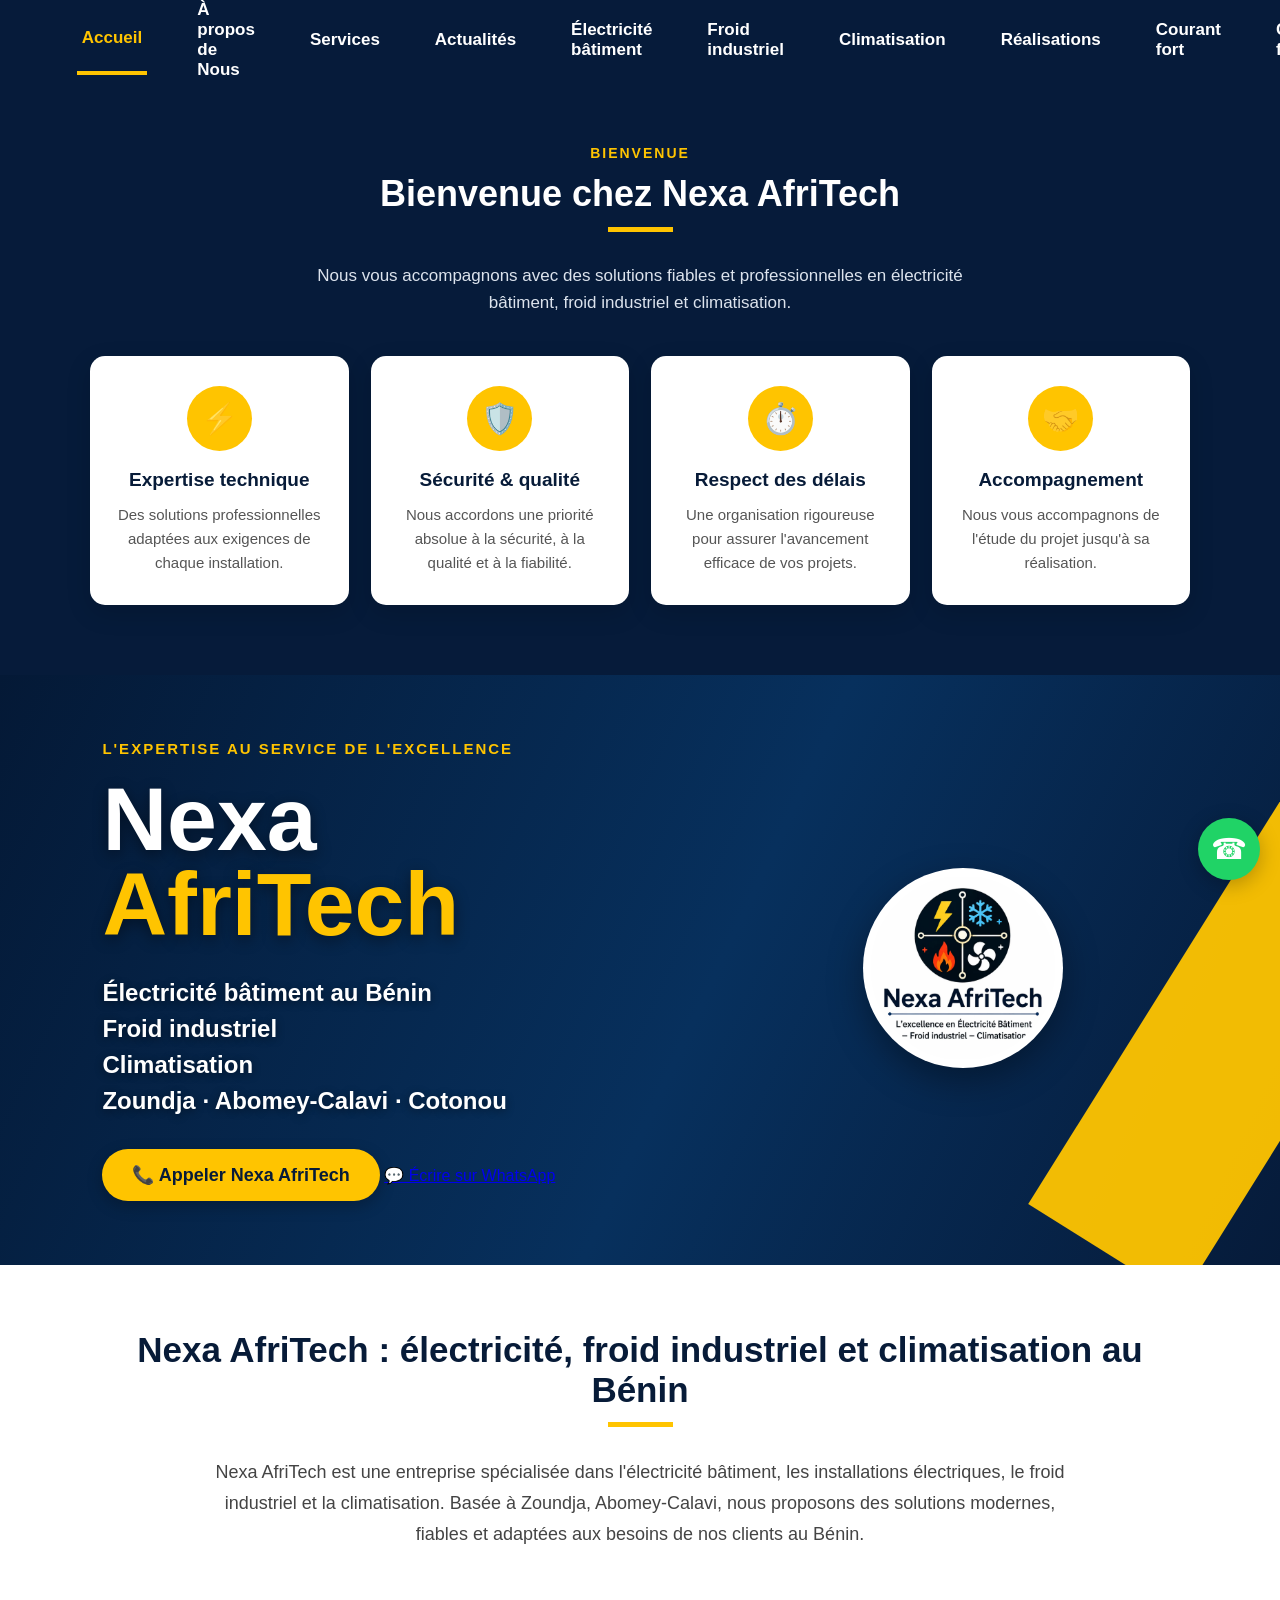
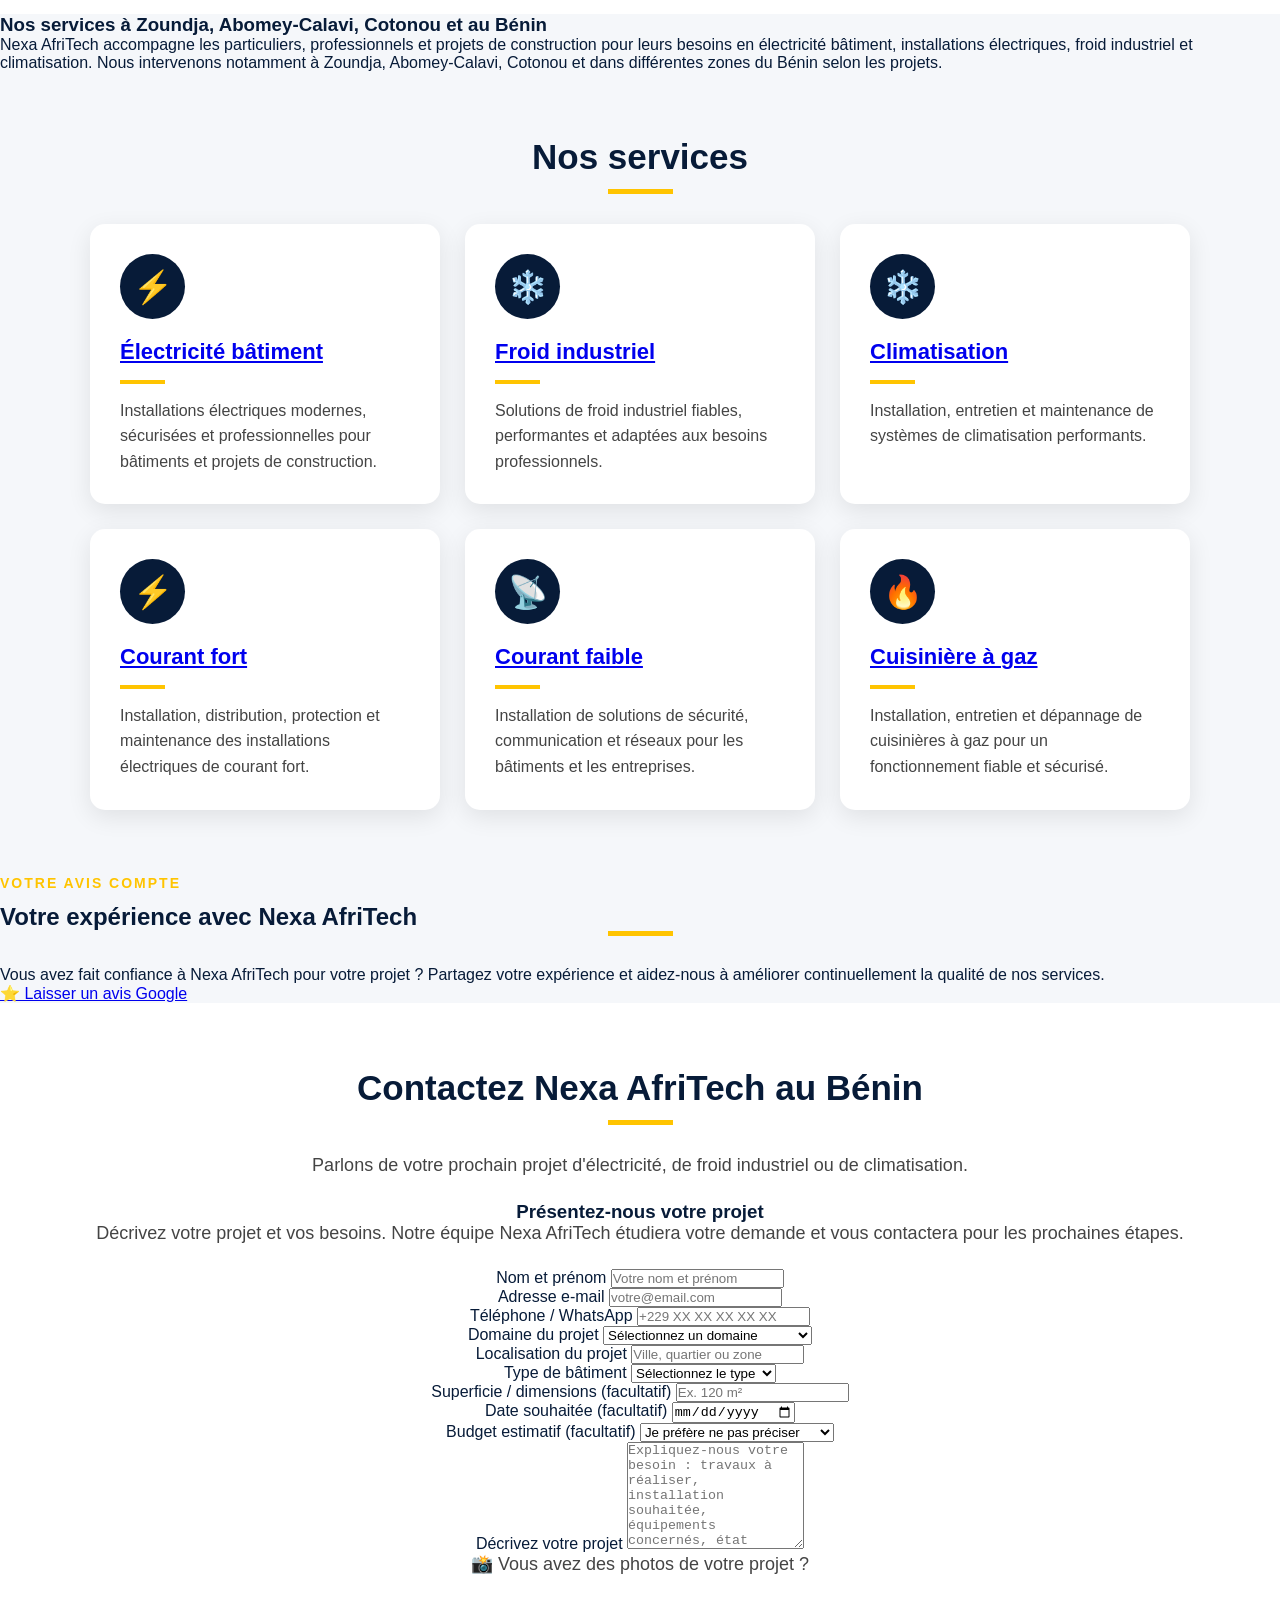
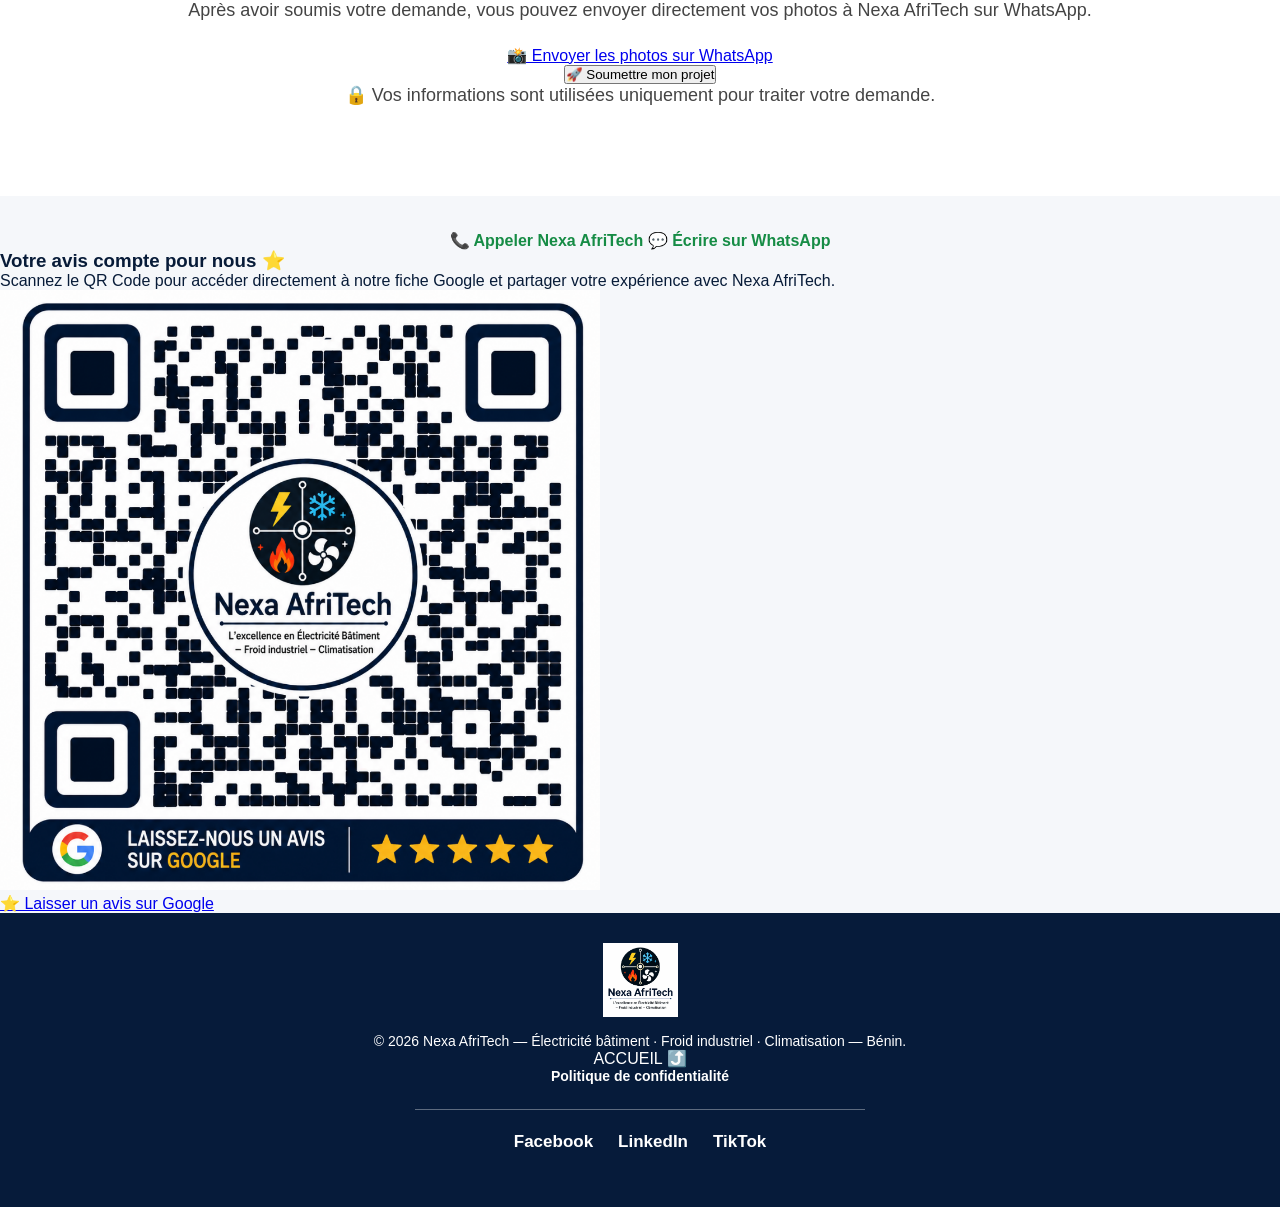
<file: index.html>
<!DOCTYPE html>  <html lang="fr">  <head>  <meta charset="UTF-8">  

<meta  
    name="viewport"  
    content="width=device-width, initial-scale=1.0">  

<!-- =========================  
     SEO PRINCIPAL  
========================== -->  

<title>  
    Nexa AfriTech | Électricité bâtiment, Froid industriel & Climatisation au Bénin  
</title>  

<meta  
    name="description"  
    content="Nexa AfriTech au Bénin : spécialiste en électricité bâtiment, installations électriques, froid industriel et climatisation à Zoundja, Abomey-Calavi et Cotonou.">  

<meta  
    name="robots"  
    content="index, follow, max-image-preview:large">  

<meta  
    name="author"  
    content="Nexa AfriTech">  

<meta  
    name="theme-color"  
    content="#061b3a">  

<meta  
    name="referrer"  
    content="strict-origin-when-cross-origin">  

<link  
    rel="canonical"  
    href="https://nexaafritech71-afk.github.io/NexaAfriTech/">  


<!-- =========================  
     FAVICON  
========================== -->  

<link  
    rel="icon"  
    href="favicon.ico"  
    type="image/x-icon">  


<!-- =========================  
     OPEN GRAPH  
========================== -->  

<meta  
    property="og:type"  
    content="website">  

<meta  
    property="og:locale"  
    content="fr_BJ">  

<meta  
    property="og:site_name"  
    content="Nexa AfriTech">  

<meta  
    property="og:title"  
    content="Nexa AfriTech | Électricité bâtiment, Froid industriel & Climatisation">  

<meta  
    property="og:description"  
    content="Électricité bâtiment, froid industriel et climatisation à Zoundja, Abomey-Calavi, Cotonou et au Bénin. Des solutions professionnelles pour vos projets.">  

<meta  
    property="og:url"  
    content="https://nexaafritech71-afk.github.io/NexaAfriTech/">  

<meta  
    property="og:image"  
    content="https://nexaafritech71-afk.github.io/NexaAfriTech/logo.webp">  

<meta  
    property="og:image:alt"  
    content="Logo officiel de Nexa AfriTech">  

<meta  
    property="og:image:type"  
    content="image/webp">  

<meta  
    property="og:image:width"  
    content="1068">  

<meta  
    property="og:image:height"  
    content="1057">  


<!-- =========================  
     TWITTER / X  
========================== -->  

<meta  
    name="twitter:card"  
    content="summary_large_image">  

<meta  
    name="twitter:title"  
    content="Nexa AfriTech | Électricité bâtiment, Froid industriel & Climatisation">  

<meta  
    name="twitter:description"  
    content="Électricité bâtiment, froid industriel et climatisation à Zoundja, Abomey-Calavi, Cotonou et au Bénin.">  

<meta  
    name="twitter:image"  
    content="https://nexaafritech71-afk.github.io/NexaAfriTech/logo.webp">  

<meta  
    name="twitter:image:alt"  
    content="Logo officiel Nexa AfriTech">  


<!-- =========================  
     DONNÉES STRUCTURÉES  
     ENTREPRISE LOCALE  
========================== -->  

<script type="application/ld+json">  
{  
  "@context": "https://schema.org",  
  "@type": "LocalBusiness",  

  "@id": "https://nexaafritech71-afk.github.io/NexaAfriTech/#business",  

  "name": "Nexa AfriTech",  

  "alternateName": "Nexa AfriTech Zoundja Bénin",  

  "url": "https://nexaafritech71-afk.github.io/NexaAfriTech/",  

  "logo": "https://nexaafritech71-afk.github.io/NexaAfriTech/logo.webp",  

  "image": "https://nexaafritech71-afk.github.io/NexaAfriTech/logo.webp",  

  "description": "Nexa AfriTech est une entreprise spécialisée en électricité bâtiment, installations électriques, froid industriel et climatisation au Bénin.",  

  "telephone": [  
    "+229 01 62 33 10 17",  
    "+229 01 95 41 12 31"  
  ],  

  "email": "nexaafritech71@gmail.com",  

  "address": {  
    "@type": "PostalAddress",  
    "addressLocality": "Zoundja, Abomey-Calavi",  
    "addressRegion": "Atlantique",  
    "addressCountry": "BJ"  
  },  

  "areaServed": [  
    {  
      "@type": "Place",  
      "name": "Zoundja"  
    },  
    {  
      "@type": "City",  
      "name": "Abomey-Calavi"  
    },  
    {  
      "@type": "City",  
      "name": "Cotonou"  
    },  
    {  
      "@type": "Country",  
      "name": "Bénin"  
    },  
  ],  

  "serviceType": [  
    "Électricité bâtiment",  
    "Installations électriques",  
    "Froid industriel",  
    "Climatisation",  
    "Maintenance électrique",  
    "Maintenance climatisation"  
  ],  

  "knowsAbout": [  
    "Électricité bâtiment",  
    "Installations électriques",  
    "Électricité bâtiment au Bénin",  
    "Froid industriel",  
    "Froid industriel au Bénin",  
    "Climatisation",  
    "Climatisation au Bénin",  
    "Maintenance électrique",  
    "Maintenance climatisation"  
  ],  

  "contactPoint": {  
    "@type": "ContactPoint",  
    "telephone": "+229 01 62 33 10 17",  
    "contactType": "customer service",  
    "areaServed": "BJ",  
    "availableLanguage": "French"  
  }  
}  
</script>  


<!-- =========================  
     DONNÉES STRUCTURÉES  
     SITE WEB  
========================== -->  

<script type="application/ld+json">  
{  
  "@context": "https://schema.org",  
  "@type": "WebSite",  

  "@id": "https://nexaafritech71-afk.github.io/NexaAfriTech/#website",  

  "url": "https://nexaafritech71-afk.github.io/NexaAfriTech/",  

  "name": "Nexa AfriTech",  

  "description": "Site officiel de Nexa AfriTech, entreprise spécialisée en électricité bâtiment, froid industriel et climatisation au Bénin.",  

  "inLanguage": "fr-BJ",  

  "publisher": {  
    "@id": "https://nexaafritech71-afk.github.io/NexaAfriTech/#business"  
  }  
}  
</script>  


<!-- =========================  
     CSS  
========================== -->  

<link  
    rel="stylesheet"  
    href="style.css">

</head>  <body>  <header class="navbar">  <a  
    href="index.html"  
    class="brand"  
    aria-label="Nexa AfriTech - Accueil">  

    <img  
        src="logo.webp"  
        width="1068"  
        height="1057"  
        alt="Logo officiel Nexa AfriTech"  
        decoding="async">  

</a>  


<nav  
    class="nav-links"  
    id="navLinks"  
    aria-label="Navigation principale">  

    <a  
        href="index.html"  
        class="active">  

        Accueil  

    </a>  
    
<a href="a-propos.html">À propos de Nous </a>
    
    <a href="services.html">
    Services
    </a>

    <a href="actualites.html">
            Actualités
    </a>

    <a href="electricite-batiment.html">  
        Électricité bâtiment  
    </a>  

    <a href="froid-industriel.html">  
        Froid industriel  
    </a>  

    <a href="climatisation.html">  
        Climatisation  
    </a>  

    <a href="realisations.html">  
        Réalisations  
    </a>  

<a href="courant-fort.html">
    Courant fort
</a>

    <a href="courant-faible.html">
      Courant faible 
 </a>
    
<a href="recrutement.html">
    Recrutement
</a>
    <a href="#contact">  
        Contact  
    </a>  

</nav>  


<button  
    class="menu-toggle"  
    id="menuToggle"  
    type="button"  
    aria-label="Ouvrir le menu"  
    aria-expanded="false"  
    aria-controls="navLinks">  

    ☰  

</button>

</header>  <!-- =========================  
     POURQUOI NOUS CHOISIR  
========================== -->  <section class="why-us">  <p class="section-subtitle">
    BIENVENUE
</p>

<h2>
    Bienvenue chez Nexa AfriTech
</h2>

<div class="yellow-line"></div>

<p class="why-intro">
    Nous vous accompagnons avec des solutions fiables et professionnelles
    en électricité bâtiment, froid industriel et climatisation.
</p>


<div class="why-grid">  


    <div class="why-card">  

        <div class="why-icon">  
            ⚡  
        </div>  

        <h3>  
            Expertise technique  
        </h3>  

        <p>  
            Des solutions professionnelles adaptées  
            aux exigences de chaque installation.  
        </p>  

    </div>  



    <div class="why-card">  

        <div class="why-icon">  
            🛡️  
        </div>  

        <h3>  
            Sécurité & qualité  
        </h3>  

        <p>  
            Nous accordons une priorité absolue à la  
            sécurité, à la qualité et à la fiabilité.  
        </p>  

    </div>  



    <div class="why-card">  

        <div class="why-icon">  
            ⏱️  
        </div>  

        <h3>  
            Respect des délais  
        </h3>  

        <p>  
            Une organisation rigoureuse pour assurer  
            l'avancement efficace de vos projets.  
        </p>  

    </div>  



    <div class="why-card">  

        <div class="why-icon">  
            🤝  
        </div>  

        <h3>  
            Accompagnement  
        </h3>  

        <p>  
            Nous vous accompagnons de l'étude du projet  
            jusqu'à sa réalisation.  
        </p>  

    </div>  


</div>

</section>  <!-- =========================  
     HERO  
========================== -->  <section class="hero">  <div class="hero-content">  

    <p class="hero-small">  
        L'EXPERTISE AU SERVICE DE L'EXCELLENCE  
    </p>  


    <h1>  
        Nexa <span>AfriTech</span>  
    </h1>  


    <p class="hero-text">  

        Électricité bâtiment au Bénin<br>  
        Froid industriel<br>  
        Climatisation<br>  
        Zoundja · Abomey-Calavi · Cotonou  

    </p>  


    <a
    href="tel:+2290162331017"
    class="call-button"
    aria-label="Appeler Nexa AfriTech">

    📞 Appeler Nexa AfriTech 

</a>

<a
    href="https://wa.me/2290162331017"
    class="hero-whatsapp"
    target="_blank"
    rel="noopener noreferrer"
    aria-label="Contacter Nexa AfriTech sur WhatsApp">

    💬 Écrire sur WhatsApp 

</a>

</div>  


<div class="hero-logo">  

    <img  
        src="logo.webp"  
        loading="eager"  
        fetchpriority="high"  
        decoding="async"  
        width="1068"  
        height="1057"  
        alt="Nexa AfriTech - électricité bâtiment, froid industriel et climatisation au Bénin">  

</div>

</section>  <!-- =========================  
     QUI SOMMES-NOUS  
========================== -->  <section class="about">  <h2>  
    Nexa AfriTech : électricité, froid industriel et climatisation au Bénin  
</h2>  


<div class="yellow-line"></div>  


<p>  

    Nexa AfriTech est une entreprise spécialisée dans  
    l'électricité bâtiment, les installations électriques,  
    le froid industriel et la climatisation.  

    Basée à Zoundja, Abomey-Calavi, nous proposons  
    des solutions modernes, fiables et adaptées  
    aux besoins de nos clients au Bénin.  

</p>

</section>  <!-- =========================  
     SEO LOCAL  
========================== -->  <div  
    class="local-seo"  
    aria-label="Zone d’intervention">  <h3>  
    Nos services à Zoundja, Abomey-Calavi, Cotonou et au Bénin  
</h3>  


<p>  

    Nexa AfriTech accompagne les particuliers,  
    professionnels et projets de construction pour leurs  
    besoins en électricité bâtiment, installations électriques,  
    froid industriel et climatisation.  

    Nous intervenons notamment à Zoundja, Abomey-Calavi,  
    Cotonou et dans différentes zones du Bénin selon les projets.  

</p>

</div>  <!-- =========================  
     SERVICES  
========================== -->  <section  
    class="services"  
    id="services">  <h2>  
    Nos services  
</h2>  


<div class="yellow-line"></div>  


<div class="services-grid">  


    <div class="service-card">  

        <div class="service-icon">  
            ⚡  
        </div>  


        <h3>  
            <a href="electricite-batiment.html">  
                Électricité bâtiment  
            </a>  
        </h3>  


        <div class="small-line"></div>  


        <p>  

            Installations électriques modernes,  
            sécurisées et professionnelles pour  
            bâtiments et projets de construction.  

        </p>  

    </div>  



    <div class="service-card">  

        <div class="service-icon">  
            ❄️  
        </div>  


        <h3>  
            <a href="froid-industriel.html">  
                Froid industriel  
            </a>  
        </h3>  


        <div class="small-line"></div>  


        <p>  

            Solutions de froid industriel fiables,  
            performantes et adaptées aux besoins  
            professionnels.  

        </p>  

    </div>  



    <div class="service-card">  

        <div class="service-icon">  
            ❄️  
        </div>  


        <h3>  
            <a href="climatisation.html">  
                Climatisation  
            </a>  
        </h3>  


        <div class="small-line"></div>  


        <p>  

            Installation, entretien et maintenance  
            de systèmes de climatisation performants.  

        </p>  

    </div>  

    <!-- COURANT FORT -->
<div class="service-card">

    <div class="service-icon">
        ⚡
    </div>

    <h3>
        <a href="courant-fort.html">
            Courant fort
        </a>
    </h3>

    <div class="small-line"></div>

    <p>
        Installation, distribution, protection et maintenance
        des installations électriques de courant fort.
    </p>

</div>


<!-- COURANT FAIBLE -->
<div class="service-card">

    <div class="service-icon">
        📡
    </div>

    <h3>
        <a href="courant-faible.html">
            Courant faible
        </a>
    </h3>

    <div class="small-line"></div>

    <p>
        Installation de solutions de sécurité, communication
        et réseaux pour les bâtiments et les entreprises.
    </p>

</div>


<!-- CUISINIÈRE À GAZ -->
<div class="service-card">

    <div class="service-icon">
        🔥
    </div>

    <h3>
        <a href="cuisiniere-gaz.html">
            Cuisinière à gaz
        </a>
    </h3>

    <div class="small-line"></div>

    <p>
        Installation, entretien et dépannage de cuisinières
        à gaz pour un fonctionnement fiable et sécurisé.
    </p>

</div>


</div>

</section>  <!-- =========================  
     AVIS GOOGLE  
========================== -->  <section  
    class="google-reviews"  
    aria-labelledby="google-reviews-title">  <p class="section-subtitle">  
    VOTRE AVIS COMPTE  
</p>  


<h2 id="google-reviews-title">  
    Votre expérience avec Nexa AfriTech  
</h2>  


<div class="yellow-line"></div>  


<p class="google-reviews-text">  

    Vous avez fait confiance à Nexa AfriTech pour votre projet ?  
    Partagez votre expérience et aidez-nous à améliorer continuellement  
    la qualité de nos services.  

</p>  


<a  
    href="https://g.page/r/CdScLRGfyxUdEAE/review"  
    class="google-review-button"  
    target="_blank"  
    rel="noopener noreferrer"  
    aria-label="Laisser un avis Google sur Nexa AfriTech">  

    ⭐ Laisser un avis Google  

</a>

</section>  <!-- =========================  
     CONTACT  
========================== -->  <section  
    class="contact"  
    id="contact">  <h2>  
    Contactez Nexa AfriTech au Bénin  
</h2>  


<div class="yellow-line"></div>  


<p>  
    Parlons de votre prochain projet d'électricité,  
    de froid industriel ou de climatisation.  
</p>  


<!-- =========================
     FORMULAIRE CLIENT — NEXA AFRITECH
========================== -->

<form
    class="contact-form-realisation"
    action="https://formspree.io/f/xrpzeogd"
    method="POST"
    aria-label="Formulaire de demande de projet Nexa AfriTech">

    <h3>
        Présentez-nous votre projet
    </h3>

    <p class="form-intro">
        Décrivez votre projet et vos besoins.
        Notre équipe Nexa AfriTech étudiera votre demande
        et vous contactera pour les prochaines étapes.
    </p>

    <!-- Sujet de l'e-mail reçu -->
    <input
        type="hidden"
        name="subject"
        value="Nouvelle demande de projet - Nexa AfriTech">


    <div class="contact-form-grid">

        <!-- NOM -->

        <div class="form-group">

            <label for="nom">
                Nom et prénom
            </label>

            <input
                type="text"
                id="nom"
                name="nom"
                placeholder="Votre nom et prénom"
                autocomplete="name"
                required>

        </div>


        <!-- EMAIL -->

        <div class="form-group">

            <label for="email">
                Adresse e-mail
            </label>

            <input
                type="email"
                id="email"
                name="email"
                placeholder="votre@email.com"
                autocomplete="email"
                required>

        </div>


        <!-- TÉLÉPHONE / WHATSAPP -->

        <div class="form-group">

            <label for="telephone">
                Téléphone / WhatsApp
            </label>

            <input
                type="tel"
                id="telephone"
                name="telephone"
                placeholder="+229 XX XX XX XX XX"
                autocomplete="tel"
                required>

        </div>


        <!-- DOMAINE -->

        <div class="form-group">

            <label for="domaine">
                Domaine du projet
            </label>

            <select
                id="domaine"
                name="domaine"
                required>

                <option value="" selected disabled>
                    Sélectionnez un domaine
                </option>

                <option value="Électricité bâtiment">
                    ⚡ Électricité bâtiment
                </option>

                <option value="Froid industriel">
                    ❄️ Froid industriel
                </option>

                <option value="Climatisation">
                    🌬️ Climatisation
                </option>

                <option value="Électricité et climatisation">
                    ⚡🌬️ Électricité + Climatisation
                </option>

                <option value="Autre">
                    Autre
                </option>

            </select>

        </div>


        <!-- LOCALISATION -->

        <div class="form-group">

            <label for="localisation">
                Localisation du projet
            </label>

            <input
                type="text"
                id="localisation"
                name="localisation"
                placeholder="Ville, quartier ou zone"
                required>

        </div>


        <!-- TYPE DE BÂTIMENT -->

        <div class="form-group">

            <label for="batiment">
                Type de bâtiment
            </label>

            <select
                id="batiment"
                name="batiment"
                required>

                <option value="" selected disabled>
                    Sélectionnez le type
                </option>

                <option value="Maison">
                    Maison
                </option>

                <option value="Appartement">
                    Appartement
                </option>

                <option value="Bureau">
                    Bureau
                </option>

                <option value="Commerce">
                    Commerce
                </option>

                <option value="Atelier">
                    Atelier
                </option>

                <option value="Usine / site industriel">
                    Usine / site industriel
                </option>

                <option value="Autre">
                    Autre
                </option>

            </select>

        </div>


        <!-- SUPERFICIE -->

        <div class="form-group">

            <label for="superficie">
                Superficie / dimensions
                <span>(facultatif)</span>
            </label>

            <input
                type="text"
                id="superficie"
                name="superficie"
                placeholder="Ex. 120 m²">

        </div>


        <!-- DATE -->

        <div class="form-group">

            <label for="date-projet">
                Date souhaitée
                <span>(facultatif)</span>
            </label>

            <input
                type="date"
                id="date-projet"
                name="date_projet">

        </div>


        <!-- BUDGET -->

        <div class="form-group">

            <label for="budget">
                Budget estimatif
                <span>(facultatif)</span>
            </label>

            <select
                id="budget"
                name="budget">

                <option value="" selected>
                    Je préfère ne pas préciser
                </option>

                <option value="Moins de 500 000 FCFA">
                    Moins de 500 000 FCFA
                </option>

                <option value="500 000 à 1 000 000 FCFA">
                    500 000 à 1 000 000 FCFA
                </option>

                <option value="1 000 000 à 5 000 000 FCFA">
                    1 000 000 à 5 000 000 FCFA
                </option>

                <option value="Plus de 5 000 000 FCFA">
                    Plus de 5 000 000 FCFA
                </option>

                <option value="À définir">
                    À définir
                </option>

            </select>

        </div>


        <!-- DESCRIPTION DU PROJET -->

        <div class="form-group full">

            <label for="message">
                Décrivez votre projet
            </label>

            <textarea
                id="message"
                name="message"
                rows="7"
                placeholder="Expliquez-nous votre besoin : travaux à réaliser, installation souhaitée, équipements concernés, état actuel de l'installation, contraintes particulières..."
                required></textarea>

        </div>

    </div>


    <!-- =========================
         ENVOI DES PHOTOS WHATSAPP
    ========================== -->

    <div class="photos-projet">

        <p class="photos-projet-title">
            📸 Vous avez des photos de votre projet ?
        </p>

        <p class="photos-projet-text">
            Après avoir soumis votre demande, vous pouvez
            envoyer directement vos photos à Nexa AfriTech
            sur WhatsApp.
        </p>

        <a
            href="https://wa.me/2290162331017?text=Bonjour%20Nexa%20AfriTech%2C%20je%20viens%20de%20pr%C3%A9senter%20mon%20projet%20sur%20votre%20site.%20Je%20souhaite%20vous%20transmettre%20les%20photos%20de%20mon%20projet."
            class="photos-whatsapp"
            target="_blank"
            rel="noopener noreferrer">

            📸 Envoyer les photos sur WhatsApp

        </a>

    </div>


    <!-- =========================
         BOUTON ENVOI
    ========================== -->

    <button
        type="submit"
        class="contact-submit">

        🚀 Soumettre mon projet

    </button>


    <!-- CONFIDENTIALITÉ -->

    <p class="form-note">
        🔒 Vos informations sont utilisées uniquement
        pour traiter votre demande.
    </p>

</form>

</section>



<div class="contact-info">

    <a
        href="tel:+2290162331017"
        class="contact-call-button"
        aria-label="Appeler Nexa AfriTech">

        📞 Appeler Nexa AfriTech

    </a>

    <a
        href="https://wa.me/2290162331017"
        class="contact-whatsapp-button"
        target="_blank"
        rel="noopener noreferrer"
        aria-label="Contacter Nexa AfriTech sur WhatsApp">

        💬 Écrire sur WhatsApp

    </a>

</div>


</div>



<!-- =========================  
     QR CODE AVIS GOOGLE  
========================== -->  

<div class="google-review">  

    <h3>  
        Votre avis compte pour nous ⭐  
    </h3>  


    <p>  

        Scannez le QR Code pour accéder directement  
        à notre fiche Google et partager votre expérience  
        avec Nexa AfriTech.  

    </p>  


    <div class="qr-code-box">  

        <img  
            src="qr-google-avis.png"  
            alt="QR Code pour laisser un avis Google à Nexa AfriTech"  
            loading="lazy"  
            decoding="async"  
            width="600"  
            height="600">  

    </div>  


    <a  
        href="https://g.page/r/CdScLRGfyxUdEAE/review"  
        class="google-review-button"  
        target="_blank"  
        rel="noopener noreferrer"  
        aria-label="Laisser un avis Google sur Nexa AfriTech">  

        ⭐ Laisser un avis sur Google  

    </a>  

</div>

</section>  <!-- =========================  
     WHATSAPP  
========================== -->  <a  
href="https://wa.me/2290162331017"  
class="whatsapp"  
target="_blank"  
rel="noopener noreferrer"  
aria-label="Contacter Nexa AfriTech sur WhatsApp">

☎

</a>  <!-- =========================  
     PIED DE PAGE  
========================== -->  <footer>  <img  
    src="logo.webp"  
    width="1068"  
    height="1057"  
    loading="lazy"  
    decoding="async"  
    alt="Logo officiel Nexa AfriTech">  


<p>  

    © 2026 Nexa AfriTech —  
    Électricité bâtiment · Froid industriel · Climatisation —  
    Bénin.  

</p>
    
   <div class="footer-links" style="display: flex !important; justify-content: center !important; gap: 35px !important;">

    <a
        href="index.html"
        style="
            color: #ffffff !important;
            text-decoration: none !important;">
        ACCUEIL ⤴️
    </a>
  
 
   </div>  

    <p>
    <a
        href="confidentialite.html"
        style="
            color: #ffffff !important;
            text-decoration: none !important;
            font-weight: 600 !important;">
        Politique de confidentialité
    </a>
    </p>

    <hr
    style="
        width: 80% !important;
        max-width: 450px !important;
        margin: 25px auto 22px !important;
        border: none !important;
        border-top: 1px solid rgba(255,255,255,0.35) !important;">

<div
    style="
        width: 100% !important;
        display: flex !important;
        justify-content: center !important;
        align-items: center !important;
        gap: 25px !important;
        flex-wrap: wrap !important;
        padding: 0 15px 25px !important;
        box-sizing: border-box !important;">

    <a
        href="https://www.facebook.com/share/18nwniy4Mk/"
        target="_blank"
        rel="noopener noreferrer"
        style="
            color: #ffffff !important;
            text-decoration: none !important;
            font-size: 17px !important;
            font-weight: 600 !important;">
        Facebook
    </a>

    <a
        href="https://www.linkedin.com/in/lodun-serge-balogoun-a13163434"
        target="_blank"
        rel="noopener noreferrer"
        style="
            color: #ffffff !important;
            text-decoration: none !important;
            font-size: 17px !important;
            font-weight: 600 !important;">
        LinkedIn
    </a>

    <a
        href="https://www.tiktok.com/@nexaafritech1"
        target="_blank"
        rel="noopener noreferrer"
        style="
            color: #ffffff !important;
            text-decoration: none !important;
            font-size: 17px !important;
            font-weight: 600 !important;">
        TikTok
    </a>

</div>

</footer>  <script  
    src="script.js"  
    defer>  
</script>  </body>  </html>
</file>
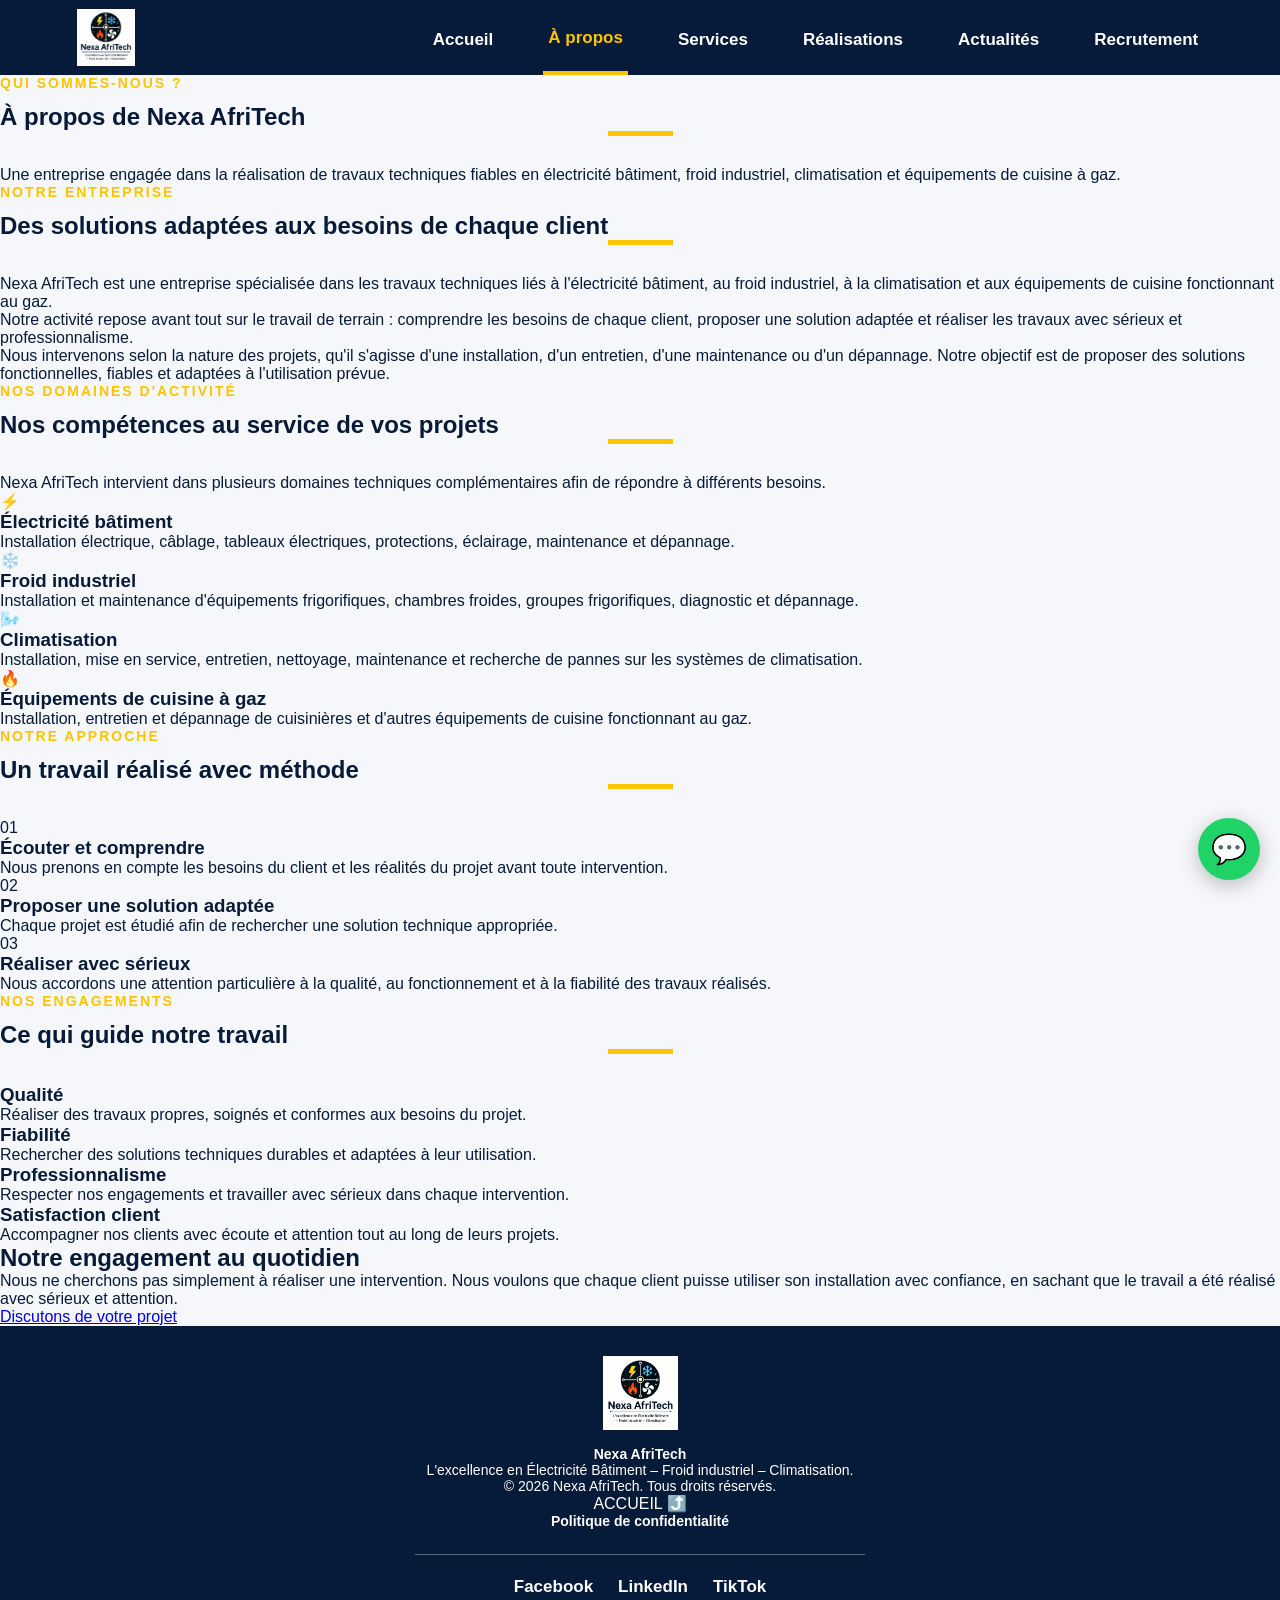
<file: a-propos.html>
<!DOCTYPE html>
<html lang="fr-BJ">

<head>

    <meta charset="UTF-8">

    <meta
        name="viewport"
        content="width=device-width, initial-scale=1.0">

    <title>
        À propos | Nexa AfriTech
    </title>

    <meta
        name="description"
        content="Découvrez Nexa AfriTech, entreprise spécialisée en électricité bâtiment, froid industriel, climatisation et équipements de cuisine à gaz.">

    <meta
        name="robots"
        content="index, follow">

    <meta
        name="author"
        content="Nexa AfriTech">

    <meta
        name="theme-color"
        content="#061b3a">

    <link
        rel="canonical"
        href="https://nexaafritech71-afk.github.io/NexaAfriTech/a-propos.html">

    <!-- OPEN GRAPH -->

    <meta
        property="og:type"
        content="website">

    <meta
        property="og:locale"
        content="fr_BJ">

    <meta
        property="og:site_name"
        content="Nexa AfriTech">

    <meta
        property="og:title"
        content="À propos | Nexa AfriTech">

    <meta
        property="og:description"
        content="Découvrez Nexa AfriTech et nos domaines d'expertise.">

    <meta
        property="og:url"
        content="https://nexaafritech71-afk.github.io/NexaAfriTech/a-propos.html">

    <meta
        property="og:image"
        content="https://nexaafritech71-afk.github.io/NexaAfriTech/logo.webp">

    <link
        rel="stylesheet"
        href="style.css">

</head>


<body>


<!-- =========================
     MENU
========================== -->

<header class="navbar">

    <a
        href="index.html"
        class="brand"
        aria-label="Accueil Nexa AfriTech">

        <img
            src="logo.webp"
            alt="Logo Nexa AfriTech"
            width="58"
            height="58">

    </a>


    <button
        class="menu-toggle"
        id="menuToggle"
        type="button"
        aria-label="Ouvrir le menu"
        aria-expanded="false"
        aria-controls="navLinks">

        ☰

    </button>


    <nav
        class="nav-links"
        id="navLinks"
        aria-label="Navigation principale">

        <a href="index.html">
            Accueil
        </a>

        <a
            href="a-propos.html"
            class="active"
            aria-current="page">

            À propos
        </a>

        <a href="services.html">
            Services
        </a>

        <a href="realisations.html">
            Réalisations
        </a>

        <a href="actualites.html">
            Actualités
        </a>

        <a href="recrutement.html">
            Recrutement
        </a>

    </nav>

</header>


<main>


<!-- =========================
     EN-TÊTE
========================== -->

<section class="apropos-header">

    <p class="section-subtitle">
        QUI SOMMES-NOUS ?
    </p>

    <h1>
        À propos de Nexa AfriTech
    </h1>

    <div class="yellow-line"></div>

    <p>
        Une entreprise engagée dans la réalisation de travaux
        techniques fiables en électricité bâtiment, froid industriel,
        climatisation et équipements de cuisine à gaz.
    </p>

</section>


<!-- =========================
     PRÉSENTATION
========================== -->

<section class="apropos-presentation">

    <div class="apropos-presentation-content">

        <div class="apropos-text">

            <p class="section-subtitle">
                NOTRE ENTREPRISE
            </p>

            <h2>
                Des solutions adaptées aux besoins de chaque client
            </h2>

            <div class="yellow-line"></div>

            <p>
                Nexa AfriTech est une entreprise spécialisée dans les
                travaux techniques liés à l'électricité bâtiment, au froid
                industriel, à la climatisation et aux équipements de cuisine
                fonctionnant au gaz.
            </p>

            <p>
                Notre activité repose avant tout sur le travail de terrain :
                comprendre les besoins de chaque client, proposer une solution
                adaptée et réaliser les travaux avec sérieux et professionnalisme.
            </p>

            <p>
                Nous intervenons selon la nature des projets, qu'il s'agisse
                d'une installation, d'un entretien, d'une maintenance ou d'un
                dépannage. Notre objectif est de proposer des solutions
                fonctionnelles, fiables et adaptées à l'utilisation prévue.
            </p>

        </div>

    </div>

</section>


<!-- =========================
     DOMAINES D'ACTIVITÉ
========================== -->

<section class="apropos-domains">

    <div class="apropos-section-intro">

        <p class="section-subtitle">
            NOS DOMAINES D'ACTIVITÉ
        </p>

        <h2>
            Nos compétences au service de vos projets
        </h2>

        <div class="yellow-line"></div>

        <p>
            Nexa AfriTech intervient dans plusieurs domaines techniques
            complémentaires afin de répondre à différents besoins.
        </p>

    </div>


    <div class="apropos-domains-grid">


        <!-- ÉLECTRICITÉ -->

        <article class="apropos-domain-card">

            <div class="apropos-domain-icon">
                ⚡
            </div>

            <h3>
                Électricité bâtiment
            </h3>

            <p>
                Installation électrique, câblage, tableaux électriques,
                protections, éclairage, maintenance et dépannage.
            </p>

        </article>


        <!-- FROID -->

        <article class="apropos-domain-card">

            <div class="apropos-domain-icon">
                ❄️
            </div>

            <h3>
                Froid industriel
            </h3>

            <p>
                Installation et maintenance d'équipements frigorifiques,
                chambres froides, groupes frigorifiques, diagnostic
                et dépannage.
            </p>

        </article>


        <!-- CLIMATISATION -->

        <article class="apropos-domain-card">

            <div class="apropos-domain-icon">
                🌬️
            </div>

            <h3>
                Climatisation
            </h3>

            <p>
                Installation, mise en service, entretien, nettoyage,
                maintenance et recherche de pannes sur les systèmes
                de climatisation.
            </p>

        </article>


        <!-- GAZ -->

        <article class="apropos-domain-card">

            <div class="apropos-domain-icon">
                🔥
            </div>

            <h3>
                Équipements de cuisine à gaz
            </h3>

            <p>
                Installation, entretien et dépannage de cuisinières
                et d'autres équipements de cuisine fonctionnant au gaz.
            </p>

        </article>

    </div>

</section>


<!-- =========================
     NOTRE FAÇON DE TRAVAILLER
========================== -->

<section class="apropos-work">

    <div class="apropos-work-content">

        <p class="section-subtitle">
            NOTRE APPROCHE
        </p>

        <h2>
            Un travail réalisé avec méthode
        </h2>

        <div class="yellow-line"></div>

        <div class="apropos-work-grid">

            <div class="apropos-work-item">

                <span>01</span>

                <h3>
                    Écouter et comprendre
                </h3>

                <p>
                    Nous prenons en compte les besoins du client
                    et les réalités du projet avant toute intervention.
                </p>

            </div>


            <div class="apropos-work-item">

                <span>02</span>

                <h3>
                    Proposer une solution adaptée
                </h3>

                <p>
                    Chaque projet est étudié afin de rechercher
                    une solution technique appropriée.
                </p>

            </div>


            <div class="apropos-work-item">

                <span>03</span>

                <h3>
                    Réaliser avec sérieux
                </h3>

                <p>
                    Nous accordons une attention particulière
                    à la qualité, au fonctionnement et à la fiabilité
                    des travaux réalisés.
                </p>

            </div>

        </div>

    </div>

</section>


<!-- =========================
     NOS ENGAGEMENTS
========================== -->

<section class="apropos-engagements">

    <div class="apropos-section-intro">

        <p class="section-subtitle">
            NOS ENGAGEMENTS
        </p>

        <h2>
            Ce qui guide notre travail
        </h2>

        <div class="yellow-line"></div>

    </div>


    <div class="apropos-engagements-grid">

        <div class="apropos-engagement">

            <h3>
                Qualité
            </h3>

            <p>
                Réaliser des travaux propres, soignés
                et conformes aux besoins du projet.
            </p>

        </div>


        <div class="apropos-engagement">

            <h3>
                Fiabilité
            </h3>

            <p>
                Rechercher des solutions techniques
                durables et adaptées à leur utilisation.
            </p>

        </div>


        <div class="apropos-engagement">

            <h3>
                Professionnalisme
            </h3>

            <p>
                Respecter nos engagements et travailler
                avec sérieux dans chaque intervention.
            </p>

        </div>


        <div class="apropos-engagement">

            <h3>
                Satisfaction client
            </h3>

            <p>
                Accompagner nos clients avec écoute
                et attention tout au long de leurs projets.
            </p>

        </div>

    </div>

</section>


<!-- =========================
     CONCLUSION
========================== -->

<section class="apropos-conclusion">

    <div class="apropos-conclusion-content">

        <h2>
            Notre engagement au quotidien
        </h2>

        <p>
            Nous ne cherchons pas simplement à réaliser une intervention.
            Nous voulons que chaque client puisse utiliser son installation
            avec confiance, en sachant que le travail a été réalisé avec
            sérieux et attention.
        </p>

        <a
            href="index.html#contact"
            class="apropos-contact-button">

            Discutons de votre projet

        </a>

    </div>

</section>


</main>


<!-- =========================
     WHATSAPP FLOTTANT
========================== -->

<a
    href="https://wa.me/2290162331017?text=Bonjour%20Nexa%20AfriTech%2C%20je%20souhaite%20obtenir%20des%20informations."
    class="whatsapp"
    target="_blank"
    rel="noopener noreferrer"
    aria-label="Contacter Nexa AfriTech sur WhatsApp">

    💬

</a>


<!-- =========================
     FOOTER
========================== -->

<footer>

    <a
        href="index.html"
        aria-label="Retour à l'accueil Nexa AfriTech">

        <img
            src="logo.webp"
            alt="Logo Nexa AfriTech"
            width="90"
            height="90">

    </a>


    <p>
        <strong>Nexa AfriTech</strong><br>
        L'excellence en Électricité Bâtiment –
        Froid industriel – Climatisation.
    </p>


    <p>
        © 2026 Nexa AfriTech.
        Tous droits réservés.
    </p>

     <div class="footer-links" style="display: flex !important; justify-content: center !important; gap: 35px !important;">

    <a
        href="index.html"
        style="
            color: #ffffff !important;
            text-decoration: none !important;">
        ACCUEIL ⤴️
    </a>
  
 
     </div>

    <p>
    <a
        href="confidentialite.html"
        style="
            color: #ffffff !important;
            text-decoration: none !important;
            font-weight: 600 !important;">
        Politique de confidentialité
    </a>
    </p>

    <hr
    style="
        width: 80% !important;
        max-width: 450px !important;
        margin: 25px auto 22px !important;
        border: none !important;
        border-top: 1px solid rgba(255,255,255,0.35) !important;">

<div
    style="
        width: 100% !important;
        display: flex !important;
        justify-content: center !important;
        align-items: center !important;
        gap: 25px !important;
        flex-wrap: wrap !important;
        padding: 0 15px 25px !important;
        box-sizing: border-box !important;">

    <a
        href="https://www.facebook.com/share/18nwniy4Mk/"
        target="_blank"
        rel="noopener noreferrer"
        style="
            color: #ffffff !important;
            text-decoration: none !important;
            font-size: 17px !important;
            font-weight: 600 !important;">
        Facebook
    </a>

    <a
        href="https://www.linkedin.com/in/lodun-serge-balogoun-a13163434"
        target="_blank"
        rel="noopener noreferrer"
        style="
            color: #ffffff !important;
            text-decoration: none !important;
            font-size: 17px !important;
            font-weight: 600 !important;">
        LinkedIn
    </a>

    <a
        href="https://www.tiktok.com/@nexaafritech1"
        target="_blank"
        rel="noopener noreferrer"
        style="
            color: #ffffff !important;
            text-decoration: none !important;
            font-size: 17px !important;
            font-weight: 600 !important;">
        TikTok
    </a>

</div>

</footer>


<!-- =========================
     MENU MOBILE
========================== -->

<script>

const menuToggle = document.getElementById("menuToggle");
const navLinks = document.getElementById("navLinks");

if (menuToggle && navLinks) {

    menuToggle.addEventListener("click", function () {

        const isOpen = navLinks.classList.toggle("show");

        menuToggle.setAttribute(
            "aria-expanded",
            String(isOpen)
        );

    });


    const links = navLinks.querySelectorAll("a");

    links.forEach(function (link) {

        link.addEventListener("click", function () {

            navLinks.classList.remove("show");

            menuToggle.setAttribute(
                "aria-expanded",
                "false"
            );

        });

    });

}

</script>


</body>

          </html>
</file>
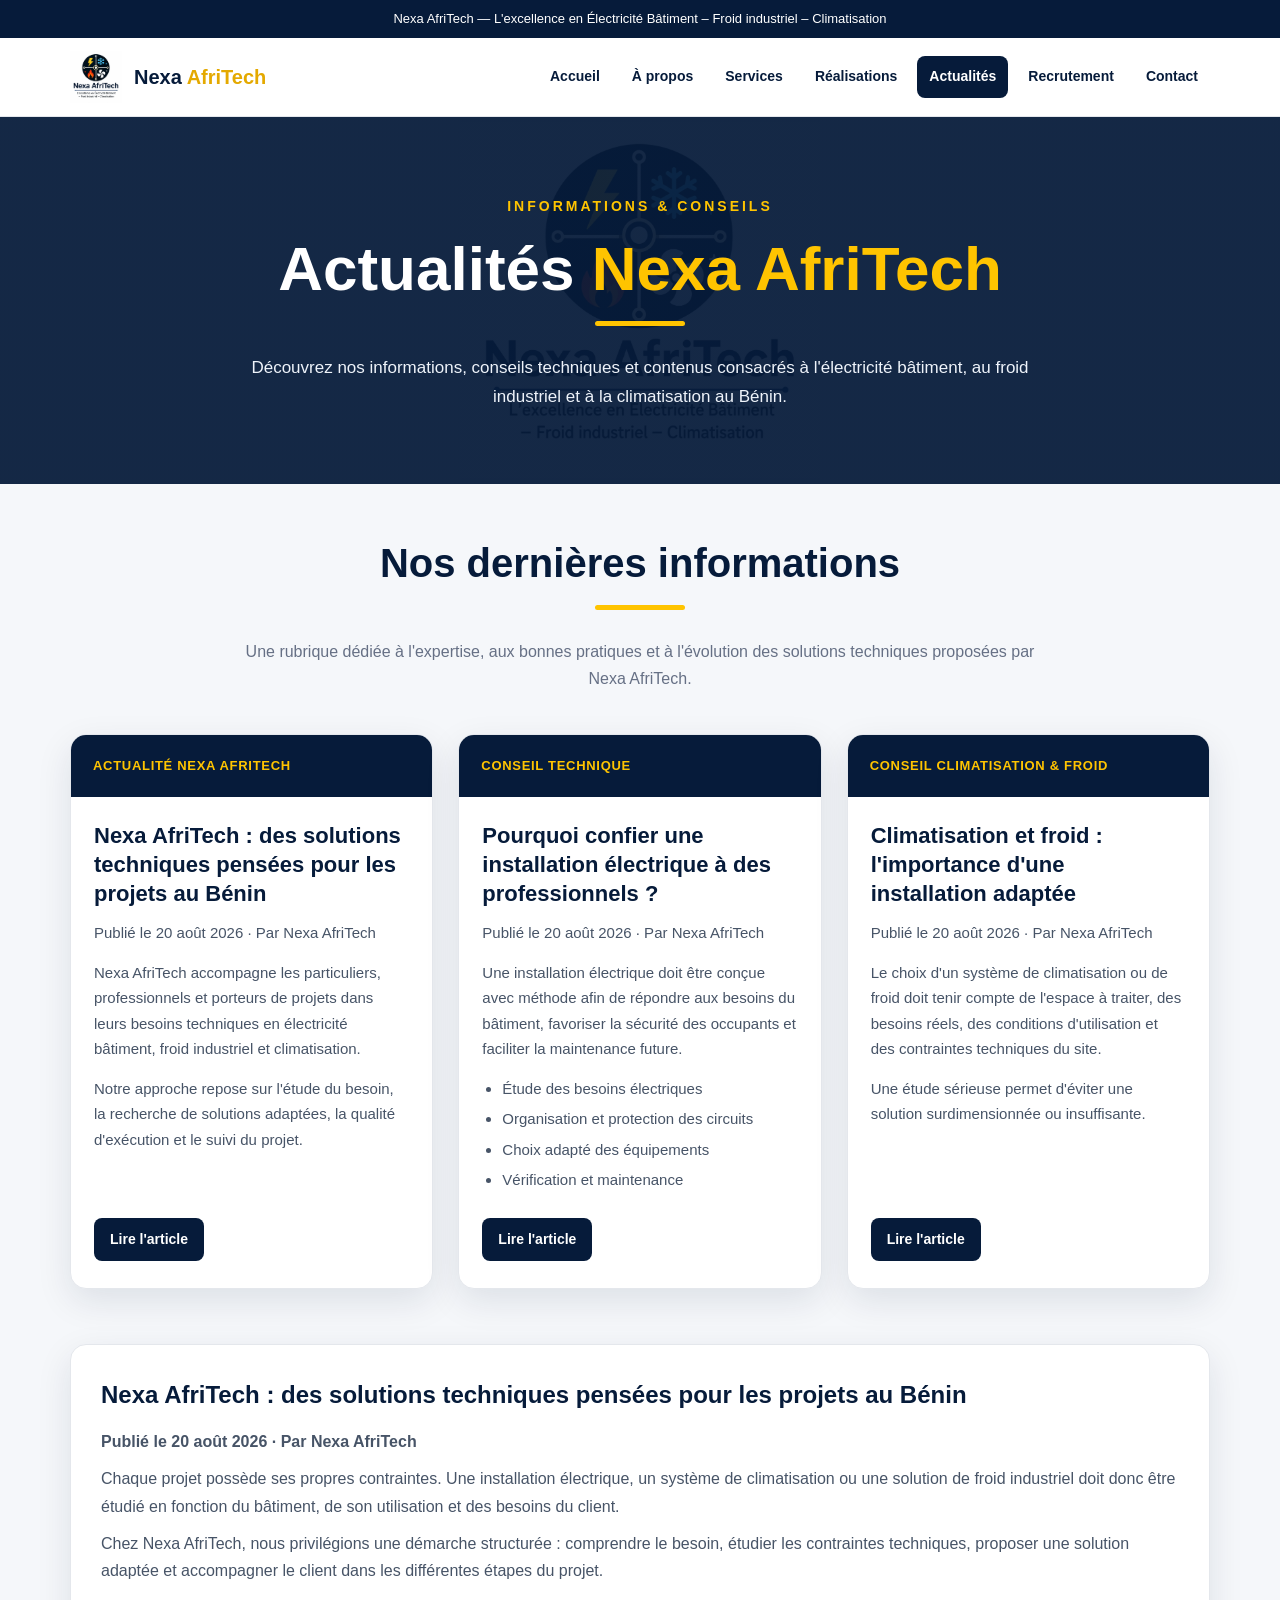
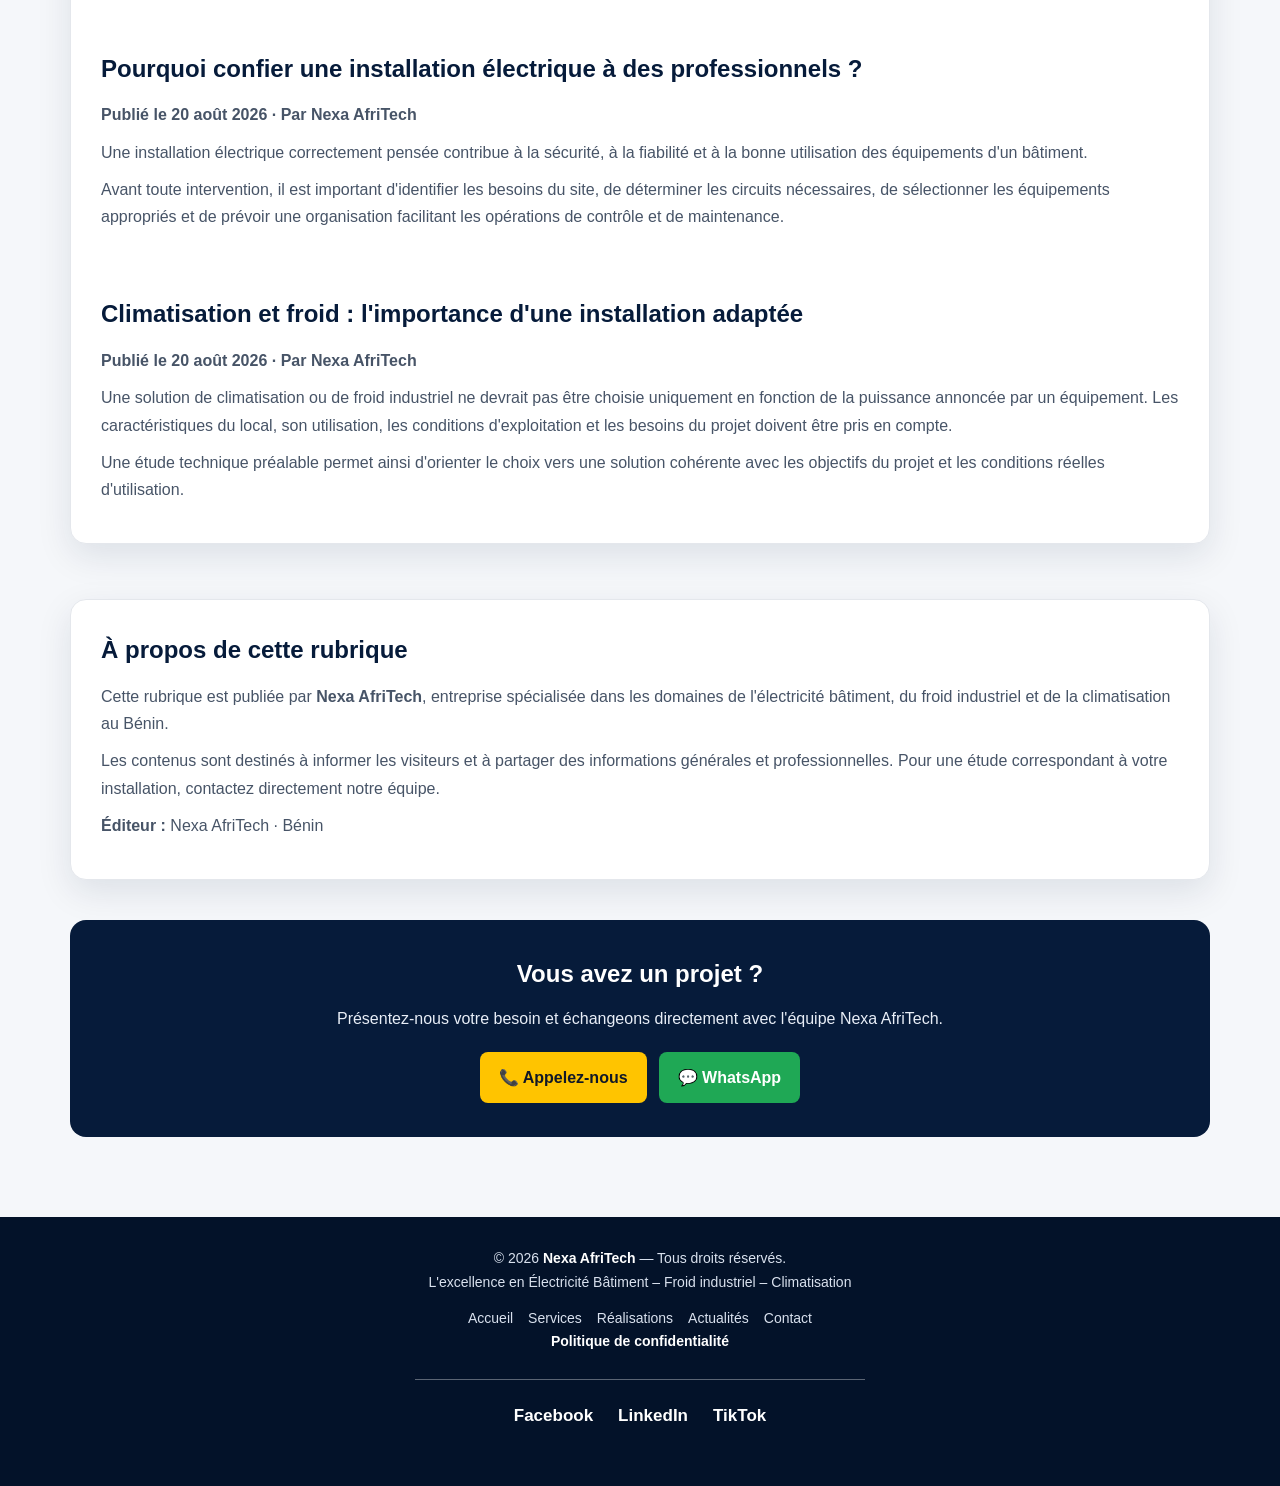
<file: actualites.html>
<!DOCTYPE html>
<html lang="fr">
<head>
<meta charset="UTF-8">
<meta name="viewport" content="width=device-width, initial-scale=1.0">

<title>Actualités Nexa AfriTech | Électricité, Froid industriel et Climatisation au Bénin</title>
<meta name="description" content="Actualités, informations et conseils de Nexa AfriTech au Bénin : électricité bâtiment, froid industriel et climatisation.">
<meta name="robots" content="index, follow">
<link rel="canonical" href="https://nexaafritech71-afk.github.io/NexaAfriTech/actualites.html">

<meta property="og:type" content="website">
<meta property="og:title" content="Actualités Nexa AfriTech | Bénin">
<meta property="og:description" content="Informations et conseils techniques de Nexa AfriTech au Bénin.">
<meta property="og:url" content="https://nexaafritech71-afk.github.io/NexaAfriTech/actualites.html">
<meta property="og:image" content="https://nexaafritech71-afk.github.io/NexaAfriTech/logo.webp">
<link rel="icon" type="image/webp" href="logo.webp">

<script type="application/ld+json">
{
  "@context":"https://schema.org",
  "@type":"CollectionPage",
  "name":"Actualités Nexa AfriTech",
  "description":"Actualités, informations et conseils techniques de Nexa AfriTech au Bénin.",
  "url":"https://nexaafritech71-afk.github.io/NexaAfriTech/actualites.html",
  "inLanguage":"fr",
  "publisher":{
    "@type":"Organization",
    "name":"Nexa AfriTech",
    "url":"https://nexaafritech71-afk.github.io/NexaAfriTech/",
    "logo":{
      "@type":"ImageObject",
      "url":"https://nexaafritech71-afk.github.io/NexaAfriTech/logo.webp"
    }
  }
}
</script>

<style>
:root{--navy:#061b3a;--navy2:#0a254d;--yellow:#ffc400;--white:#fff;--light:#f5f7fa;--text:#172033;--muted:#667085;--border:#e4e7ec;--shadow:0 12px 35px rgba(6,27,58,.10)}
*{box-sizing:border-box;margin:0;padding:0}
html{scroll-behavior:smooth}
body{font-family:Arial,Helvetica,sans-serif;background:var(--light);color:var(--text);line-height:1.7}
a{color:inherit;text-decoration:none}
img{max-width:100%;height:auto;display:block}
.topbar{background:var(--navy);color:#fff;text-align:center;padding:8px 15px;font-size:13px}
header{background:#fff;border-bottom:1px solid var(--border);position:sticky;top:0;z-index:1000}
.nav{max-width:1180px;margin:auto;min-height:78px;padding:12px 20px;display:flex;align-items:center;justify-content:space-between;gap:25px}
.brand{display:flex;align-items:center;gap:12px;font-weight:800;color:var(--navy)}
.brand img{width:52px;height:52px;object-fit:contain}
.brand-text{font-size:20px}
.brand-text span{color:#e4a900}
.menu{display:flex;align-items:center;justify-content:center;flex-wrap:wrap;gap:8px}
.menu a{padding:9px 12px;border-radius:8px;color:var(--navy);font-size:14px;font-weight:700}
.menu a:hover,.menu a.active{background:var(--navy);color:#fff}
.hero{background:linear-gradient(rgba(6,27,58,.94),rgba(6,27,58,.94)),url("logo.webp") center/360px no-repeat;color:#fff;text-align:center;padding:78px 20px 72px}
.hero-small{color:var(--yellow);font-size:14px;font-weight:800;letter-spacing:3px;margin-bottom:16px}
.hero h1{font-size:clamp(34px,6vw,62px);line-height:1.1;margin-bottom:18px}
.hero h1 span{color:var(--yellow)}
.hero>p:last-child{max-width:780px;margin:auto;color:#eef3fa;font-size:17px}
.yellow-line{width:90px;height:5px;background:var(--yellow);margin:18px auto 28px;border-radius:10px}
main{max-width:1180px;margin:auto;padding:55px 20px 80px}
.intro{text-align:center;max-width:820px;margin:0 auto 42px}
.intro h2{color:var(--navy);font-size:clamp(28px,4vw,40px);line-height:1.2}
.intro p{color:var(--muted);font-size:16px}
.news-grid{display:grid;grid-template-columns:repeat(3,1fr);gap:25px}
.news-card{background:#fff;border:1px solid var(--border);border-radius:16px;overflow:hidden;box-shadow:var(--shadow);display:flex;flex-direction:column}
.news-card-top{background:var(--navy);color:var(--yellow);padding:20px 22px;font-size:13px;font-weight:800;letter-spacing:.7px}
.news-card-content{padding:25px 23px 27px;display:flex;flex-direction:column;flex:1}
.news-card h3{color:var(--navy);font-size:22px;line-height:1.3;margin-bottom:12px}
.date{color:var(--muted);font-size:13px;margin-bottom:16px}
.news-card p,.news-card li{color:#475467;font-size:15px}
.news-card p{margin-bottom:14px}
.news-card ul{margin:0 0 20px 20px}
.news-card li{margin-bottom:5px}
.read-more{margin-top:auto;display:inline-block;width:fit-content;background:var(--navy);color:#fff;padding:10px 16px;border-radius:8px;font-size:14px;font-weight:800}
.editorial{margin-top:55px;background:#fff;border:1px solid var(--border);border-radius:16px;padding:30px;box-shadow:var(--shadow)}
.editorial h2{color:var(--navy);margin-bottom:12px}
.editorial p{color:#475467;margin-bottom:10px}
.contact-box{margin-top:40px;background:var(--navy);color:#fff;border-radius:16px;padding:34px 25px;text-align:center}
.contact-box h2{margin-bottom:10px}.contact-box p{color:#e8eef7;margin-bottom:20px}
.buttons{display:flex;justify-content:center;flex-wrap:wrap;gap:12px}
.btn{display:inline-block;padding:12px 19px;border-radius:8px;font-weight:800}
.btn-call{background:var(--yellow);color:#111827}.btn-whatsapp{background:#1fa855;color:#fff}
footer{background:#031229;color:#d9e1ee;text-align:center;padding:30px 20px;font-size:14px}
footer strong{color:#fff}.footer-links{margin-top:12px;display:flex;justify-content:center;flex-wrap:wrap;gap:15px}
footer a:hover{color:var(--yellow)}
@media(max-width:900px){.nav{flex-direction:column;padding-bottom:15px}.news-grid{grid-template-columns:1fr 1fr}}
@media(max-width:620px){.menu{gap:3px}.menu a{font-size:13px;padding:8px 9px}.hero{padding:58px 18px}.news-grid{grid-template-columns:1fr}main{padding-top:40px}.editorial{padding:24px 20px}}
</style>
</head>

<body>
<div class="topbar">Nexa AfriTech — L'excellence en Électricité Bâtiment – Froid industriel – Climatisation</div>

<header>
<nav class="nav" aria-label="Navigation principale">
<a class="brand" href="index.html" aria-label="Nexa AfriTech - Accueil">
<img src="logo.webp" width="1068" height="1057" loading="eager" decoding="async" alt="Logo Nexa AfriTech">
<span class="brand-text">Nexa <span>AfriTech</span></span>
</a>
<div class="menu">
<a href="index.html">Accueil</a>
  <a href="a-propos.html">
    À propos
  </a>
<a href="services.html">Services</a>
<a href="realisations.html">Réalisations</a>
<a href="actualites.html" class="active" aria-current="page">Actualités</a>
  </a>  
<a href="recrutement.html">
    Recrutement
</a>
<a href="index.html#contact">Contact</a>
</div>
</nav>
</header>

<section class="hero">
<p class="hero-small">INFORMATIONS &amp; CONSEILS</p>
<h1>Actualités <span>Nexa AfriTech</span></h1>
<div class="yellow-line"></div>
<p>Découvrez nos informations, conseils techniques et contenus consacrés à l'électricité bâtiment, au froid industriel et à la climatisation au Bénin.</p>
</section>

<main>
<section class="intro" aria-labelledby="titre-actualites">
<h2 id="titre-actualites">Nos dernières informations</h2>
<div class="yellow-line"></div>
<p>Une rubrique dédiée à l'expertise, aux bonnes pratiques et à l'évolution des solutions techniques proposées par Nexa AfriTech.</p>
</section>

<section class="news-grid" aria-label="Articles et informations">

<article class="news-card">
<div class="news-card-top">ACTUALITÉ NEXA AFRITECH</div>
<div class="news-card-content">
<h3>Nexa AfriTech : des solutions techniques pensées pour les projets au Bénin</h3>
<p class="date">Publié le 20 août 2026 · Par Nexa AfriTech</p>
<p>Nexa AfriTech accompagne les particuliers, professionnels et porteurs de projets dans leurs besoins techniques en électricité bâtiment, froid industriel et climatisation.</p>
<p>Notre approche repose sur l'étude du besoin, la recherche de solutions adaptées, la qualité d'exécution et le suivi du projet.</p>
<a class="read-more" href="#article-1">Lire l'article</a>
</div>
</article>

<article class="news-card">
<div class="news-card-top">CONSEIL TECHNIQUE</div>
<div class="news-card-content">
<h3>Pourquoi confier une installation électrique à des professionnels ?</h3>
<p class="date">Publié le 20 août 2026 · Par Nexa AfriTech</p>
<p>Une installation électrique doit être conçue avec méthode afin de répondre aux besoins du bâtiment, favoriser la sécurité des occupants et faciliter la maintenance future.</p>
<ul>
<li>Étude des besoins électriques</li>
<li>Organisation et protection des circuits</li>
<li>Choix adapté des équipements</li>
<li>Vérification et maintenance</li>
</ul>
<a class="read-more" href="#article-2">Lire l'article</a>
</div>
</article>

<article class="news-card">
<div class="news-card-top">CONSEIL CLIMATISATION &amp; FROID</div>
<div class="news-card-content">
<h3>Climatisation et froid : l'importance d'une installation adaptée</h3>
<p class="date">Publié le 20 août 2026 · Par Nexa AfriTech</p>
<p>Le choix d'un système de climatisation ou de froid doit tenir compte de l'espace à traiter, des besoins réels, des conditions d'utilisation et des contraintes techniques du site.</p>
<p>Une étude sérieuse permet d'éviter une solution surdimensionnée ou insuffisante.</p>
<a class="read-more" href="#article-3">Lire l'article</a>
</div>
</article>

</section>

<section class="editorial" aria-label="Articles complets">
<article id="article-1">
<h2>Nexa AfriTech : des solutions techniques pensées pour les projets au Bénin</h2>
<p><strong>Publié le 20 août 2026 · Par Nexa AfriTech</strong></p>
<p>Chaque projet possède ses propres contraintes. Une installation électrique, un système de climatisation ou une solution de froid industriel doit donc être étudié en fonction du bâtiment, de son utilisation et des besoins du client.</p>
<p>Chez Nexa AfriTech, nous privilégions une démarche structurée : comprendre le besoin, étudier les contraintes techniques, proposer une solution adaptée et accompagner le client dans les différentes étapes du projet.</p>
</article>

<br><br>

<article id="article-2">
<h2>Pourquoi confier une installation électrique à des professionnels ?</h2>
<p><strong>Publié le 20 août 2026 · Par Nexa AfriTech</strong></p>
<p>Une installation électrique correctement pensée contribue à la sécurité, à la fiabilité et à la bonne utilisation des équipements d'un bâtiment.</p>
<p>Avant toute intervention, il est important d'identifier les besoins du site, de déterminer les circuits nécessaires, de sélectionner les équipements appropriés et de prévoir une organisation facilitant les opérations de contrôle et de maintenance.</p>
</article>

<br><br>

<article id="article-3">
<h2>Climatisation et froid : l'importance d'une installation adaptée</h2>
<p><strong>Publié le 20 août 2026 · Par Nexa AfriTech</strong></p>
<p>Une solution de climatisation ou de froid industriel ne devrait pas être choisie uniquement en fonction de la puissance annoncée par un équipement. Les caractéristiques du local, son utilisation, les conditions d'exploitation et les besoins du projet doivent être pris en compte.</p>
<p>Une étude technique préalable permet ainsi d'orienter le choix vers une solution cohérente avec les objectifs du projet et les conditions réelles d'utilisation.</p>
</article>
</section>

<section class="editorial">
<h2>À propos de cette rubrique</h2>
<p>Cette rubrique est publiée par <strong>Nexa AfriTech</strong>, entreprise spécialisée dans les domaines de l'électricité bâtiment, du froid industriel et de la climatisation au Bénin.</p>
<p>Les contenus sont destinés à informer les visiteurs et à partager des informations générales et professionnelles. Pour une étude correspondant à votre installation, contactez directement notre équipe.</p>
<p><strong>Éditeur :</strong> Nexa AfriTech · Bénin</p>
</section>

<section class="contact-box">
<h2>Vous avez un projet ?</h2>
<p>Présentez-nous votre besoin et échangeons directement avec l'équipe Nexa AfriTech.</p>
<div class="buttons">
<a class="btn btn-call" href="tel:+2290162331017">📞 Appelez-nous</a>
<a class="btn btn-whatsapp" href="https://wa.me/2290162331017?text=Bonjour%20Nexa%20AfriTech%2C%20je%20souhaite%20avoir%20des%20informations." target="_blank" rel="noopener noreferrer">💬 WhatsApp</a>
</div>
</section>
</main>

<footer>

    <p>
        © 2026 <strong>Nexa AfriTech</strong> — Tous droits réservés.
    </p>

    <p>
        L'excellence en Électricité Bâtiment –
        Froid industriel – Climatisation
    </p>


    <div class="footer-links">

        <a href="index.html">Accueil</a>

        <a href="services.html">Services</a>

        <a href="realisations.html">Réalisations</a>

        <a href="actualites.html">Actualités</a>

        <a href="index.html#contact">Contact</a>

    </div>


    <p>
        <a
            href="confidentialite.html"
            style="
                color: #ffffff !important;
                text-decoration: none !important;
                font-weight: 600 !important;">
            Politique de confidentialité
        </a>
    </p>


    <hr
        style="
            width: 80% !important;
            max-width: 450px !important;
            margin: 25px auto 22px !important;
            border: none !important;
            border-top: 1px solid rgba(255,255,255,0.35) !important;">


    <div
        style="
            width: 100% !important;
            display: flex !important;
            justify-content: center !important;
            align-items: center !important;
            gap: 25px !important;
            flex-wrap: wrap !important;
            padding: 0 15px 25px !important;
            box-sizing: border-box !important;">

        <a
            href="https://www.facebook.com/share/18nwniy4Mk/"
            target="_blank"
            rel="noopener noreferrer"
            style="
                color: #ffffff !important;
                text-decoration: none !important;
                font-size: 17px !important;
                font-weight: 600 !important;">
            Facebook
        </a>

        <a
            href="https://www.linkedin.com/in/nexa-afritech-b%C3%A9nin-56aa30431"
            target="_blank"
            rel="noopener noreferrer"
            style="
                color: #ffffff !important;
                text-decoration: none !important;
                font-size: 17px !important;
                font-weight: 600 !important;">
            LinkedIn
        </a>

        <a
            href="https://www.tiktok.com/@nexaafritech1"
            target="_blank"
            rel="noopener noreferrer"
            style="
                color: #ffffff !important;
                text-decoration: none !important;
                font-size: 17px !important;
                font-weight: 600 !important;">
            TikTok
        </a>

    </div>

</footer>
  
</body>
</html>
</file>
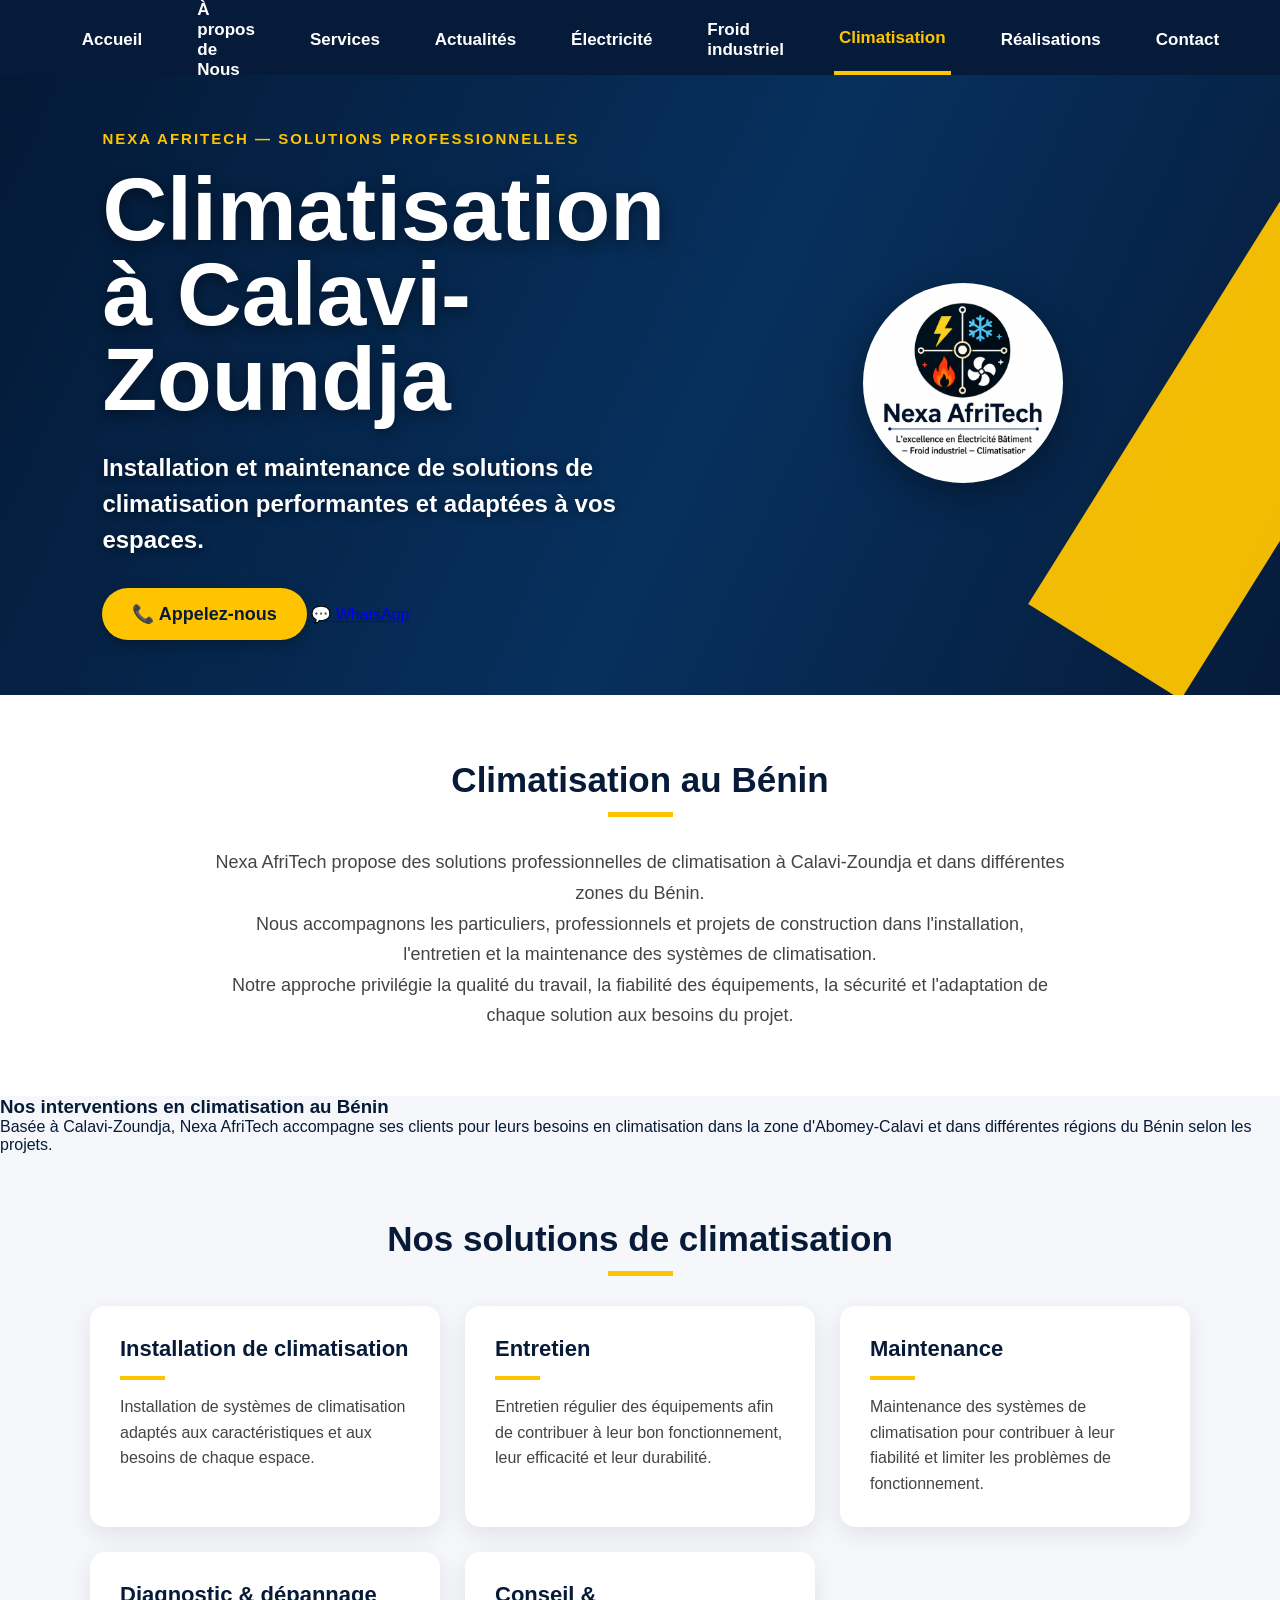
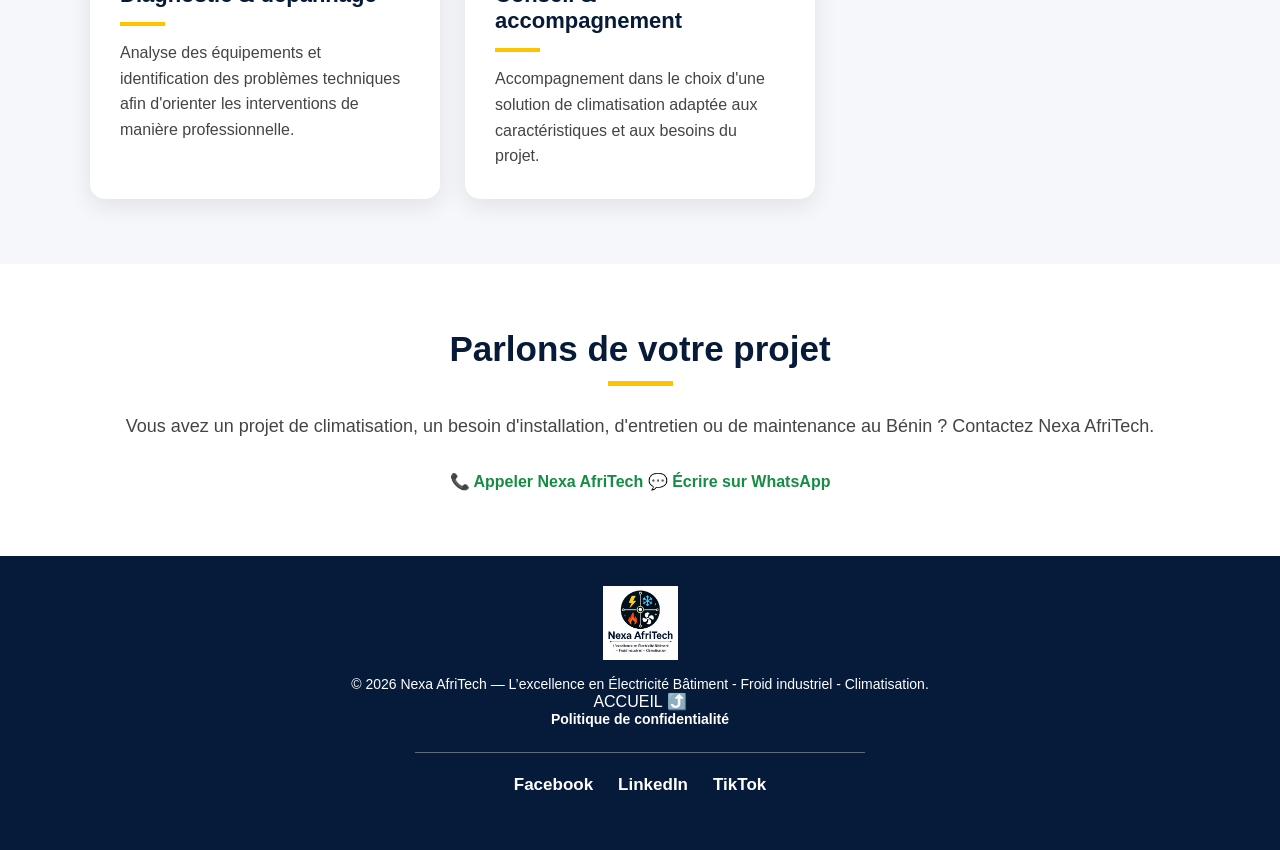
<file: climatisation.html>
<!DOCTYPE html>  <html lang="fr">  <head>  <meta charset="UTF-8">  

<meta  
    name="viewport"  
    content="width=device-width, initial-scale=1.0">  

<!-- =========================  
     SEO PRINCIPAL  
========================== -->  

<title>  
    Climatisation à Calavi-Zoundja | Installation & Maintenance | Nexa AfriTech  
</title>  

<meta  
    name="description"  
    content="Nexa AfriTech propose des solutions professionnelles de climatisation à Calavi-Zoundja et au Bénin : installation, entretien, maintenance, diagnostic et accompagnement pour particuliers et professionnels.">  

<meta  
    name="robots"  
    content="index, follow">  

<meta  
    name="author"  
    content="Nexa AfriTech">  

<meta  
    name="theme-color"  
    content="#061b3a">  

<link  
    rel="canonical"  
    href="https://nexaafritech71-afk.github.io/NexaAfriTech/climatisation.html">  


<!-- =========================  
     FAVICON  
========================== -->  

<link  
    rel="icon"  
    href="favicon.ico"  
    sizes="any">  


<!-- =========================  
     OPEN GRAPH  
========================== -->  

<meta  
    property="og:type"  
    content="website">  

<meta  
    property="og:locale"  
    content="fr_BJ">  

<meta  
    property="og:site_name"  
    content="Nexa AfriTech">  

<meta  
    property="og:title"  
    content="Climatisation à Calavi-Zoundja | Nexa AfriTech">  

<meta  
    property="og:description"  
    content="Installation, entretien, maintenance et diagnostic de systèmes de climatisation à Calavi-Zoundja et au Bénin par Nexa AfriTech.">  

<meta  
    property="og:url"  
    content="https://nexaafritech71-afk.github.io/NexaAfriTech/climatisation.html">  

<meta  
    property="og:image"  
    content="https://nexaafritech71-afk.github.io/NexaAfriTech/logo.webp">  

<meta  
    property="og:image:alt"  
    content="Logo officiel Nexa AfriTech">  


<!-- =========================  
     TWITTER / X  
========================== -->  

<meta  
    name="twitter:card"  
    content="summary">  

<meta  
    name="twitter:title"  
    content="Climatisation à Calavi-Zoundja | Nexa AfriTech">  

<meta  
    name="twitter:description"  
    content="Solutions professionnelles de climatisation à Calavi-Zoundja et au Bénin : installation, entretien et maintenance.">  

<meta  
    name="twitter:image"  
    content="https://nexaafritech71-afk.github.io/NexaAfriTech/logo.webp">  


<!-- =========================  
     DONNÉES STRUCTURÉES  
========================== -->  

<script type="application/ld+json">  
{  
  "@context": "https://schema.org",  
  "@type": "Service",  

  "name": "Climatisation à Calavi-Zoundja",  

  "serviceType": [  
    "Climatisation",  
    "Installation de climatisation",  
    "Entretien de climatisation",  
    "Maintenance de climatisation",  
    "Diagnostic de climatisation"  
  ],  

  "description": "Nexa AfriTech propose des solutions professionnelles de climatisation à Calavi-Zoundja et au Bénin : installation, entretien, maintenance, diagnostic et accompagnement des particuliers et professionnels.",  

  "url": "https://nexaafritech71-afk.github.io/NexaAfriTech/climatisation.html",  

  "provider": {  
    "@type": "LocalBusiness",  

    "name": "Nexa AfriTech",  

    "url": "https://nexaafritech71-afk.github.io/NexaAfriTech/",  

    "logo": "https://nexaafritech71-afk.github.io/NexaAfriTech/logo.webp",  

    "telephone": [  
      "+229 01 62 33 10 17",  
      "+229 01 95 41 12 31"  
    ],  

    "email": "nexaafritech71@gmail.com",  

    "address": {  
      "@type": "PostalAddress",  
      "addressLocality": "Calavi",  
      "addressRegion": "Zoundja",  
      "addressCountry": "BJ"  
    },  

    "areaServed": [  
      {  
        "@type": "Place",  
        "name": "Calavi-Zoundja"  
      },  
      {  
        "@type": "City",  
        "name": "Abomey-Calavi"  
      },  
      {  
        "@type": "Country",  
        "name": "Bénin"  
      }  
    ]  
  },  

  "areaServed": {  
    "@type": "Country",  
    "name": "Bénin"  
  }  
}  
</script>  


<!-- =========================  
     CSS  
========================== -->  

<link  
    rel="stylesheet"  
    href="style.css">

</head>  <body>  <!-- =========================  
     NAVIGATION  
========================== -->  <header class="navbar">  <a  
    href="index.html"  
    class="brand"  
    aria-label="Accueil Nexa AfriTech">  

    <img  
        src="logo.webp"  
        width="1068"  
        height="1057"  
        alt="Logo officiel Nexa AfriTech">  

</a>  


<nav  
    class="nav-links"  
    id="navLinks"  
    aria-label="Navigation principale">  

    <a href="index.html">  
        Accueil  
    </a>  

    <a href="a-propos.html">À propos de Nous </a>

        <a href="services.html">
    Services
        </a>

    <a href="actualites.html">
            Actualités
    </a>
    

    <a href="electricite-batiment.html">  
        Électricité  
    </a>  

    <a href="froid-industriel.html">  
        Froid industriel  
    </a>  

    <a  
        href="climatisation.html"  
        class="active"  
        aria-current="page">  

        Climatisation  

    </a>  

    <a href="realisations.html">  
        Réalisations  
    </a>  

    <a href="index.html#contact">  
        Contact  
    </a>  

</nav>  


<button  
    class="menu-toggle"  
    id="menuToggle"  
    aria-label="Ouvrir le menu"  
    aria-expanded="false"  
    aria-controls="navLinks">  

    ☰  

</button>

</header>  <main>  <!-- =========================  
     HERO  
========================== -->  <section class="hero">  <div class="hero-content">  

    <p class="hero-small">  
        NEXA AFRITECH — SOLUTIONS PROFESSIONNELLES  
    </p>  


    <h1>  
        Climatisation à Calavi-Zoundja  
    </h1>  


    <p class="hero-text">  

        Installation et maintenance de solutions  
        de climatisation performantes et adaptées  
        à vos espaces.  

    </p>  


    <a
    href="tel:+2290162331017"
    class="call-button"
    aria-label="Appeler Nexa AfriTech">

    📞 Appelez-nous

</a>

<a
    href="https://wa.me/2290162331017"
    class="hero-whatsapp"
    target="_blank"
    rel="noopener noreferrer"
    aria-label="Contacter Nexa AfriTech sur WhatsApp">

    💬 WhatsApp

</a>

</div>  


<div class="hero-logo">  

    <img  
        src="logo.webp"  
        loading="eager"  
        fetchpriority="high"  
        width="1068"  
        height="1057"  
        alt="Nexa AfriTech – Climatisation à Calavi-Zoundja">  

</div>

</section>  <!-- =========================  
     PRÉSENTATION  
========================== -->  <section class="about">  <h2>  
    Climatisation au Bénin  
</h2>  


<div class="yellow-line"></div>  


<p>  

    Nexa AfriTech propose des solutions professionnelles  
    de climatisation à Calavi-Zoundja et dans différentes  
    zones du Bénin.  

</p>  


<p>  

    Nous accompagnons les particuliers, professionnels  
    et projets de construction dans l'installation,  
    l'entretien et la maintenance des systèmes  
    de climatisation.  

</p>  


<p>  

    Notre approche privilégie la qualité du travail,  
    la fiabilité des équipements, la sécurité et  
    l'adaptation de chaque solution aux besoins  
    du projet.  

</p>

</section>  <!-- =========================  
     ZONE D'INTERVENTION  
========================== -->  <section class="local-seo">  <h3>  
    Nos interventions en climatisation au Bénin  
</h3>  


<p>  

    Basée à Calavi-Zoundja, Nexa AfriTech accompagne  
    ses clients pour leurs besoins en climatisation  
    dans la zone d'Abomey-Calavi et dans différentes  
    régions du Bénin selon les projets.  

</p>

</section>  <!-- =========================  
     SERVICES  
========================== -->  <section class="services">  <h2>  
    Nos solutions de climatisation  
</h2>  


<div class="yellow-line"></div>  


<div class="services-grid">  


    <article class="service-card">  

        <h3>  
            Installation de climatisation  
        </h3>  

        <div class="small-line"></div>  

        <p>  

            Installation de systèmes de climatisation  
            adaptés aux caractéristiques et aux besoins  
            de chaque espace.  

        </p>  

    </article>  



    <article class="service-card">  

        <h3>  
            Entretien  
        </h3>  

        <div class="small-line"></div>  

        <p>  

            Entretien régulier des équipements afin  
            de contribuer à leur bon fonctionnement,  
            leur efficacité et leur durabilité.  

        </p>  

    </article>  



    <article class="service-card">  

        <h3>  
            Maintenance  
        </h3>  

        <div class="small-line"></div>  

        <p>  

            Maintenance des systèmes de climatisation  
            pour contribuer à leur fiabilité et limiter  
            les problèmes de fonctionnement.  

        </p>  

    </article>  



    <article class="service-card">  

        <h3>  
            Diagnostic & dépannage  
        </h3>  

        <div class="small-line"></div>  

        <p>  

            Analyse des équipements et identification  
            des problèmes techniques afin d'orienter  
            les interventions de manière professionnelle.  

        </p>  

    </article>  



    <article class="service-card">  

        <h3>  
            Conseil & accompagnement  
        </h3>  

        <div class="small-line"></div>  

        <p>  

            Accompagnement dans le choix d'une solution  
            de climatisation adaptée aux caractéristiques  
            et aux besoins du projet.  

        </p>  

    </article>  


</div>

</section>  <!-- =========================  
     CONTACT  
========================== -->  <section  
    class="contact"  
    id="contact">  <h2>  
    Parlons de votre projet  
</h2>  


<div class="yellow-line"></div>  


<p>  

    Vous avez un projet de climatisation,  
    un besoin d'installation, d'entretien  
    ou de maintenance au Bénin ?  

    Contactez Nexa AfriTech.  

</p>  


<div class="contact-info">

    <a
        href="tel:+2290162331017"
        class="contact-call-button"
        aria-label="Appeler Nexa AfriTech">

        📞 Appeler Nexa AfriTech

    </a>

    <a
        href="https://wa.me/2290162331017"
        class="contact-whatsapp-button"
        target="_blank"
        rel="noopener noreferrer"
        aria-label="Contacter Nexa AfriTech sur WhatsApp">

        💬 Écrire sur WhatsApp

    </a>

</div>

</section>  </main>  <!-- =========================  
     PIED DE PAGE  
========================== -->  <footer>  <img  
    src="logo.webp"  
    width="1068"  
    height="1057"  
    alt="Logo Nexa AfriTech">  


    <p>

        © 2026 Nexa AfriTech —
        L’excellence en Électricité Bâtiment -
        Froid industriel - Climatisation.

    </p>
    
 <div class="footer-links" style="display: flex !important; justify-content: center !important; gap: 35px !important;">

    <a
        href="index.html"
        style="
            color: #ffffff !important;
            text-decoration: none !important;">
        ACCUEIL ⤴️
    </a>
  
 
 </div>

    <p>
        <a
            href="confidentialite.html"
            style="
                color: #ffffff !important;
                text-decoration: none !important;
                font-weight: 600 !important;">
            Politique de confidentialité
        </a>
    </p>


    <hr
        style="
            width: 80% !important;
            max-width: 450px !important;
            margin: 25px auto 22px !important;
            border: none !important;
            border-top: 1px solid rgba(255,255,255,0.35) !important;">


    <div
        style="
            width: 100% !important;
            display: flex !important;
            justify-content: center !important;
            align-items: center !important;
            gap: 25px !important;
            flex-wrap: wrap !important;
            padding: 0 15px 25px !important;
            box-sizing: border-box !important;">

        <a
            href="https://www.facebook.com/share/18nwniy4Mk/"
            target="_blank"
            rel="noopener noreferrer"
            style="
                color: #ffffff !important;
                text-decoration: none !important;
                font-size: 17px !important;
                font-weight: 600 !important;">
            Facebook
        </a>

        <a
            href="https://www.linkedin.com/in/lodun-serge-balogoun-a13163434"
            target="_blank"
            rel="noopener noreferrer"
            style="
                color: #ffffff !important;
                text-decoration: none !important;
                font-size: 17px !important;
                font-weight: 600 !important;">
            LinkedIn
        </a>

        <a
            href="https://www.tiktok.com/@nexaafritech1"
            target="_blank"
            rel="noopener noreferrer"
            style="
                color: #ffffff !important;
                text-decoration: none !important;
                font-size: 17px !important;
                font-weight: 600 !important;">
            TikTok
        </a>

    </div>

    </footer>

   <!-- =========================  
     JAVASCRIPT  
========================== -->  <script  
    src="script.js"  
    defer>  
</script>  </body>  </html>
</file>
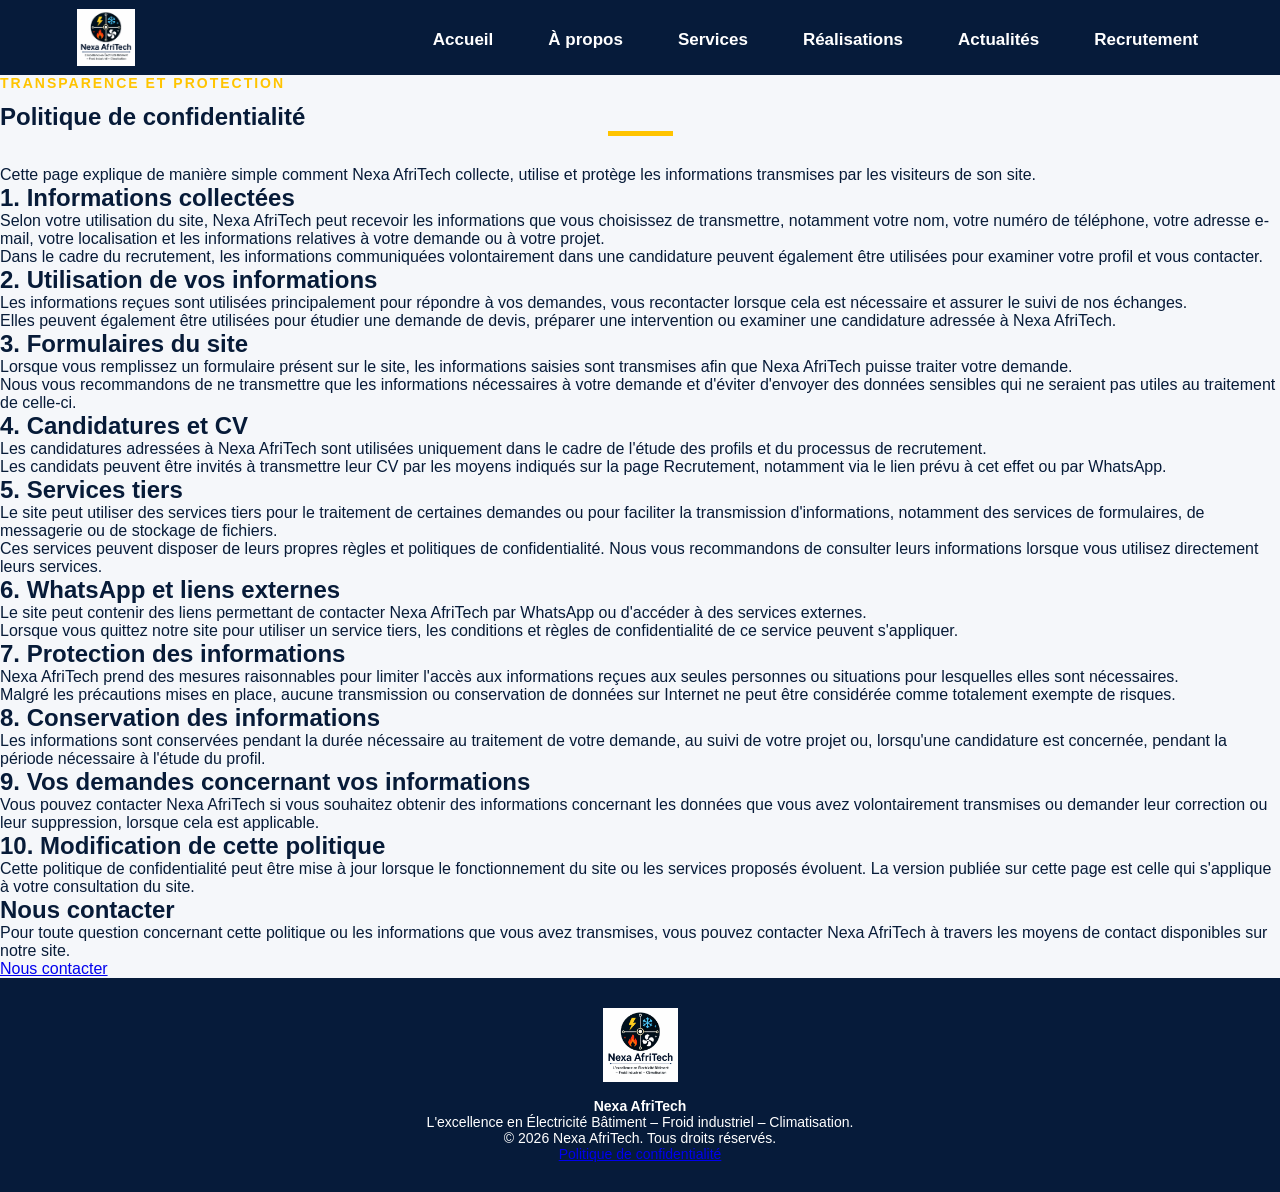
<file: confidentialite.html>
<!DOCTYPE html>
<html lang="fr-BJ">

<head>

    <meta charset="UTF-8">

    <meta
        name="viewport"
        content="width=device-width, initial-scale=1.0">

    <title>Politique de confidentialité | Nexa AfriTech</title>

    <meta
        name="description"
        content="Consultez la politique de confidentialité de Nexa AfriTech concernant la collecte, l'utilisation et la protection des informations transmises par les visiteurs du site.">

    <meta
        name="robots"
        content="index, follow">

    <meta
        name="author"
        content="Nexa AfriTech">

    <meta
        name="theme-color"
        content="#061b3a">

    <link
        rel="canonical"
        href="https://nexaafritech71-afk.github.io/NexaAfriTech/confidentialite.html">

    <meta
        property="og:type"
        content="website">

    <meta
        property="og:locale"
        content="fr_BJ">

    <meta
        property="og:site_name"
        content="Nexa AfriTech">

    <meta
        property="og:title"
        content="Politique de confidentialité | Nexa AfriTech">

    <meta
        property="og:description"
        content="Découvrez comment Nexa AfriTech traite les informations transmises par les visiteurs de son site.">

    <meta
        property="og:url"
        content="https://nexaafritech71-afk.github.io/NexaAfriTech/confidentialite.html">

    <link
        rel="stylesheet"
        href="style.css">

</head>


<body>


<!-- =========================
     MENU
========================== -->

<header class="navbar">

    <a
        href="index.html"
        class="brand"
        aria-label="Accueil Nexa AfriTech">

        <img
            src="logo.webp"
            alt="Logo Nexa AfriTech"
            width="58"
            height="58">

    </a>


    <button
        class="menu-toggle"
        id="menuToggle"
        type="button"
        aria-label="Ouvrir le menu"
        aria-expanded="false"
        aria-controls="navLinks">

        ☰

    </button>


    <nav
        class="nav-links"
        id="navLinks"
        aria-label="Navigation principale">

        <a href="index.html">
            Accueil
        </a>

        <a href="a-propos.html">
            À propos
        </a>

        <a href="services.html">
            Services
        </a>

        <a href="realisations.html">
            Réalisations
        </a>

        <a href="actualites.html">
            Actualités
        </a>

        <a href="recrutement.html">
            Recrutement
        </a>

    </nav>

</header>


<main>


<!-- =========================
     EN-TÊTE
========================== -->

<section class="confidentialite-header">

    <p class="section-subtitle">
        TRANSPARENCE ET PROTECTION
    </p>

    <h1>
        Politique de confidentialité
    </h1>

    <div class="yellow-line"></div>

    <p>
        Cette page explique de manière simple comment Nexa AfriTech
        collecte, utilise et protège les informations transmises
        par les visiteurs de son site.
    </p>

</section>


<!-- =========================
     CONTENU
========================== -->

<section class="confidentialite-content">

    <div class="confidentialite-container">


        <article class="confidentialite-block">

            <h2>
                1. Informations collectées
            </h2>

            <p>
                Selon votre utilisation du site, Nexa AfriTech peut recevoir
                les informations que vous choisissez de transmettre, notamment
                votre nom, votre numéro de téléphone, votre adresse e-mail,
                votre localisation et les informations relatives à votre
                demande ou à votre projet.
            </p>

            <p>
                Dans le cadre du recrutement, les informations communiquées
                volontairement dans une candidature peuvent également être
                utilisées pour examiner votre profil et vous contacter.
            </p>

        </article>


        <article class="confidentialite-block">

            <h2>
                2. Utilisation de vos informations
            </h2>

            <p>
                Les informations reçues sont utilisées principalement pour
                répondre à vos demandes, vous recontacter lorsque cela est
                nécessaire et assurer le suivi de nos échanges.
            </p>

            <p>
                Elles peuvent également être utilisées pour étudier une
                demande de devis, préparer une intervention ou examiner
                une candidature adressée à Nexa AfriTech.
            </p>

        </article>


        <article class="confidentialite-block">

            <h2>
                3. Formulaires du site
            </h2>

            <p>
                Lorsque vous remplissez un formulaire présent sur le site,
                les informations saisies sont transmises afin que Nexa AfriTech
                puisse traiter votre demande.
            </p>

            <p>
                Nous vous recommandons de ne transmettre que les informations
                nécessaires à votre demande et d'éviter d'envoyer des données
                sensibles qui ne seraient pas utiles au traitement de celle-ci.
            </p>

        </article>


        <article class="confidentialite-block">

            <h2>
                4. Candidatures et CV
            </h2>

            <p>
                Les candidatures adressées à Nexa AfriTech sont utilisées
                uniquement dans le cadre de l'étude des profils et du
                processus de recrutement.
            </p>

            <p>
                Les candidats peuvent être invités à transmettre leur CV
                par les moyens indiqués sur la page Recrutement, notamment
                via le lien prévu à cet effet ou par WhatsApp.
            </p>

        </article>


        <article class="confidentialite-block">

            <h2>
                5. Services tiers
            </h2>

            <p>
                Le site peut utiliser des services tiers pour le traitement
                de certaines demandes ou pour faciliter la transmission
                d'informations, notamment des services de formulaires,
                de messagerie ou de stockage de fichiers.
            </p>

            <p>
                Ces services peuvent disposer de leurs propres règles et
                politiques de confidentialité. Nous vous recommandons de
                consulter leurs informations lorsque vous utilisez directement
                leurs services.
            </p>

        </article>


        <article class="confidentialite-block">

            <h2>
                6. WhatsApp et liens externes
            </h2>

            <p>
                Le site peut contenir des liens permettant de contacter
                Nexa AfriTech par WhatsApp ou d'accéder à des services
                externes.
            </p>

            <p>
                Lorsque vous quittez notre site pour utiliser un service
                tiers, les conditions et règles de confidentialité de ce
                service peuvent s'appliquer.
            </p>

        </article>


        <article class="confidentialite-block">

            <h2>
                7. Protection des informations
            </h2>

            <p>
                Nexa AfriTech prend des mesures raisonnables pour limiter
                l'accès aux informations reçues aux seules personnes ou
                situations pour lesquelles elles sont nécessaires.
            </p>

            <p>
                Malgré les précautions mises en place, aucune transmission
                ou conservation de données sur Internet ne peut être
                considérée comme totalement exempte de risques.
            </p>

        </article>


        <article class="confidentialite-block">

            <h2>
                8. Conservation des informations
            </h2>

            <p>
                Les informations sont conservées pendant la durée nécessaire
                au traitement de votre demande, au suivi de votre projet ou,
                lorsqu'une candidature est concernée, pendant la période
                nécessaire à l'étude du profil.
            </p>

        </article>


        <article class="confidentialite-block">

            <h2>
                9. Vos demandes concernant vos informations
            </h2>

            <p>
                Vous pouvez contacter Nexa AfriTech si vous souhaitez obtenir
                des informations concernant les données que vous avez
                volontairement transmises ou demander leur correction
                ou leur suppression, lorsque cela est applicable.
            </p>

        </article>


        <article class="confidentialite-block">

            <h2>
                10. Modification de cette politique
            </h2>

            <p>
                Cette politique de confidentialité peut être mise à jour
                lorsque le fonctionnement du site ou les services proposés
                évoluent. La version publiée sur cette page est celle qui
                s'applique à votre consultation du site.
            </p>

        </article>


        <article class="confidentialite-block confidentialite-contact">

            <h2>
                Nous contacter
            </h2>

            <p>
                Pour toute question concernant cette politique ou les
                informations que vous avez transmises, vous pouvez contacter
                Nexa AfriTech à travers les moyens de contact disponibles
                sur notre site.
            </p>

            <a
                href="index.html#contact"
                class="confidentialite-button">

                Nous contacter

            </a>

        </article>


    </div>

</section>


</main>


<!-- =========================
     FOOTER
========================== -->

<footer>

    <a
        href="index.html"
        aria-label="Retour à l'accueil Nexa AfriTech">

        <img
            src="logo.webp"
            alt="Logo Nexa AfriTech"
            width="90"
            height="90">

    </a>

    <p>
        <strong>Nexa AfriTech</strong><br>
        L'excellence en Électricité Bâtiment –
        Froid industriel – Climatisation.
    </p>

    <p>
        © 2026 Nexa AfriTech.
        Tous droits réservés.
    </p>

    <p>
        <a href="confidentialite.html">
            Politique de confidentialité
        </a>
    </p>

</footer>


<!-- =========================
     MENU MOBILE
========================== -->

<script>

const menuToggle = document.getElementById("menuToggle");
const navLinks = document.getElementById("navLinks");

if (menuToggle && navLinks) {

    menuToggle.addEventListener("click", function () {

        const isOpen = navLinks.classList.toggle("show");

        menuToggle.setAttribute(
            "aria-expanded",
            String(isOpen)
        );

    });


    const links = navLinks.querySelectorAll("a");

    links.forEach(function (link) {

        link.addEventListener("click", function () {

            navLinks.classList.remove("show");

            menuToggle.setAttribute(
                "aria-expanded",
                "false"
            );

        });

    });

}

</script>

</body>
  </html>
</file>
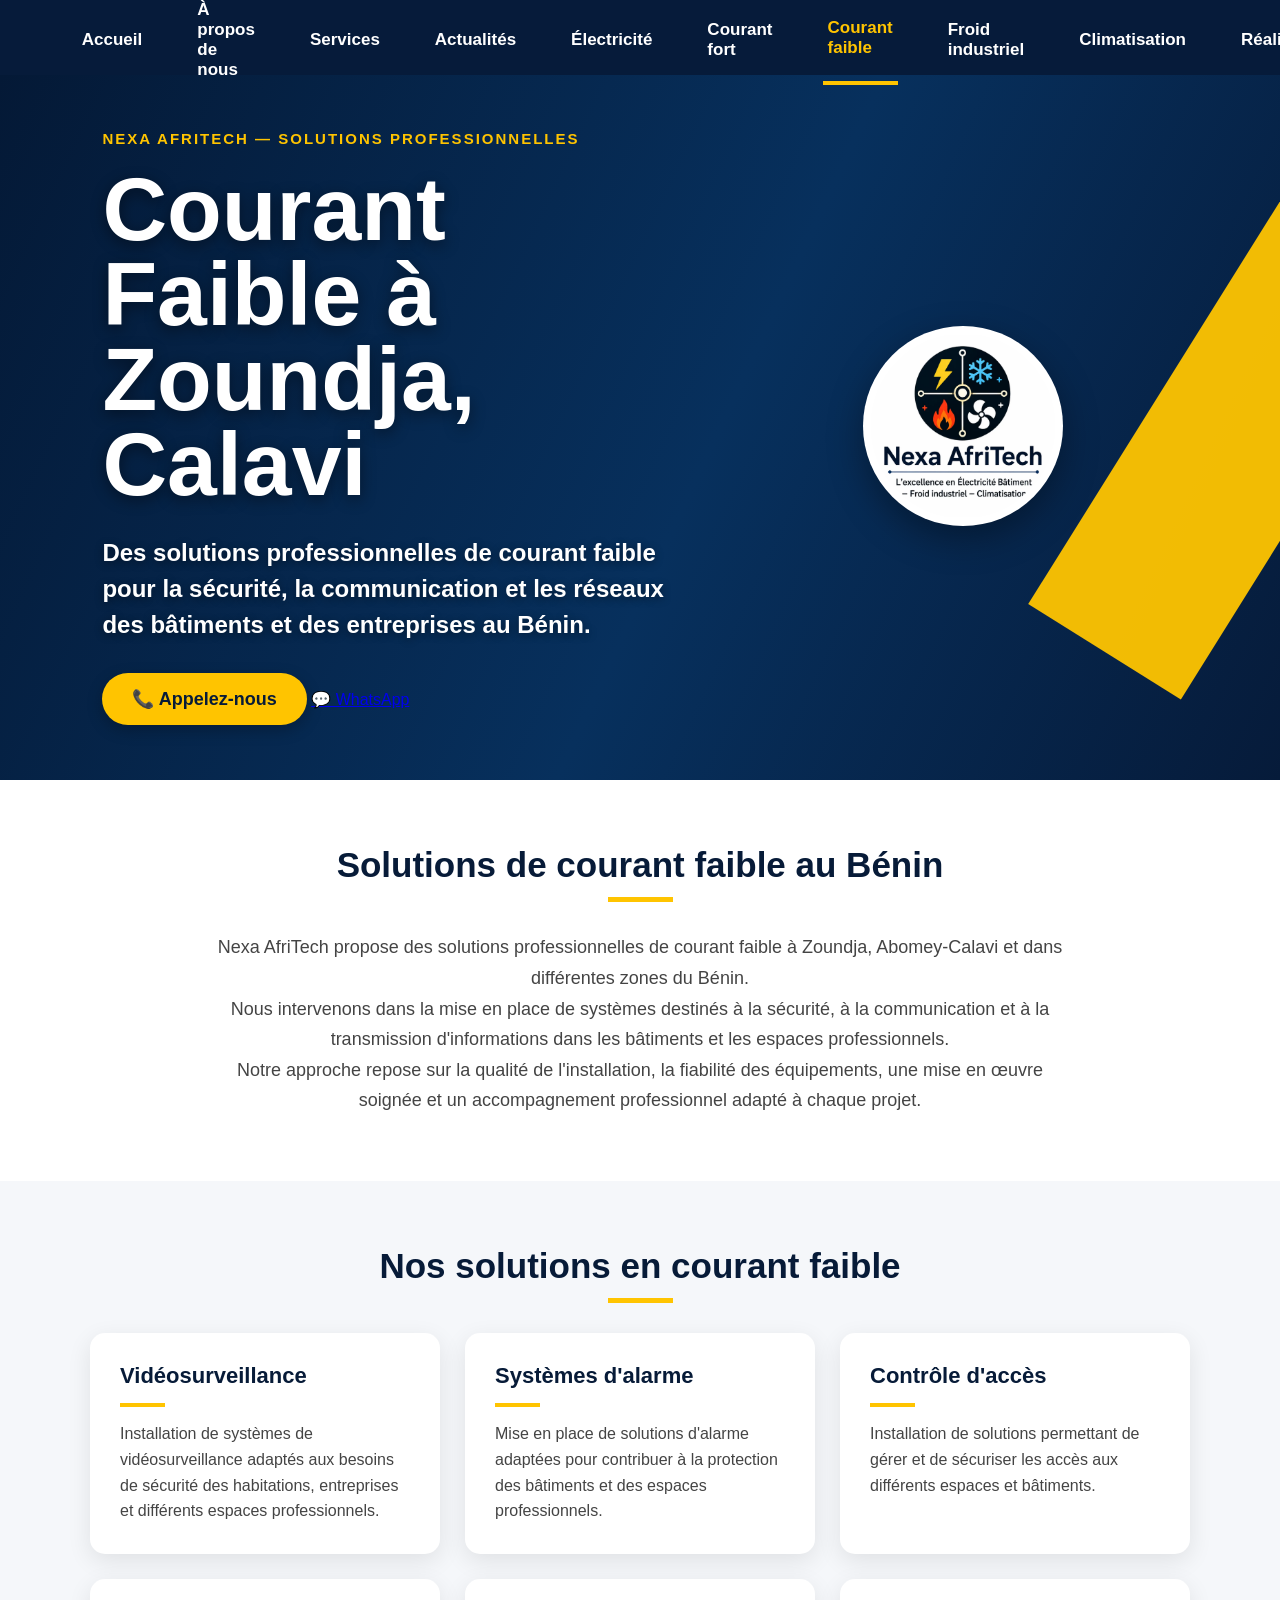
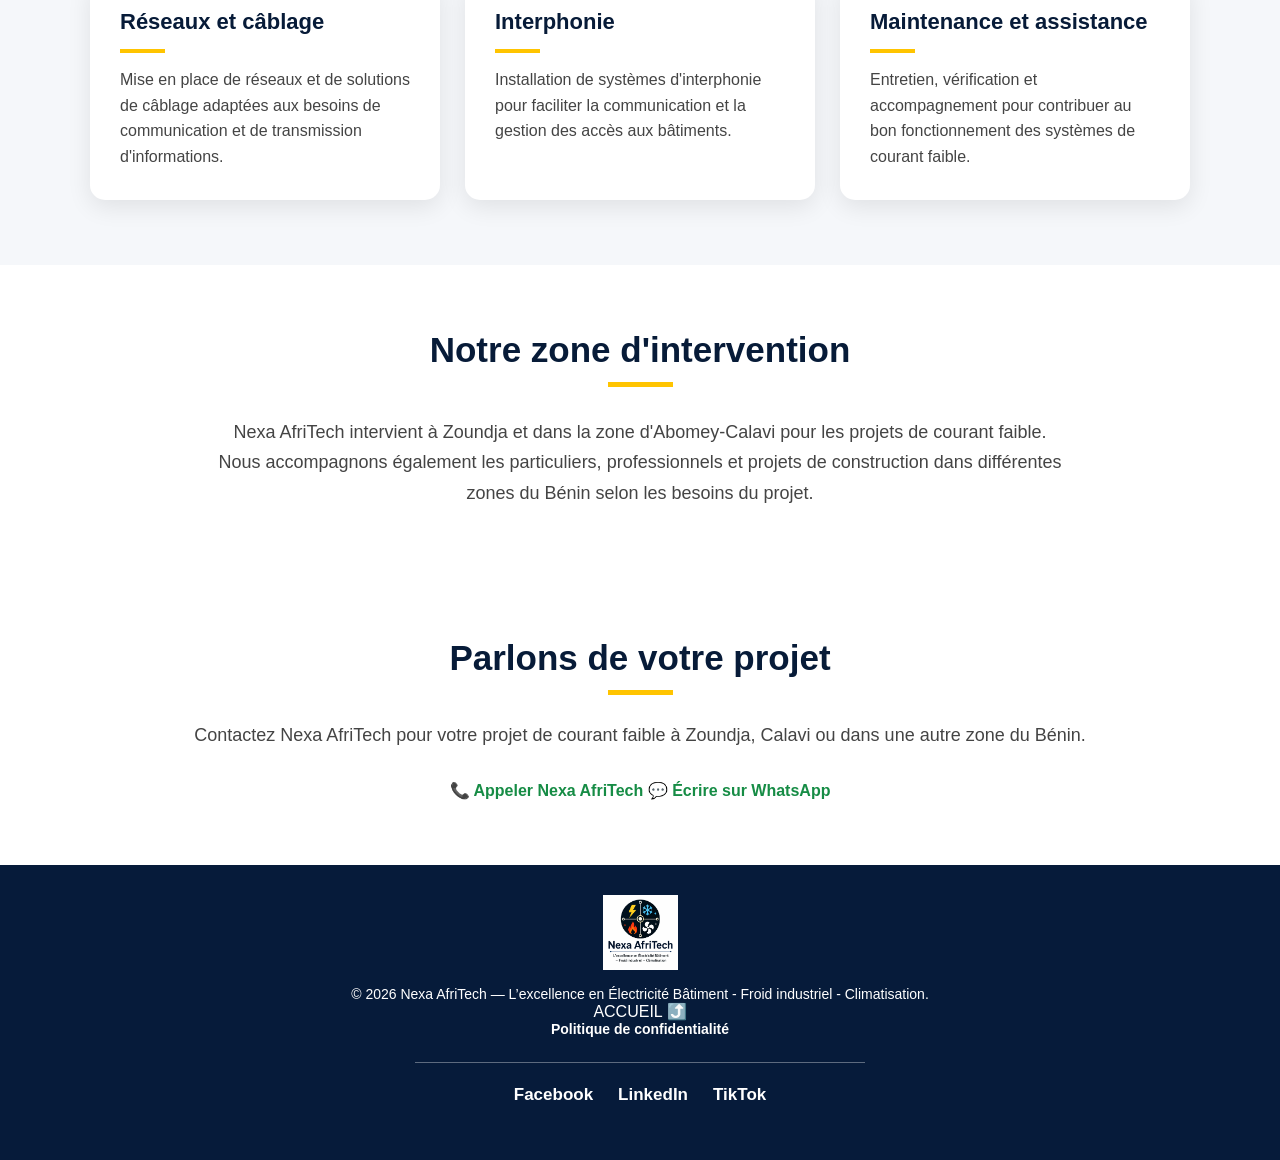
<file: courant-faible.html>
<!DOCTYPE html>
<html lang="fr">

<head>

<meta charset="UTF-8">

<meta
    name="viewport"
    content="width=device-width, initial-scale=1.0">

<!-- =========================
     SEO PRINCIPAL
========================== -->

<title>
    Courant Faible à Zoundja, Calavi | Nexa AfriTech
</title>

<meta
    name="description"
    content="Nexa AfriTech à Zoundja, Abomey-Calavi : solutions de courant faible, vidéosurveillance, contrôle d'accès, réseaux, interphonie, alarmes et autres systèmes techniques. Des installations professionnelles et fiables au Bénin.">

<meta
    name="robots"
    content="index, follow">

<meta
    name="author"
    content="Nexa AfriTech">

<meta
    name="theme-color"
    content="#061b3a">

<link
    rel="canonical"
    href="https://nexaafritech71-afk.github.io/NexaAfriTech/courant-faible.html">


<!-- =========================
     FAVICON
========================== -->

<link
    rel="icon"
    href="favicon.ico"
    sizes="any">


<!-- =========================
     OPEN GRAPH
========================== -->

<meta
    property="og:type"
    content="website">

<meta
    property="og:locale"
    content="fr_BJ">

<meta
    property="og:site_name"
    content="Nexa AfriTech">

<meta
    property="og:title"
    content="Courant Faible à Zoundja, Calavi | Nexa AfriTech">

<meta
    property="og:description"
    content="Solutions professionnelles de courant faible à Zoundja, Abomey-Calavi : vidéosurveillance, réseaux, contrôle d'accès, interphonie et systèmes techniques.">

<meta
    property="og:url"
    content="https://nexaafritech71-afk.github.io/NexaAfriTech/courant-faible.html">

<meta
    property="og:image"
    content="https://nexaafritech71-afk.github.io/NexaAfriTech/logo.webp">

<meta
    property="og:image:alt"
    content="Logo officiel Nexa AfriTech">


<!-- =========================
     TWITTER / X
========================== -->

<meta
    name="twitter:card"
    content="summary">

<meta
    name="twitter:title"
    content="Courant Faible à Zoundja, Calavi | Nexa AfriTech">

<meta
    name="twitter:description"
    content="Nexa AfriTech propose des solutions professionnelles de courant faible à Zoundja, Abomey-Calavi et dans différentes zones du Bénin.">

<meta
    name="twitter:image"
    content="https://nexaafritech71-afk.github.io/NexaAfriTech/logo.webp">


<!-- =========================
     DONNÉES STRUCTURÉES
========================== -->

<script type="application/ld+json">

{
"@context": "https://schema.org",
"@graph": [

{
  "@type": "Service",
  "@id": "https://nexaafritech71-afk.github.io/NexaAfriTech/courant-faible.html#service",

  "name": "Courant faible",

  "serviceType": "Installations de courant faible",

  "url": "https://nexaafritech71-afk.github.io/NexaAfriTech/courant-faible.html",

  "description": "Services professionnels de courant faible à Zoundja, Abomey-Calavi et dans différentes zones du Bénin : vidéosurveillance, systèmes d'alarme, contrôle d'accès, réseaux informatiques, interphonie et autres systèmes techniques.",

  "provider": {
    "@type": "Electrician",
    "@id": "https://nexaafritech71-afk.github.io/NexaAfriTech/#business",
    "name": "Nexa AfriTech",
    "url": "https://nexaafritech71-afk.github.io/NexaAfriTech/",
    "logo": "https://nexaafritech71-afk.github.io/NexaAfriTech/logo.webp",
    "telephone": [
      "+229 01 62 33 10 17",
      "+229 01 95 41 12 31"
    ],
    "email": "nexaafritech71@gmail.com",

    "address": {
      "@type": "PostalAddress",
      "addressLocality": "Zoundja, Abomey-Calavi",
      "addressRegion": "Atlantique",
      "addressCountry": "BJ"
    }
  },

  "areaServed": [
    {
      "@type": "Place",
      "name": "Zoundja, Abomey-Calavi"
    },
    {
      "@type": "City",
      "name": "Abomey-Calavi"
    },
    {
      "@type": "Country",
      "name": "Bénin"
    }
  ],

  "hasOfferCatalog": {
    "@type": "OfferCatalog",
    "name": "Solutions de courant faible",
    "itemListElement": [
      {
        "@type": "Offer",
        "itemOffered": {
          "@type": "Service",
          "name": "Vidéosurveillance"
        }
      },
      {
        "@type": "Offer",
        "itemOffered": {
          "@type": "Service",
          "name": "Systèmes d'alarme"
        }
      },
      {
        "@type": "Offer",
        "itemOffered": {
          "@type": "Service",
          "name": "Contrôle d'accès"
        }
      },
      {
        "@type": "Offer",
        "itemOffered": {
          "@type": "Service",
          "name": "Réseaux informatiques et câblage"
        }
      },
      {
        "@type": "Offer",
        "itemOffered": {
          "@type": "Service",
          "name": "Interphonie"
        }
      }
    ]
  }
},

{
  "@type": "BreadcrumbList",
  "@id": "https://nexaafritech71-afk.github.io/NexaAfriTech/courant-faible.html#breadcrumb",

  "itemListElement": [
    {
      "@type": "ListItem",
      "position": 1,
      "name": "Accueil",
      "item": "https://nexaafritech71-afk.github.io/NexaAfriTech/"
    },
    {
      "@type": "ListItem",
      "position": 2,
      "name": "Services",
      "item": "https://nexaafritech71-afk.github.io/NexaAfriTech/services.html"
    },
    {
      "@type": "ListItem",
      "position": 3,
      "name": "Courant faible",
      "item": "https://nexaafritech71-afk.github.io/NexaAfriTech/courant-faible.html"
    }
  ]
}

]
}

</script>


<!-- =========================
     CSS
========================== -->

<link
    rel="stylesheet"
    href="style.css">

</head>

<body>


<!-- =========================
     NAVIGATION
========================== -->

<header class="navbar">

<a
    href="index.html"
    class="brand">

    <img
        src="logo.webp"
        width="1068"
        height="1057"
        alt="Logo Nexa AfriTech">

</a>


<nav
    class="nav-links"
    id="navLinks"
    aria-label="Navigation principale">

    <a href="index.html">
        Accueil
    </a>

    <a href="a-propos.html">
        À propos de nous
    </a>

    <a href="services.html">
        Services
    </a>

    <a href="actualites.html">
        Actualités
    </a>

    <a href="electricite-batiment.html">
        Électricité
    </a>

    <a href="courant-fort.html">
        Courant fort
    </a>

    <a
        href="courant-faible.html"
        class="active">
        Courant faible
    </a>

    <a href="froid-industriel.html">
        Froid industriel
    </a>

    <a href="climatisation.html">
        Climatisation
    </a>

    <a href="realisations.html">
        Réalisations
    </a>

    <a href="index.html#contact">
        Contact
    </a>

</nav>


<button
    class="menu-toggle"
    id="menuToggle"
    aria-label="Ouvrir le menu"
    aria-expanded="false"
    aria-controls="navLinks">

    ☰

</button>

</header>


<!-- =========================
     CONTENU PRINCIPAL
========================== -->

<main>


<!-- =========================
     HERO
========================== -->

<section class="hero">

<div class="hero-content">

    <p class="hero-small">
        NEXA AFRITECH — SOLUTIONS PROFESSIONNELLES
    </p>

    <h1>
        Courant Faible à Zoundja, Calavi
    </h1>

    <p class="hero-text">
        Des solutions professionnelles de courant faible
        pour la sécurité, la communication et les réseaux
        des bâtiments et des entreprises au Bénin.
    </p>

    <a
        href="tel:+2290162331017"
        class="call-button"
        aria-label="Appeler Nexa AfriTech">

        📞 Appelez-nous

    </a>

    <a
        href="https://wa.me/2290162331017"
        class="hero-whatsapp"
        target="_blank"
        rel="noopener noreferrer"
        aria-label="Contacter Nexa AfriTech sur WhatsApp">

        💬 WhatsApp

    </a>

</div>


<div class="hero-logo">

    <img
        src="logo.webp"
        loading="eager"
        fetchpriority="high"
        width="1068"
        height="1057"
        alt="Nexa AfriTech – Solutions de courant faible à Zoundja, Abomey-Calavi">

</div>

</section>


<!-- =========================
     PRÉSENTATION
========================== -->

<section class="about">

<h2>
    Solutions de courant faible au Bénin
</h2>

<div class="yellow-line"></div>

<p>
    Nexa AfriTech propose des solutions professionnelles
    de courant faible à Zoundja, Abomey-Calavi et dans
    différentes zones du Bénin.
</p>

<p>
    Nous intervenons dans la mise en place de systèmes
    destinés à la sécurité, à la communication et à la
    transmission d'informations dans les bâtiments et
    les espaces professionnels.
</p>

<p>
    Notre approche repose sur la qualité de l'installation,
    la fiabilité des équipements, une mise en œuvre soignée
    et un accompagnement professionnel adapté à chaque projet.
</p>

</section>


<!-- =========================
     SOLUTIONS
========================== -->

<section class="services">

<h2>
    Nos solutions en courant faible
</h2>

<div class="yellow-line"></div>


<div class="services-grid">


    <article class="service-card">

        <h3>
            Vidéosurveillance
        </h3>

        <div class="small-line"></div>

        <p>
            Installation de systèmes de vidéosurveillance
            adaptés aux besoins de sécurité des habitations,
            entreprises et différents espaces professionnels.
        </p>

    </article>


    <article class="service-card">

        <h3>
            Systèmes d'alarme
        </h3>

        <div class="small-line"></div>

        <p>
            Mise en place de solutions d'alarme adaptées
            pour contribuer à la protection des bâtiments
            et des espaces professionnels.
        </p>

    </article>


    <article class="service-card">

        <h3>
            Contrôle d'accès
        </h3>

        <div class="small-line"></div>

        <p>
            Installation de solutions permettant de gérer
            et de sécuriser les accès aux différents
            espaces et bâtiments.
        </p>

    </article>


    <article class="service-card">

        <h3>
            Réseaux et câblage
        </h3>

        <div class="small-line"></div>

        <p>
            Mise en place de réseaux et de solutions de
            câblage adaptées aux besoins de communication
            et de transmission d'informations.
        </p>

    </article>


    <article class="service-card">

        <h3>
            Interphonie
        </h3>

        <div class="small-line"></div>

        <p>
            Installation de systèmes d'interphonie pour
            faciliter la communication et la gestion
            des accès aux bâtiments.
        </p>

    </article>


    <article class="service-card">

        <h3>
            Maintenance et assistance
        </h3>

        <div class="small-line"></div>

        <p>
            Entretien, vérification et accompagnement
            pour contribuer au bon fonctionnement
            des systèmes de courant faible.
        </p>

    </article>

</div>

</section>


<!-- =========================
     ZONE D'INTERVENTION
========================== -->

<section class="about">

<h2>
    Notre zone d'intervention
</h2>

<div class="yellow-line"></div>

<p>
    Nexa AfriTech intervient à Zoundja et dans la zone
    d'Abomey-Calavi pour les projets de courant faible.
</p>

<p>
    Nous accompagnons également les particuliers,
    professionnels et projets de construction dans
    différentes zones du Bénin selon les besoins
    du projet.
</p>

</section>


<!-- =========================
     CONTACT
========================== -->

<section
    class="contact"
    id="contact">

<h2>
    Parlons de votre projet
</h2>

<div class="yellow-line"></div>

<p>
    Contactez Nexa AfriTech pour votre projet
    de courant faible à Zoundja, Calavi
    ou dans une autre zone du Bénin.
</p>


<div class="contact-info">

    <a
        href="tel:+2290162331017"
        class="contact-call-button"
        aria-label="Appeler Nexa AfriTech">

        📞 Appeler Nexa AfriTech

    </a>

    <a
        href="https://wa.me/2290162331017"
        class="contact-whatsapp-button"
        target="_blank"
        rel="noopener noreferrer"
        aria-label="Contacter Nexa AfriTech sur WhatsApp">

        💬 Écrire sur WhatsApp

    </a>

</div>

</section>

</main>


<!-- =========================
     PIED DE PAGE
========================== -->

<footer>

<img
    src="logo.webp"
    width="1068"
    height="1057"
    alt="Nexa AfriTech">


<p>

    © 2026 Nexa AfriTech —
    L’excellence en Électricité Bâtiment -
    Froid industriel - Climatisation.

</p>


<div
    class="footer-links"
    style="display: flex !important; justify-content: center !important; gap: 35px !important;">

    <a
        href="index.html"
        style="
            color: #ffffff !important;
            text-decoration: none !important;">
        ACCUEIL ⤴️
    </a>

</div>


<p>

    <a
        href="confidentialite.html"
        style="
            color: #ffffff !important;
            text-decoration: none !important;
            font-weight: 600 !important;">

        Politique de confidentialité

    </a>

</p>


<hr
    style="
        width: 80% !important;
        max-width: 450px !important;
        margin: 25px auto 22px !important;
        border: none !important;
        border-top: 1px solid rgba(255,255,255,0.35) !important;">


<div
    style="
        width: 100% !important;
        display: flex !important;
        justify-content: center !important;
        align-items: center !important;
        gap: 25px !important;
        flex-wrap: wrap !important;
        padding: 0 15px 25px !important;
        box-sizing: border-box !important;">

    <a
        href="https://www.facebook.com/share/18nwniy4Mk/"
        target="_blank"
        rel="noopener noreferrer"
        style="
            color: #ffffff !important;
            text-decoration: none !important;
            font-size: 17px !important;
            font-weight: 600 !important;">

        Facebook

    </a>

    <a
        href="https://www.linkedin.com/in/lodun-serge-balogoun-a13163434"
        target="_blank"
        rel="noopener noreferrer"
        style="
            color: #ffffff !important;
            text-decoration: none !important;
            font-size: 17px !important;
            font-weight: 600 !important;">

        LinkedIn

    </a>

    <a
        href="https://www.tiktok.com/@nexaafritech1"
        target="_blank"
        rel="noopener noreferrer"
        style="
            color: #ffffff !important;
            text-decoration: none !important;
            font-size: 17px !important;
            font-weight: 600 !important;">

        TikTok

    </a>

</div>

</footer>


<!-- =========================
     JAVASCRIPT
========================== -->

<script
    src="script.js"
    defer>
</script>

</body>

  </html>
</file>
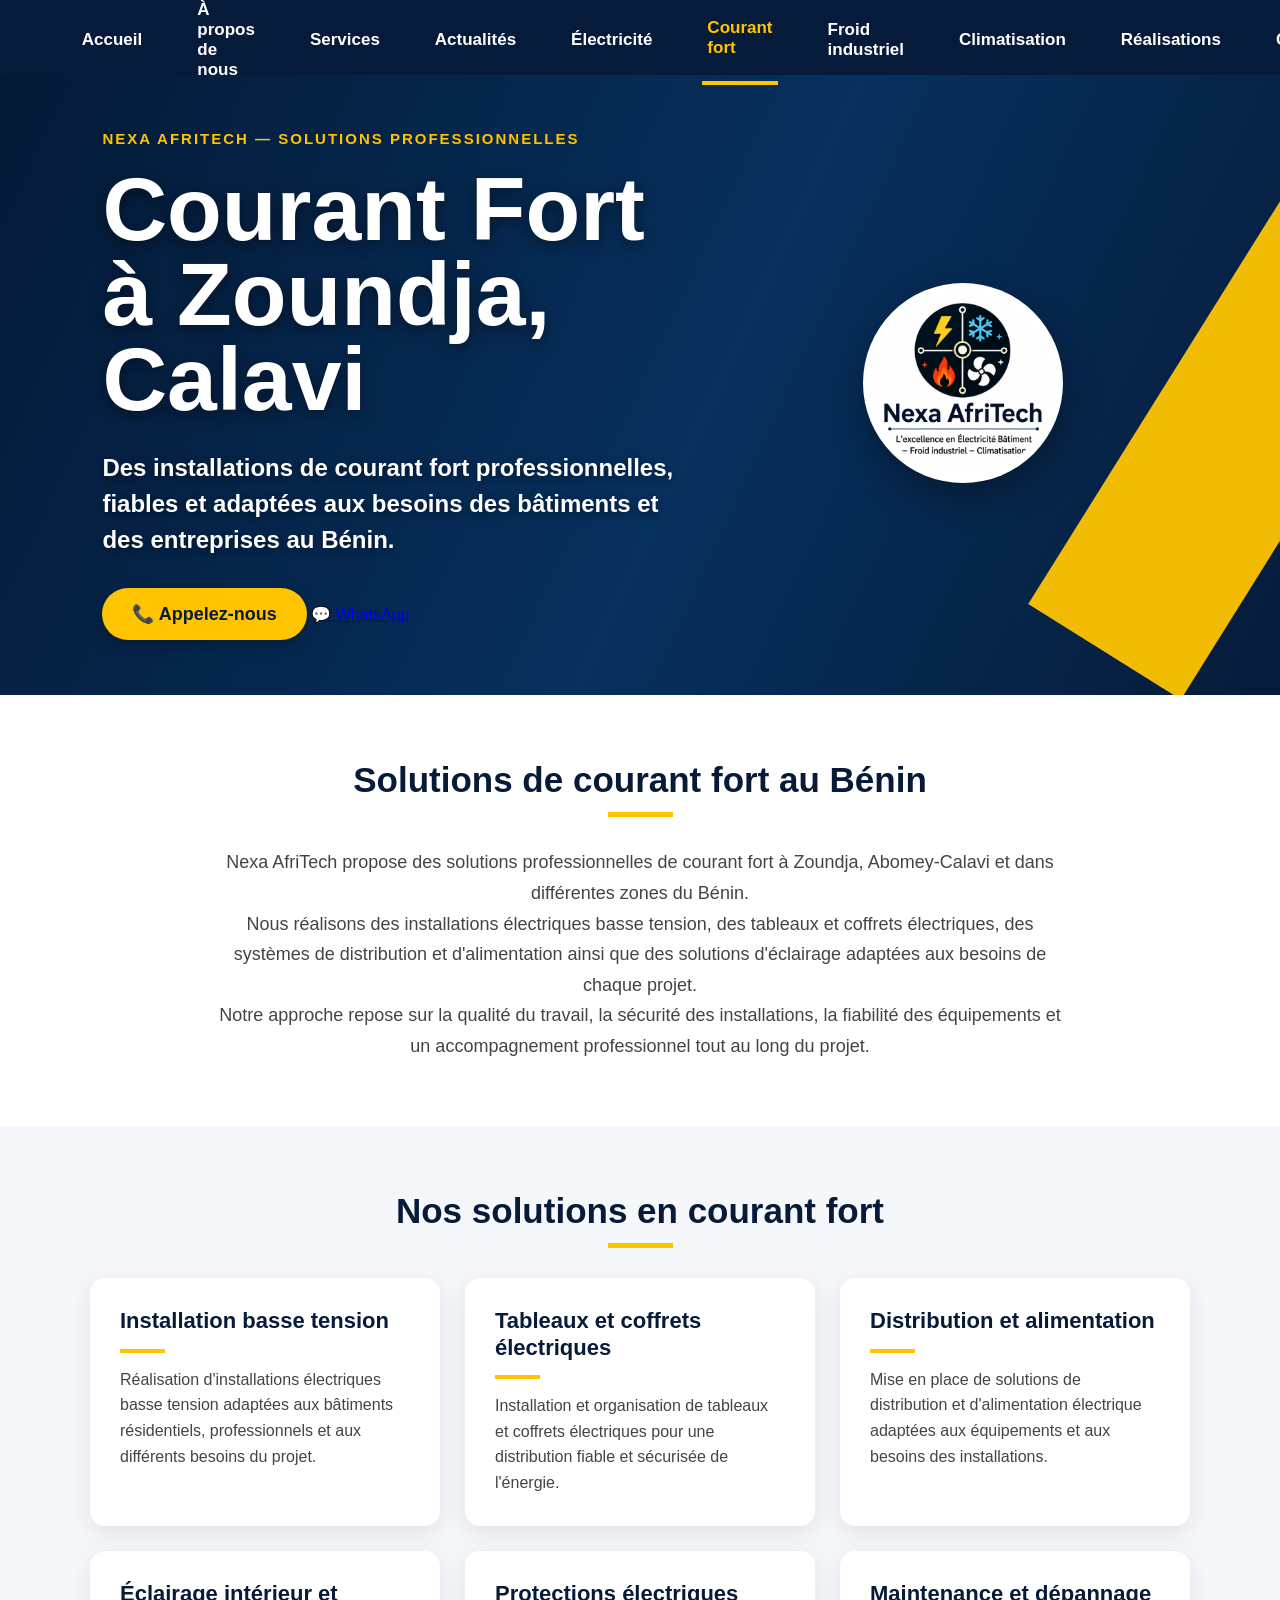
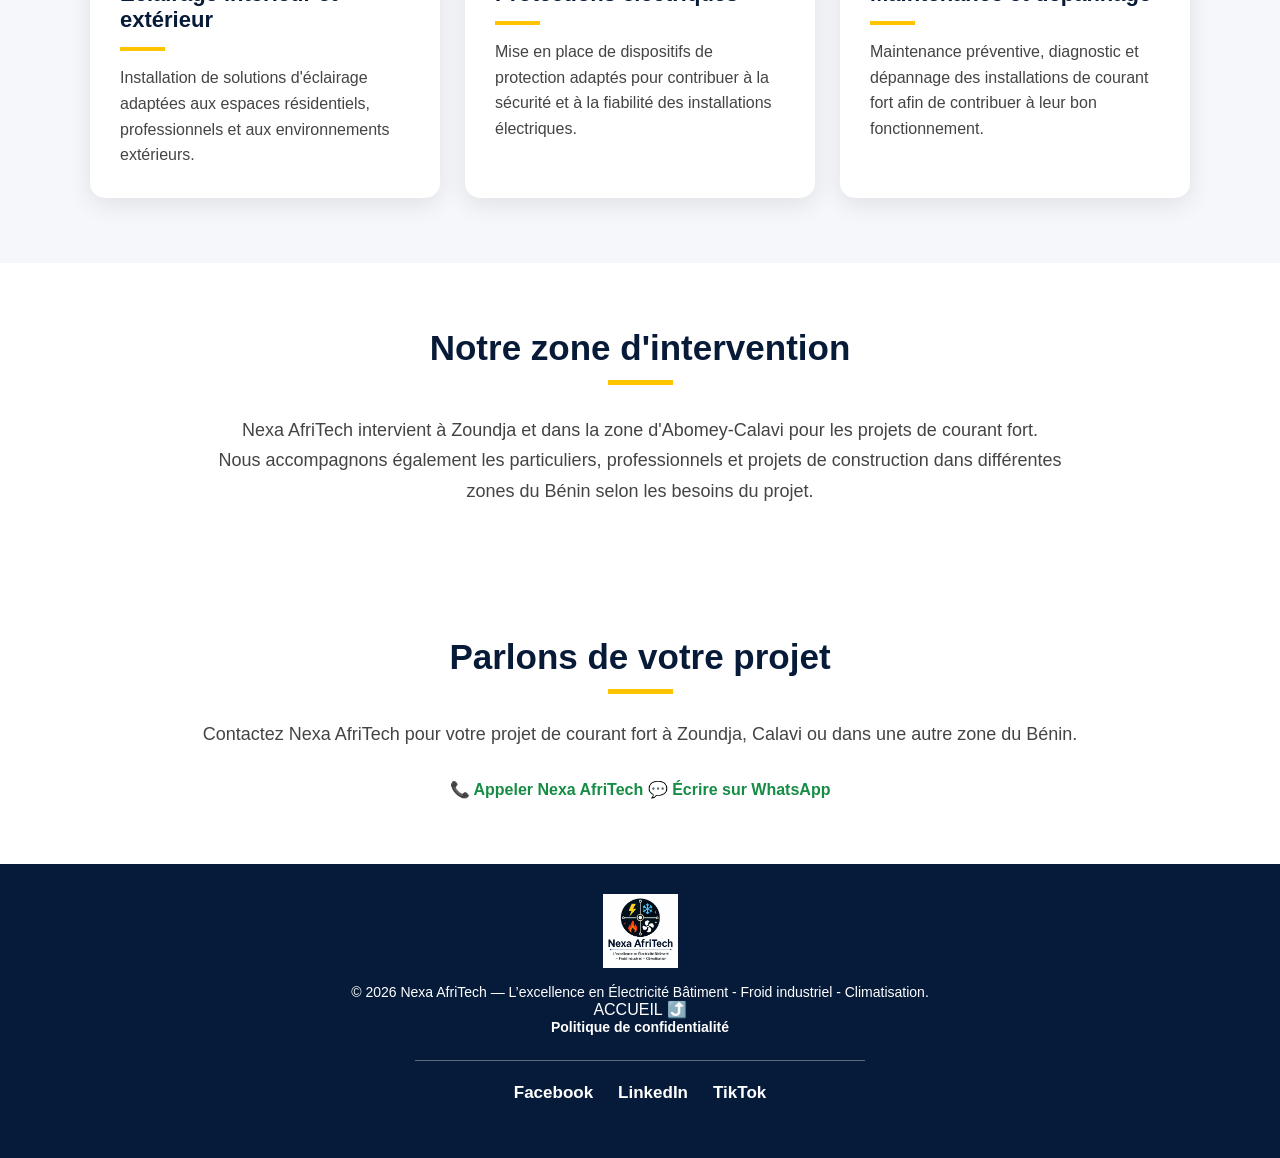
<file: courant-fort.html>
<!DOCTYPE html>
<html lang="fr">

<head>

<meta charset="UTF-8">

<meta
    name="viewport"
    content="width=device-width, initial-scale=1.0">

<!-- =========================
     SEO PRINCIPAL
========================== -->

<title>
    Courant Fort à Zoundja, Calavi | Nexa AfriTech
</title>

<meta
    name="description"
    content="Nexa AfriTech à Zoundja, Abomey-Calavi : installations de courant fort, distribution électrique, tableaux, coffrets, éclairage, protections et maintenance. Des solutions professionnelles, fiables et sécurisées au Bénin.">

<meta
    name="robots"
    content="index, follow">

<meta
    name="author"
    content="Nexa AfriTech">

<meta
    name="theme-color"
    content="#061b3a">

<link
    rel="canonical"
    href="https://nexaafritech71-afk.github.io/NexaAfriTech/courant-fort.html">


<!-- =========================
     FAVICON
========================== -->

<link
    rel="icon"
    href="favicon.ico"
    sizes="any">


<!-- =========================
     OPEN GRAPH
========================== -->

<meta
    property="og:type"
    content="website">

<meta
    property="og:locale"
    content="fr_BJ">

<meta
    property="og:site_name"
    content="Nexa AfriTech">

<meta
    property="og:title"
    content="Courant Fort à Zoundja, Calavi | Nexa AfriTech">

<meta
    property="og:description"
    content="Solutions professionnelles de courant fort à Zoundja, Abomey-Calavi : distribution électrique, tableaux, coffrets, éclairage, protections et maintenance.">

<meta
    property="og:url"
    content="https://nexaafritech71-afk.github.io/NexaAfriTech/courant-fort.html">

<meta
    property="og:image"
    content="https://nexaafritech71-afk.github.io/NexaAfriTech/logo.webp">

<meta
    property="og:image:alt"
    content="Logo officiel Nexa AfriTech">


<!-- =========================
     TWITTER / X
========================== -->

<meta
    name="twitter:card"
    content="summary">

<meta
    name="twitter:title"
    content="Courant Fort à Zoundja, Calavi | Nexa AfriTech">

<meta
    name="twitter:description"
    content="Nexa AfriTech propose des solutions professionnelles de courant fort à Zoundja, Abomey-Calavi et dans différentes zones du Bénin.">

<meta
    name="twitter:image"
    content="https://nexaafritech71-afk.github.io/NexaAfriTech/logo.webp">


<!-- =========================
     DONNÉES STRUCTURÉES
========================== -->

<script type="application/ld+json">

{
"@context": "https://schema.org",
"@graph": [

{
  "@type": "Service",
  "@id": "https://nexaafritech71-afk.github.io/NexaAfriTech/courant-fort.html#service",

  "name": "Courant fort",

  "serviceType": "Installations de courant fort",

  "url": "https://nexaafritech71-afk.github.io/NexaAfriTech/courant-fort.html",

  "description": "Services professionnels de courant fort à Zoundja, Abomey-Calavi et dans différentes zones du Bénin : installations électriques basse tension, tableaux et coffrets électriques, distribution, alimentation, éclairage, protections et maintenance.",

  "provider": {
    "@type": "Electrician",
    "@id": "https://nexaafritech71-afk.github.io/NexaAfriTech/#business",
    "name": "Nexa AfriTech",
    "url": "https://nexaafritech71-afk.github.io/NexaAfriTech/",
    "logo": "https://nexaafritech71-afk.github.io/NexaAfriTech/logo.webp",
    "telephone": [
      "+229 01 62 33 10 17",
      "+229 01 95 41 12 31"
    ],
    "email": "nexaafritech71@gmail.com",

    "address": {
      "@type": "PostalAddress",
      "addressLocality": "Zoundja, Abomey-Calavi",
      "addressRegion": "Atlantique",
      "addressCountry": "BJ"
    }
  },

  "areaServed": [
    {
      "@type": "Place",
      "name": "Zoundja, Abomey-Calavi"
    },
    {
      "@type": "City",
      "name": "Abomey-Calavi"
    },
    {
      "@type": "Country",
      "name": "Bénin"
    }
  ],

  "hasOfferCatalog": {
    "@type": "OfferCatalog",
    "name": "Solutions de courant fort",
    "itemListElement": [
      {
        "@type": "Offer",
        "itemOffered": {
          "@type": "Service",
          "name": "Installation électrique basse tension"
        }
      },
      {
        "@type": "Offer",
        "itemOffered": {
          "@type": "Service",
          "name": "Tableaux et coffrets électriques"
        }
      },
      {
        "@type": "Offer",
        "itemOffered": {
          "@type": "Service",
          "name": "Distribution et alimentation électrique"
        }
      },
      {
        "@type": "Offer",
        "itemOffered": {
          "@type": "Service",
          "name": "Éclairage intérieur et extérieur"
        }
      },
      {
        "@type": "Offer",
        "itemOffered": {
          "@type": "Service",
          "name": "Protection des installations électriques"
        }
      },
      {
        "@type": "Offer",
        "itemOffered": {
          "@type": "Service",
          "name": "Maintenance et dépannage électrique"
        }
      }
    ]
  }
},

{
  "@type": "BreadcrumbList",
  "@id": "https://nexaafritech71-afk.github.io/NexaAfriTech/courant-fort.html#breadcrumb",

  "itemListElement": [
    {
      "@type": "ListItem",
      "position": 1,
      "name": "Accueil",
      "item": "https://nexaafritech71-afk.github.io/NexaAfriTech/"
    },
    {
      "@type": "ListItem",
      "position": 2,
      "name": "Services",
      "item": "https://nexaafritech71-afk.github.io/NexaAfriTech/services.html"
    },
    {
      "@type": "ListItem",
      "position": 3,
      "name": "Courant fort",
      "item": "https://nexaafritech71-afk.github.io/NexaAfriTech/courant-fort.html"
    }
  ]
}

]
}

</script>


<!-- =========================
     CSS
========================== -->

<link
    rel="stylesheet"
    href="style.css">

</head>

<body>


<!-- =========================
     NAVIGATION
========================== -->

<header class="navbar">

<a
    href="index.html"
    class="brand">

    <img
        src="logo.webp"
        width="1068"
        height="1057"
        alt="Logo Nexa AfriTech">

</a>


<nav
    class="nav-links"
    id="navLinks"
    aria-label="Navigation principale">

    <a href="index.html">
        Accueil
    </a>

    <a href="a-propos.html">
        À propos de nous
    </a>

    <a href="services.html">
        Services
    </a>

    <a href="actualites.html">
        Actualités
    </a>

    <a href="electricite-batiment.html">
        Électricité
    </a>

    <a
        href="courant-fort.html"
        class="active">
        Courant fort
    </a>

    <a href="froid-industriel.html">
        Froid industriel
    </a>

    <a href="climatisation.html">
        Climatisation
    </a>

    <a href="realisations.html">
        Réalisations
    </a>

    <a href="index.html#contact">
        Contact
    </a>

</nav>


<button
    class="menu-toggle"
    id="menuToggle"
    aria-label="Ouvrir le menu"
    aria-expanded="false"
    aria-controls="navLinks">

    ☰

</button>

</header>


<!-- =========================
     CONTENU PRINCIPAL
========================== -->

<main>


<!-- =========================
     HERO
========================== -->

<section class="hero">

<div class="hero-content">

    <p class="hero-small">
        NEXA AFRITECH — SOLUTIONS PROFESSIONNELLES
    </p>

    <h1>
        Courant Fort à Zoundja, Calavi
    </h1>

    <p class="hero-text">
        Des installations de courant fort professionnelles,
        fiables et adaptées aux besoins des bâtiments
        et des entreprises au Bénin.
    </p>

    <a
        href="tel:+2290162331017"
        class="call-button"
        aria-label="Appeler Nexa AfriTech">

        📞 Appelez-nous

    </a>

    <a
        href="https://wa.me/2290162331017"
        class="hero-whatsapp"
        target="_blank"
        rel="noopener noreferrer"
        aria-label="Contacter Nexa AfriTech sur WhatsApp">

        💬 WhatsApp

    </a>

</div>


<div class="hero-logo">

    <img
        src="logo.webp"
        loading="eager"
        fetchpriority="high"
        width="1068"
        height="1057"
        alt="Nexa AfriTech – Solutions de courant fort à Zoundja, Abomey-Calavi">

</div>

</section>


<!-- =========================
     PRÉSENTATION
========================== -->

<section class="about">

<h2>
    Solutions de courant fort au Bénin
</h2>

<div class="yellow-line"></div>

<p>
    Nexa AfriTech propose des solutions professionnelles
    de courant fort à Zoundja, Abomey-Calavi et dans
    différentes zones du Bénin.
</p>

<p>
    Nous réalisons des installations électriques basse tension,
    des tableaux et coffrets électriques, des systèmes de
    distribution et d'alimentation ainsi que des solutions
    d'éclairage adaptées aux besoins de chaque projet.
</p>

<p>
    Notre approche repose sur la qualité du travail,
    la sécurité des installations, la fiabilité des
    équipements et un accompagnement professionnel
    tout au long du projet.
</p>

</section>


<!-- =========================
     SOLUTIONS
========================== -->

<section class="services">

<h2>
    Nos solutions en courant fort
</h2>

<div class="yellow-line"></div>


<div class="services-grid">


    <article class="service-card">

        <h3>
            Installation basse tension
        </h3>

        <div class="small-line"></div>

        <p>
            Réalisation d'installations électriques basse tension
            adaptées aux bâtiments résidentiels, professionnels
            et aux différents besoins du projet.
        </p>

    </article>


    <article class="service-card">

        <h3>
            Tableaux et coffrets électriques
        </h3>

        <div class="small-line"></div>

        <p>
            Installation et organisation de tableaux et coffrets
            électriques pour une distribution fiable et sécurisée
            de l'énergie.
        </p>

    </article>


    <article class="service-card">

        <h3>
            Distribution et alimentation
        </h3>

        <div class="small-line"></div>

        <p>
            Mise en place de solutions de distribution et
            d'alimentation électrique adaptées aux équipements
            et aux besoins des installations.
        </p>

    </article>


    <article class="service-card">

        <h3>
            Éclairage intérieur et extérieur
        </h3>

        <div class="small-line"></div>

        <p>
            Installation de solutions d'éclairage adaptées
            aux espaces résidentiels, professionnels et aux
            environnements extérieurs.
        </p>

    </article>


    <article class="service-card">

        <h3>
            Protections électriques
        </h3>

        <div class="small-line"></div>

        <p>
            Mise en place de dispositifs de protection adaptés
            pour contribuer à la sécurité et à la fiabilité
            des installations électriques.
        </p>

    </article>


    <article class="service-card">

        <h3>
            Maintenance et dépannage
        </h3>

        <div class="small-line"></div>

        <p>
            Maintenance préventive, diagnostic et dépannage
            des installations de courant fort afin de contribuer
            à leur bon fonctionnement.
        </p>

    </article>

</div>

</section>


<!-- =========================
     ZONE D'INTERVENTION
========================== -->

<section class="about">

<h2>
    Notre zone d'intervention
</h2>

<div class="yellow-line"></div>

<p>
    Nexa AfriTech intervient à Zoundja et dans la zone
    d'Abomey-Calavi pour les projets de courant fort.
</p>

<p>
    Nous accompagnons également les particuliers,
    professionnels et projets de construction dans
    différentes zones du Bénin selon les besoins
    du projet.
</p>

</section>


<!-- =========================
     CONTACT
========================== -->

<section
    class="contact"
    id="contact">

<h2>
    Parlons de votre projet
</h2>

<div class="yellow-line"></div>

<p>
    Contactez Nexa AfriTech pour votre projet
    de courant fort à Zoundja, Calavi
    ou dans une autre zone du Bénin.
</p>


<div class="contact-info">

    <a
        href="tel:+2290162331017"
        class="contact-call-button"
        aria-label="Appeler Nexa AfriTech">

        📞 Appeler Nexa AfriTech

    </a>

    <a
        href="https://wa.me/2290162331017"
        class="contact-whatsapp-button"
        target="_blank"
        rel="noopener noreferrer"
        aria-label="Contacter Nexa AfriTech sur WhatsApp">

        💬 Écrire sur WhatsApp

    </a>

</div>

</section>

</main>


<!-- =========================
     PIED DE PAGE
========================== -->

<footer>

<img
    src="logo.webp"
    width="1068"
    height="1057"
    alt="Nexa AfriTech">


<p>

    © 2026 Nexa AfriTech —
    L’excellence en Électricité Bâtiment -
    Froid industriel - Climatisation.

</p>


<div
    class="footer-links"
    style="display: flex !important; justify-content: center !important; gap: 35px !important;">

    <a
        href="index.html"
        style="
            color: #ffffff !important;
            text-decoration: none !important;">
        ACCUEIL ⤴️
    </a>

</div>


<p>

    <a
        href="confidentialite.html"
        style="
            color: #ffffff !important;
            text-decoration: none !important;
            font-weight: 600 !important;">

        Politique de confidentialité

    </a>

</p>


<hr
    style="
        width: 80% !important;
        max-width: 450px !important;
        margin: 25px auto 22px !important;
        border: none !important;
        border-top: 1px solid rgba(255,255,255,0.35) !important;">


<div
    style="
        width: 100% !important;
        display: flex !important;
        justify-content: center !important;
        align-items: center !important;
        gap: 25px !important;
        flex-wrap: wrap !important;
        padding: 0 15px 25px !important;
        box-sizing: border-box !important;">

    <a
        href="https://www.facebook.com/share/18nwniy4Mk/"
        target="_blank"
        rel="noopener noreferrer"
        style="
            color: #ffffff !important;
            text-decoration: none !important;
            font-size: 17px !important;
            font-weight: 600 !important;">

        Facebook

    </a>

    <a
        href="https://www.linkedin.com/in/lodun-serge-balogoun-a13163434"
        target="_blank"
        rel="noopener noreferrer"
        style="
            color: #ffffff !important;
            text-decoration: none !important;
            font-size: 17px !important;
            font-weight: 600 !important;">

        LinkedIn

    </a>

    <a
        href="https://www.tiktok.com/@nexaafritech1"
        target="_blank"
        rel="noopener noreferrer"
        style="
            color: #ffffff !important;
            text-decoration: none !important;
            font-size: 17px !important;
            font-weight: 600 !important;">

        TikTok

    </a>

</div>

</footer>


<!-- =========================
     JAVASCRIPT
========================== -->

<script
    src="script.js"
    defer>
</script>

</body>

      </html>
</file>
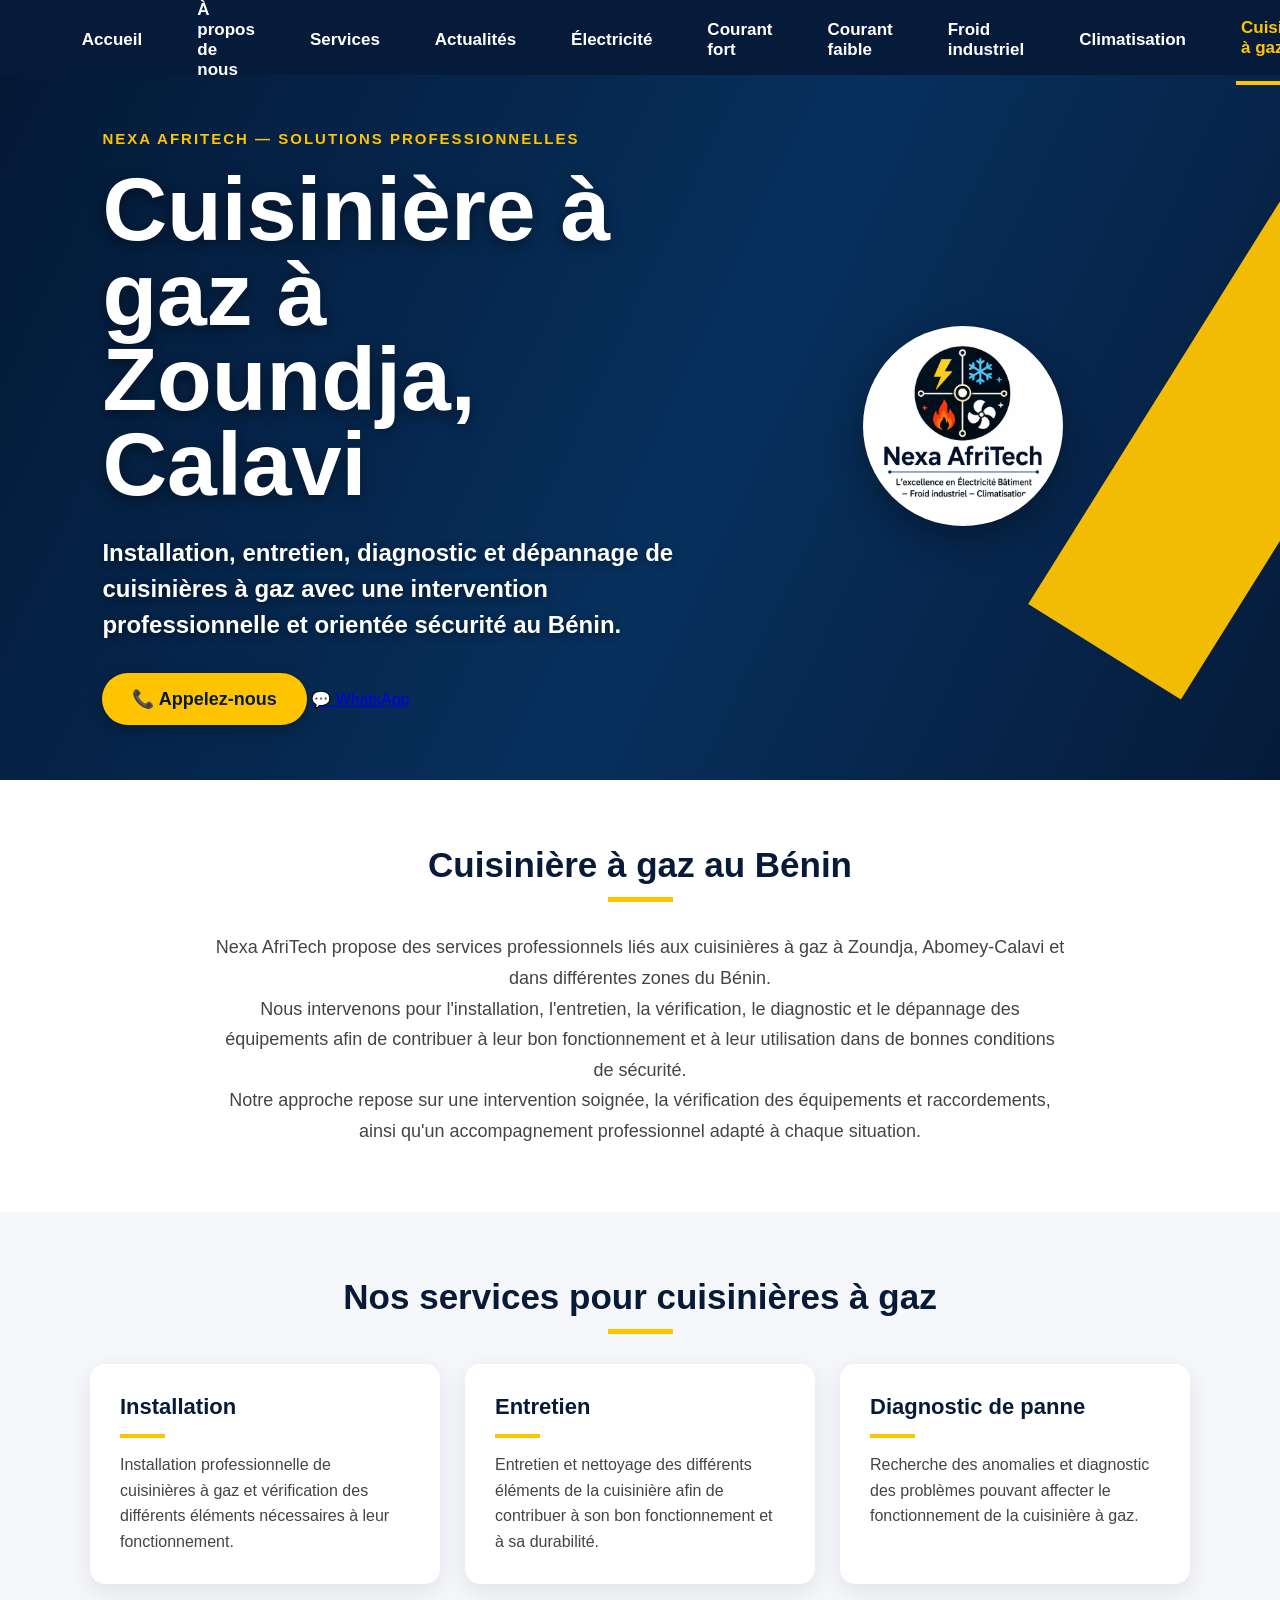
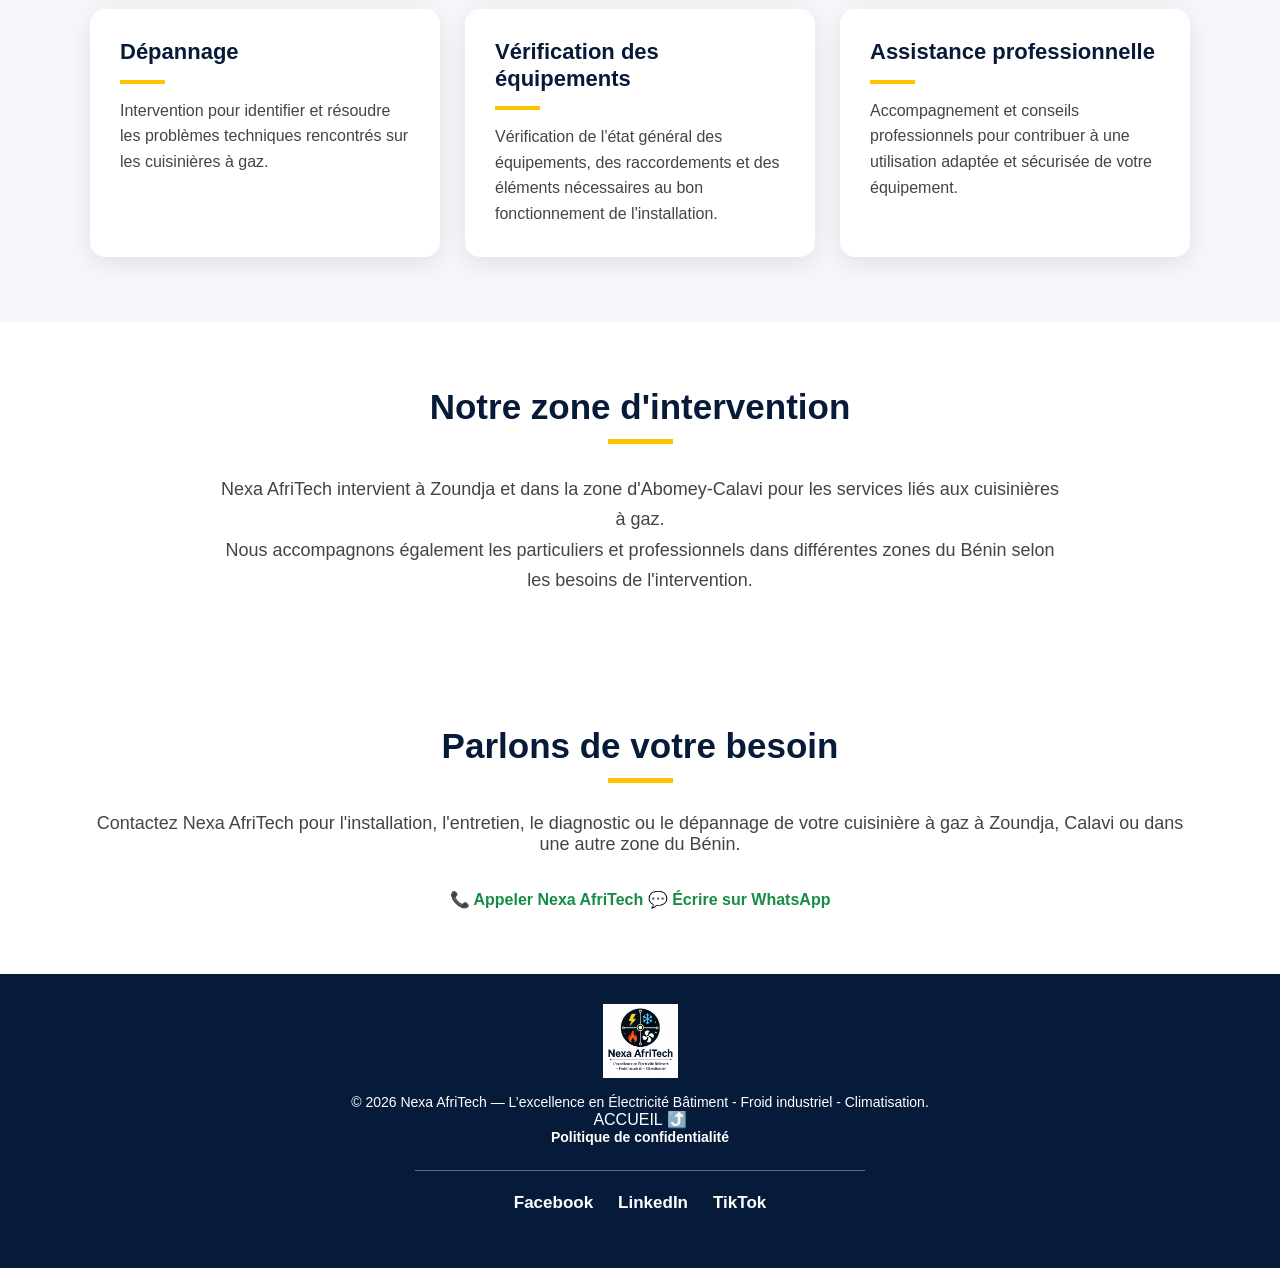
<file: cuisiniere-gaz.html>
<!DOCTYPE html>
<html lang="fr">

<head>

<meta charset="UTF-8">

<meta
    name="viewport"
    content="width=device-width, initial-scale=1.0">

<!-- =========================
     SEO PRINCIPAL
========================== -->

<title>
    Cuisinière à gaz à Zoundja, Calavi | Nexa AfriTech
</title>

<meta
    name="description"
    content="Nexa AfriTech à Zoundja, Abomey-Calavi : installation, entretien, diagnostic et dépannage de cuisinières à gaz. Des interventions professionnelles, fiables et sécurisées au Bénin.">

<meta
    name="robots"
    content="index, follow">

<meta
    name="author"
    content="Nexa AfriTech">

<meta
    name="theme-color"
    content="#061b3a">

<link
    rel="canonical"
    href="https://nexaafritech71-afk.github.io/NexaAfriTech/cuisiniere-gaz.html">


<!-- =========================
     FAVICON
========================== -->

<link
    rel="icon"
    href="favicon.ico"
    sizes="any">


<!-- =========================
     OPEN GRAPH
========================== -->

<meta
    property="og:type"
    content="website">

<meta
    property="og:locale"
    content="fr_BJ">

<meta
    property="og:site_name"
    content="Nexa AfriTech">

<meta
    property="og:title"
    content="Cuisinière à gaz à Zoundja, Calavi | Nexa AfriTech">

<meta
    property="og:description"
    content="Installation, entretien, diagnostic et dépannage professionnel de cuisinières à gaz à Zoundja, Abomey-Calavi et dans différentes zones du Bénin.">

<meta
    property="og:url"
    content="https://nexaafritech71-afk.github.io/NexaAfriTech/cuisiniere-gaz.html">

<meta
    property="og:image"
    content="https://nexaafritech71-afk.github.io/NexaAfriTech/logo.webp">

<meta
    property="og:image:alt"
    content="Logo officiel Nexa AfriTech">


<!-- =========================
     TWITTER / X
========================== -->

<meta
    name="twitter:card"
    content="summary">

<meta
    name="twitter:title"
    content="Cuisinière à gaz à Zoundja, Calavi | Nexa AfriTech">

<meta
    name="twitter:description"
    content="Nexa AfriTech propose des services professionnels d'installation, d'entretien, de diagnostic et de dépannage de cuisinières à gaz au Bénin.">

<meta
    name="twitter:image"
    content="https://nexaafritech71-afk.github.io/NexaAfriTech/logo.webp">


<!-- =========================
     DONNÉES STRUCTURÉES
========================== -->

<script type="application/ld+json">

{
"@context": "https://schema.org",
"@graph": [

{
  "@type": "Service",

  "@id": "https://nexaafritech71-afk.github.io/NexaAfriTech/cuisiniere-gaz.html#service",

  "name": "Cuisinière à gaz",

  "serviceType": "Installation, entretien et dépannage de cuisinières à gaz",

  "url": "https://nexaafritech71-afk.github.io/NexaAfriTech/cuisiniere-gaz.html",

  "description": "Services professionnels d'installation, d'entretien, de diagnostic et de dépannage de cuisinières à gaz à Zoundja, Abomey-Calavi et dans différentes zones du Bénin.",

  "provider": {
    "@type": "Electrician",

    "@id": "https://nexaafritech71-afk.github.io/NexaAfriTech/#business",

    "name": "Nexa AfriTech",

    "url": "https://nexaafritech71-afk.github.io/NexaAfriTech/",

    "logo": "https://nexaafritech71-afk.github.io/NexaAfriTech/logo.webp",

    "telephone": [
      "+229 01 62 33 10 17",
      "+229 01 95 41 12 31"
    ],

    "email": "nexaafritech71@gmail.com",

    "address": {
      "@type": "PostalAddress",
      "addressLocality": "Zoundja, Abomey-Calavi",
      "addressRegion": "Atlantique",
      "addressCountry": "BJ"
    }
  },

  "areaServed": [
    {
      "@type": "Place",
      "name": "Zoundja, Abomey-Calavi"
    },

    {
      "@type": "City",
      "name": "Abomey-Calavi"
    },

    {
      "@type": "Country",
      "name": "Bénin"
    }
  ],

  "hasOfferCatalog": {

    "@type": "OfferCatalog",

    "name": "Services pour cuisinières à gaz",

    "itemListElement": [

      {
        "@type": "Offer",

        "itemOffered": {
          "@type": "Service",
          "name": "Installation de cuisinière à gaz"
        }
      },

      {
        "@type": "Offer",

        "itemOffered": {
          "@type": "Service",
          "name": "Entretien de cuisinière à gaz"
        }
      },

      {
        "@type": "Offer",

        "itemOffered": {
          "@type": "Service",
          "name": "Diagnostic de panne"
        }
      },

      {
        "@type": "Offer",

        "itemOffered": {
          "@type": "Service",
          "name": "Dépannage de cuisinière à gaz"
        }
      },

      {
        "@type": "Offer",

        "itemOffered": {
          "@type": "Service",
          "name": "Vérification des équipements et raccordements"
        }
      }

    ]
  }
},

{
  "@type": "BreadcrumbList",

  "@id": "https://nexaafritech71-afk.github.io/NexaAfriTech/cuisiniere-gaz.html#breadcrumb",

  "itemListElement": [

    {
      "@type": "ListItem",
      "position": 1,
      "name": "Accueil",
      "item": "https://nexaafritech71-afk.github.io/NexaAfriTech/"
    },

    {
      "@type": "ListItem",
      "position": 2,
      "name": "Services",
      "item": "https://nexaafritech71-afk.github.io/NexaAfriTech/services.html"
    },

    {
      "@type": "ListItem",
      "position": 3,
      "name": "Cuisinière à gaz",
      "item": "https://nexaafritech71-afk.github.io/NexaAfriTech/cuisiniere-gaz.html"
    }

  ]
}

]
}

</script>


<!-- =========================
     CSS
========================== -->

<link
    rel="stylesheet"
    href="style.css">

</head>


<body>


<!-- =========================
     NAVIGATION
========================== -->

<header class="navbar">

<a
    href="index.html"
    class="brand">

    <img
        src="logo.webp"
        width="1068"
        height="1057"
        alt="Logo Nexa AfriTech">

</a>


<nav
    class="nav-links"
    id="navLinks"
    aria-label="Navigation principale">

    <a href="index.html">
        Accueil
    </a>

    <a href="a-propos.html">
        À propos de nous
    </a>

    <a href="services.html">
        Services
    </a>

    <a href="actualites.html">
        Actualités
    </a>

    <a href="electricite-batiment.html">
        Électricité
    </a>

    <a href="courant-fort.html">
        Courant fort
    </a>

    <a href="courant-faible.html">
        Courant faible
    </a>

    <a href="froid-industriel.html">
        Froid industriel
    </a>

    <a href="climatisation.html">
        Climatisation
    </a>

    <a
        href="cuisiniere-gaz.html"
        class="active">

        Cuisinière à gaz

    </a>

    <a href="realisations.html">
        Réalisations
    </a>

    <a href="index.html#contact">
        Contact
    </a>

</nav>


<button
    class="menu-toggle"
    id="menuToggle"
    aria-label="Ouvrir le menu"
    aria-expanded="false"
    aria-controls="navLinks">

    ☰

</button>

</header>


<!-- =========================
     CONTENU PRINCIPAL
========================== -->

<main>


<!-- =========================
     HERO
========================== -->

<section class="hero">

<div class="hero-content">

    <p class="hero-small">
        NEXA AFRITECH — SOLUTIONS PROFESSIONNELLES
    </p>


    <h1>
        Cuisinière à gaz à Zoundja, Calavi
    </h1>


    <p class="hero-text">

        Installation, entretien, diagnostic et dépannage
        de cuisinières à gaz avec une intervention
        professionnelle et orientée sécurité au Bénin.

    </p>


    <a
        href="tel:+2290162331017"
        class="call-button"
        aria-label="Appeler Nexa AfriTech">

        📞 Appelez-nous

    </a>


    <a
        href="https://wa.me/2290162331017"
        class="hero-whatsapp"
        target="_blank"
        rel="noopener noreferrer"
        aria-label="Contacter Nexa AfriTech sur WhatsApp">

        💬 WhatsApp

    </a>

</div>


<div class="hero-logo">

    <img
        src="logo.webp"
        loading="eager"
        fetchpriority="high"
        width="1068"
        height="1057"
        alt="Nexa AfriTech – Services de cuisinière à gaz à Zoundja, Abomey-Calavi">

</div>

</section>


<!-- =========================
     PRÉSENTATION
========================== -->

<section class="about">

<h2>
    Cuisinière à gaz au Bénin
</h2>

<div class="yellow-line"></div>


<p>

    Nexa AfriTech propose des services professionnels
    liés aux cuisinières à gaz à Zoundja, Abomey-Calavi
    et dans différentes zones du Bénin.

</p>


<p>

    Nous intervenons pour l'installation, l'entretien,
    la vérification, le diagnostic et le dépannage
    des équipements afin de contribuer à leur bon
    fonctionnement et à leur utilisation dans de
    bonnes conditions de sécurité.

</p>


<p>

    Notre approche repose sur une intervention soignée,
    la vérification des équipements et raccordements,
    ainsi qu'un accompagnement professionnel adapté
    à chaque situation.

</p>

</section>


<!-- =========================
     SERVICES
========================== -->

<section class="services">

<h2>
    Nos services pour cuisinières à gaz
</h2>

<div class="yellow-line"></div>


<div class="services-grid">


    <article class="service-card">

        <h3>
            Installation
        </h3>

        <div class="small-line"></div>

        <p>

            Installation professionnelle de cuisinières
            à gaz et vérification des différents éléments
            nécessaires à leur fonctionnement.

        </p>

    </article>


    <article class="service-card">

        <h3>
            Entretien
        </h3>

        <div class="small-line"></div>

        <p>

            Entretien et nettoyage des différents éléments
            de la cuisinière afin de contribuer à son bon
            fonctionnement et à sa durabilité.

        </p>

    </article>


    <article class="service-card">

        <h3>
            Diagnostic de panne
        </h3>

        <div class="small-line"></div>

        <p>

            Recherche des anomalies et diagnostic des
            problèmes pouvant affecter le fonctionnement
            de la cuisinière à gaz.

        </p>

    </article>


    <article class="service-card">

        <h3>
            Dépannage
        </h3>

        <div class="small-line"></div>

        <p>

            Intervention pour identifier et résoudre
            les problèmes techniques rencontrés sur
            les cuisinières à gaz.

        </p>

    </article>


    <article class="service-card">

        <h3>
            Vérification des équipements
        </h3>

        <div class="small-line"></div>

        <p>

            Vérification de l'état général des équipements,
            des raccordements et des éléments nécessaires
            au bon fonctionnement de l'installation.

        </p>

    </article>


    <article class="service-card">

        <h3>
            Assistance professionnelle
        </h3>

        <div class="small-line"></div>

        <p>

            Accompagnement et conseils professionnels
            pour contribuer à une utilisation adaptée
            et sécurisée de votre équipement.

        </p>

    </article>

</div>

</section>


<!-- =========================
     ZONE D'INTERVENTION
========================== -->

<section class="about">

<h2>
    Notre zone d'intervention
</h2>

<div class="yellow-line"></div>


<p>

    Nexa AfriTech intervient à Zoundja et dans la zone
    d'Abomey-Calavi pour les services liés aux
    cuisinières à gaz.

</p>


<p>

    Nous accompagnons également les particuliers
    et professionnels dans différentes zones du Bénin
    selon les besoins de l'intervention.

</p>

</section>


<!-- =========================
     CONTACT
========================== -->

<section
    class="contact"
    id="contact">

<h2>
    Parlons de votre besoin
</h2>

<div class="yellow-line"></div>


<p>

    Contactez Nexa AfriTech pour l'installation,
    l'entretien, le diagnostic ou le dépannage
    de votre cuisinière à gaz à Zoundja, Calavi
    ou dans une autre zone du Bénin.

</p>


<div class="contact-info">


    <a
        href="tel:+2290162331017"
        class="contact-call-button"
        aria-label="Appeler Nexa AfriTech">

        📞 Appeler Nexa AfriTech

    </a>


    <a
        href="https://wa.me/2290162331017"
        class="contact-whatsapp-button"
        target="_blank"
        rel="noopener noreferrer"
        aria-label="Contacter Nexa AfriTech sur WhatsApp">

        💬 Écrire sur WhatsApp

    </a>

</div>

</section>

</main>


<!-- =========================
     PIED DE PAGE
========================== -->

<footer>


<img
    src="logo.webp"
    width="1068"
    height="1057"
    alt="Nexa AfriTech">


<p>

    © 2026 Nexa AfriTech —
    L’excellence en Électricité Bâtiment -
    Froid industriel - Climatisation.

</p>


<div
    class="footer-links"
    style="
        display: flex !important;
        justify-content: center !important;
        gap: 35px !important;">

    <a
        href="index.html"
        style="
            color: #ffffff !important;
            text-decoration: none !important;">

        ACCUEIL ⤴️

    </a>

</div>


<p>

    <a
        href="confidentialite.html"
        style="
            color: #ffffff !important;
            text-decoration: none !important;
            font-weight: 600 !important;">

        Politique de confidentialité

    </a>

</p>


<hr
    style="
        width: 80% !important;
        max-width: 450px !important;
        margin: 25px auto 22px !important;
        border: none !important;
        border-top: 1px solid rgba(255,255,255,0.35) !important;">


<div
    style="
        width: 100% !important;
        display: flex !important;
        justify-content: center !important;
        align-items: center !important;
        gap: 25px !important;
        flex-wrap: wrap !important;
        padding: 0 15px 25px !important;
        box-sizing: border-box !important;">


    <a
        href="https://www.facebook.com/share/18nwniy4Mk/"
        target="_blank"
        rel="noopener noreferrer"
        style="
            color: #ffffff !important;
            text-decoration: none !important;
            font-size: 17px !important;
            font-weight: 600 !important;">

        Facebook

    </a>


    <a
        href="https://www.linkedin.com/in/lodun-serge-balogoun-a13163434"
        target="_blank"
        rel="noopener noreferrer"
        style="
            color: #ffffff !important;
            text-decoration: none !important;
            font-size: 17px !important;
            font-weight: 600 !important;">

        LinkedIn

    </a>


    <a
        href="https://www.tiktok.com/@nexaafritech1"
        target="_blank"
        rel="noopener noreferrer"
        style="
            color: #ffffff !important;
            text-decoration: none !important;
            font-size: 17px !important;
            font-weight: 600 !important;">

        TikTok

    </a>

</div>

</footer>


<!-- =========================
     JAVASCRIPT
========================== -->

<script
    src="script.js"
    defer>
</script>


</body>

</html>
</file>
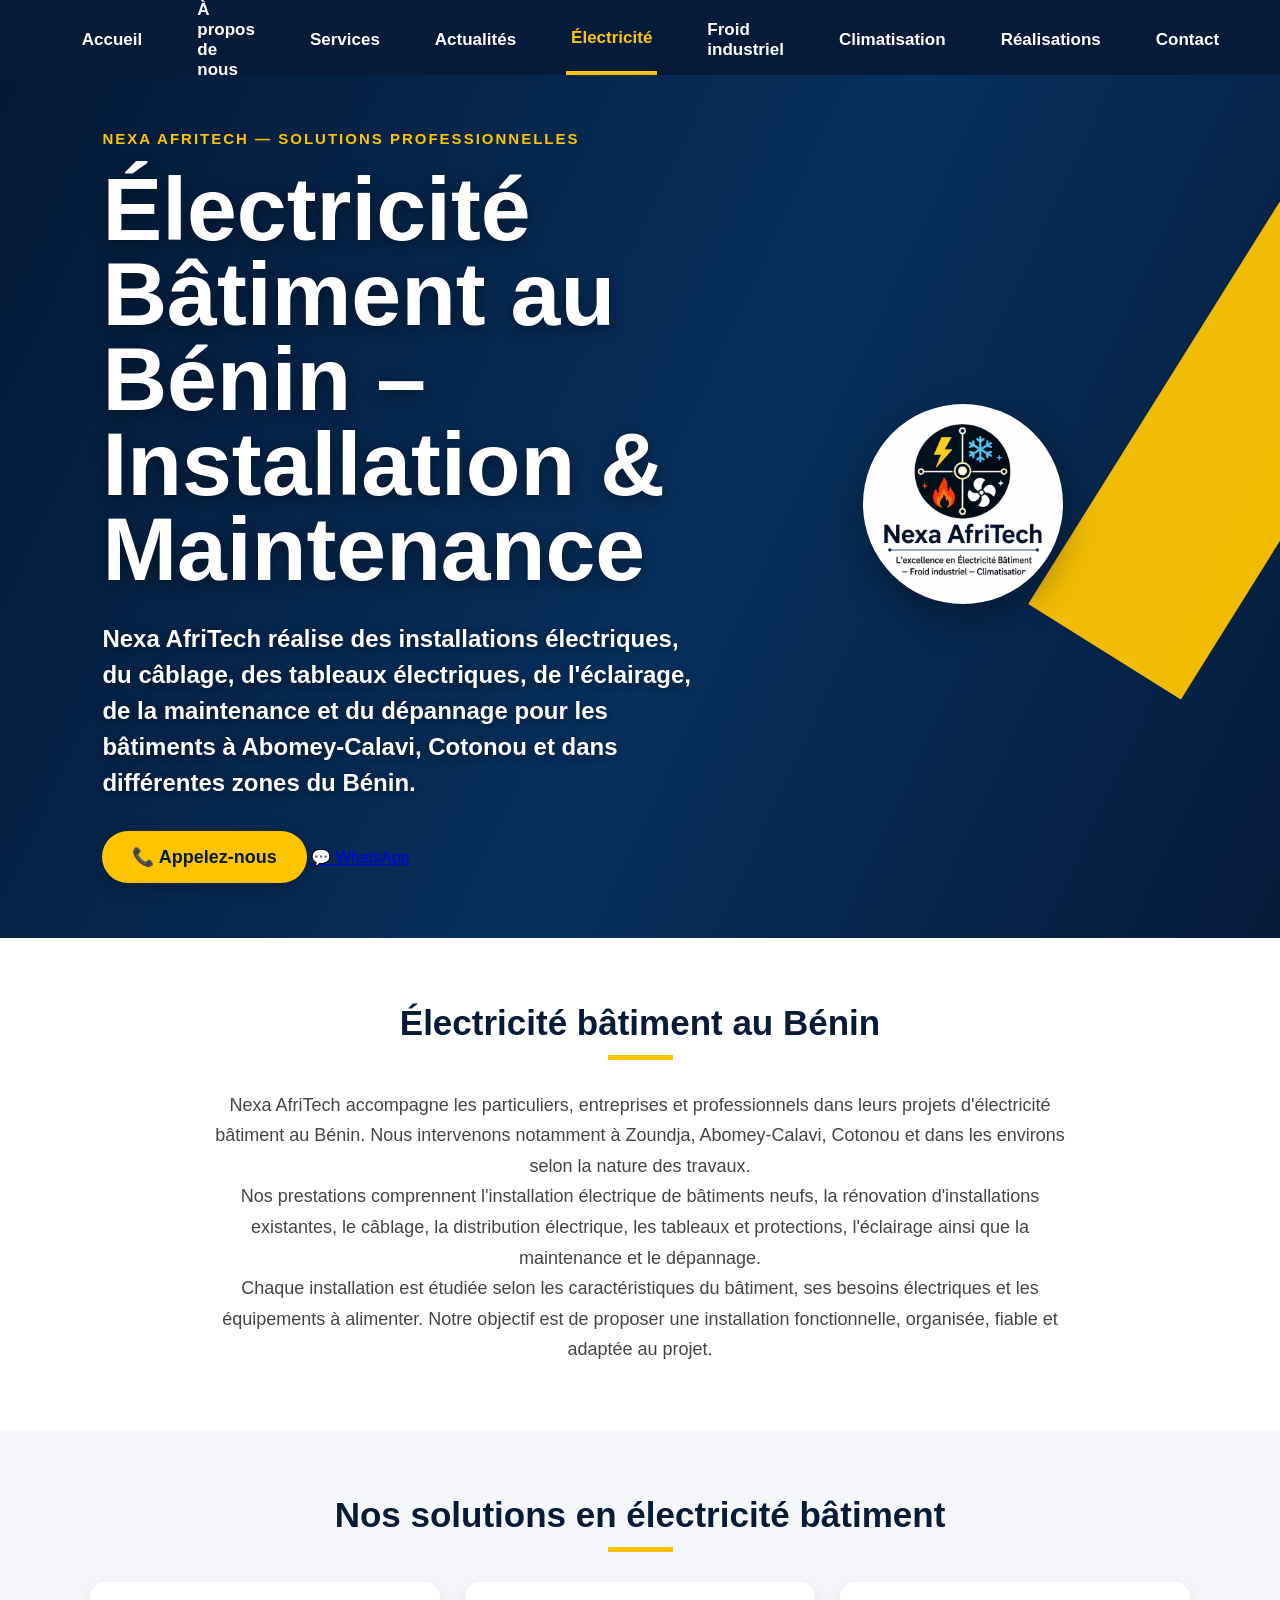
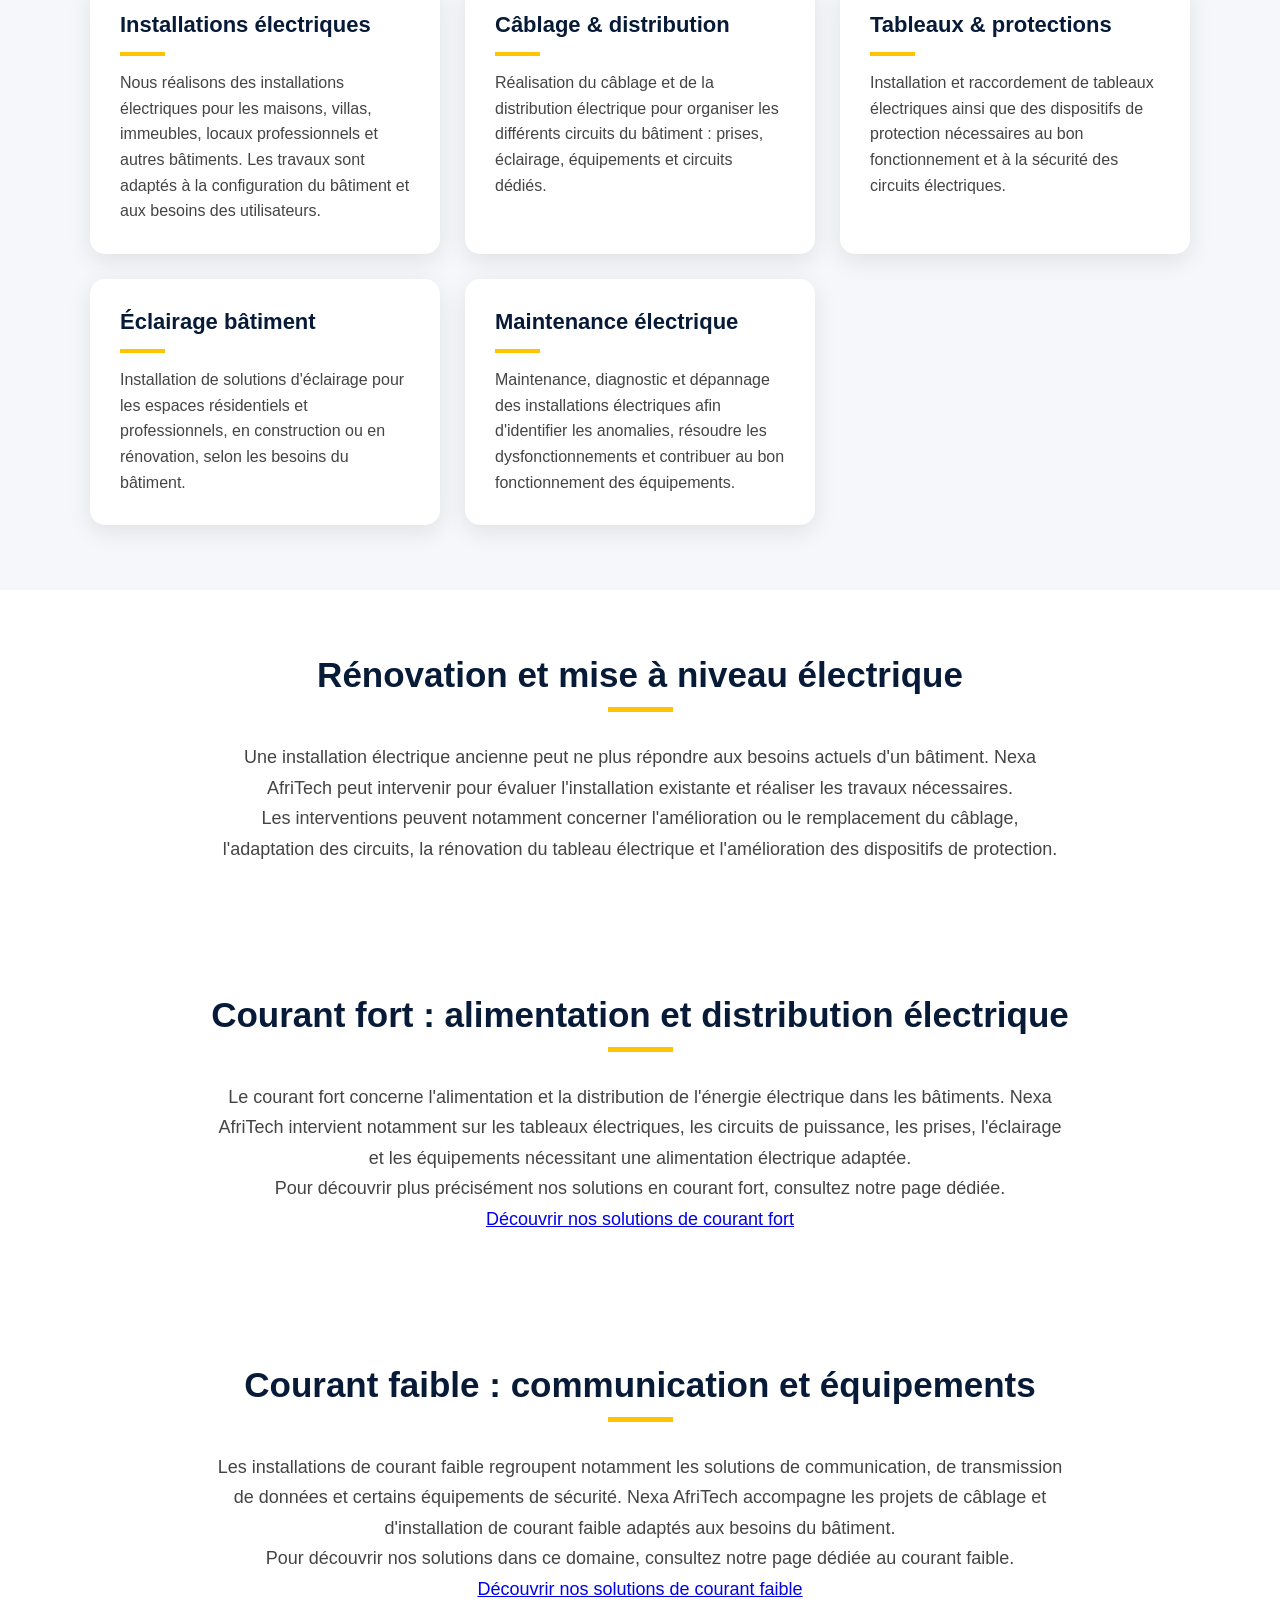
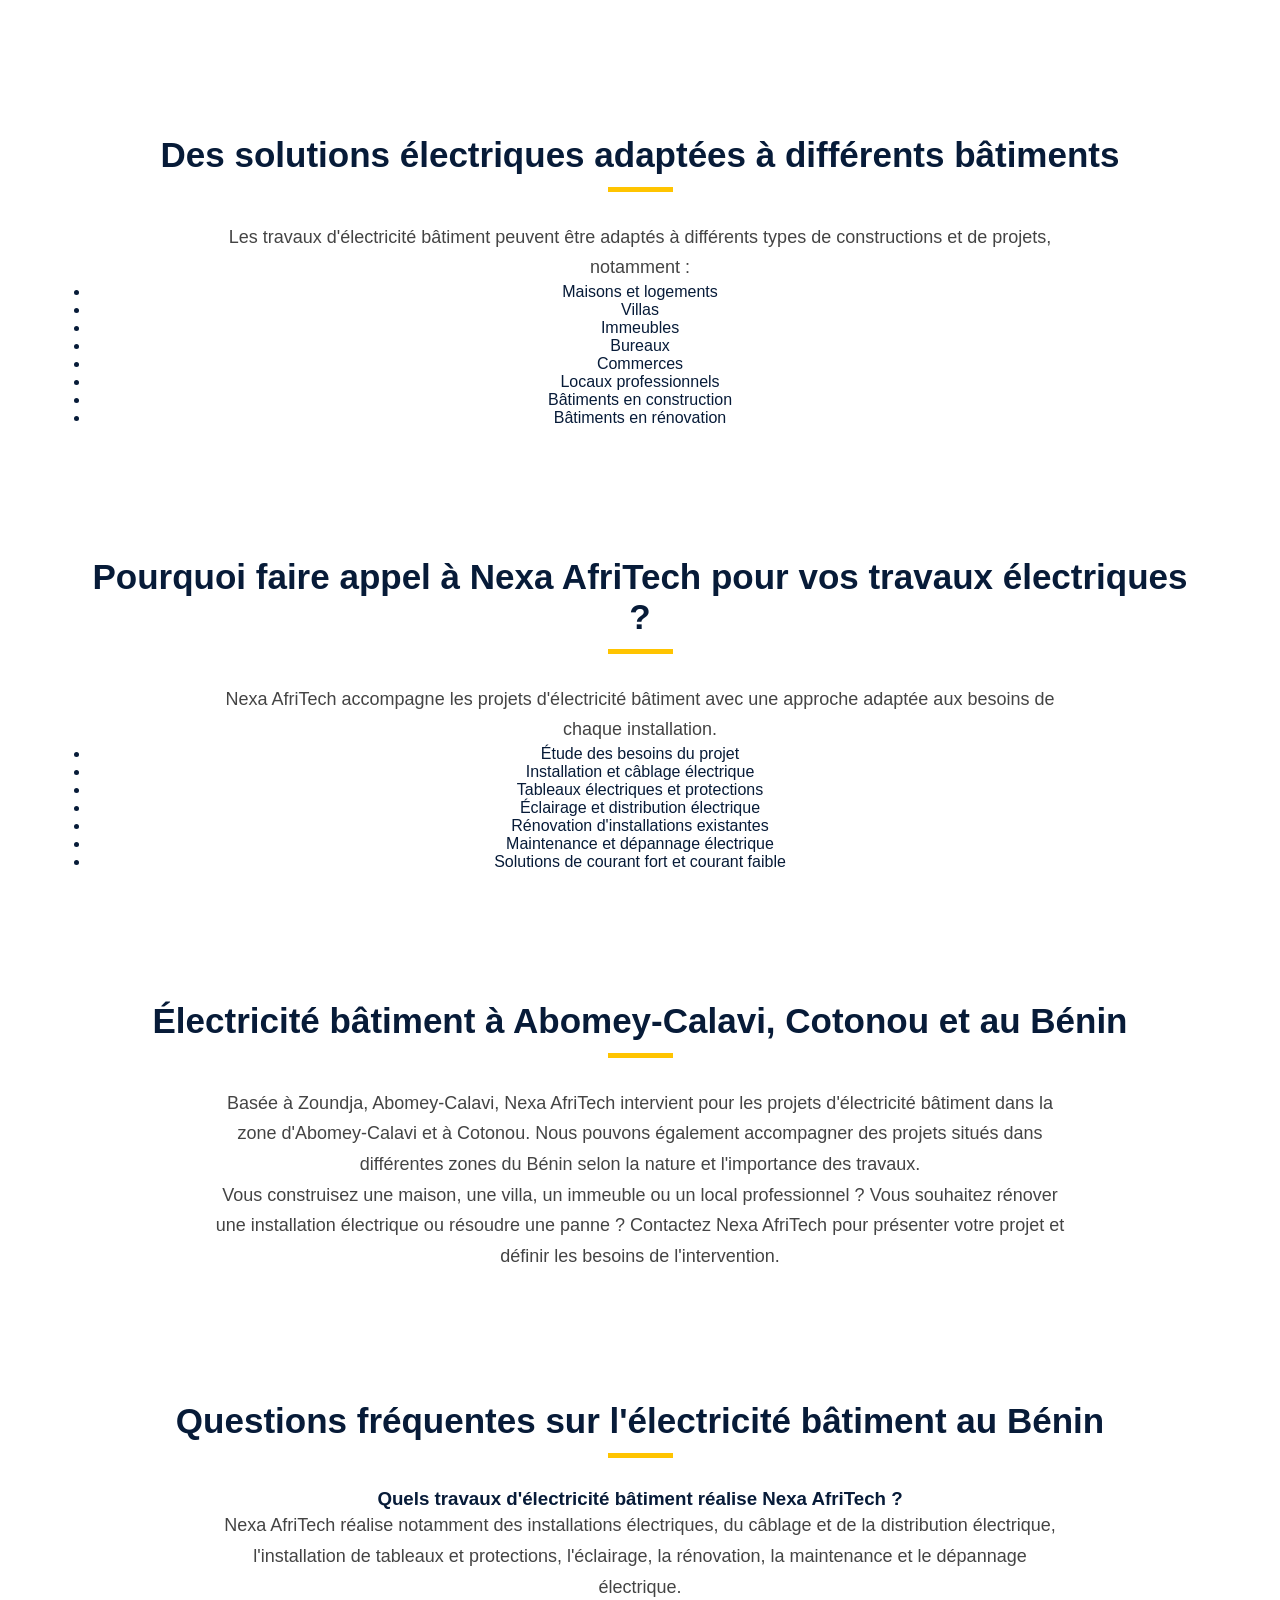
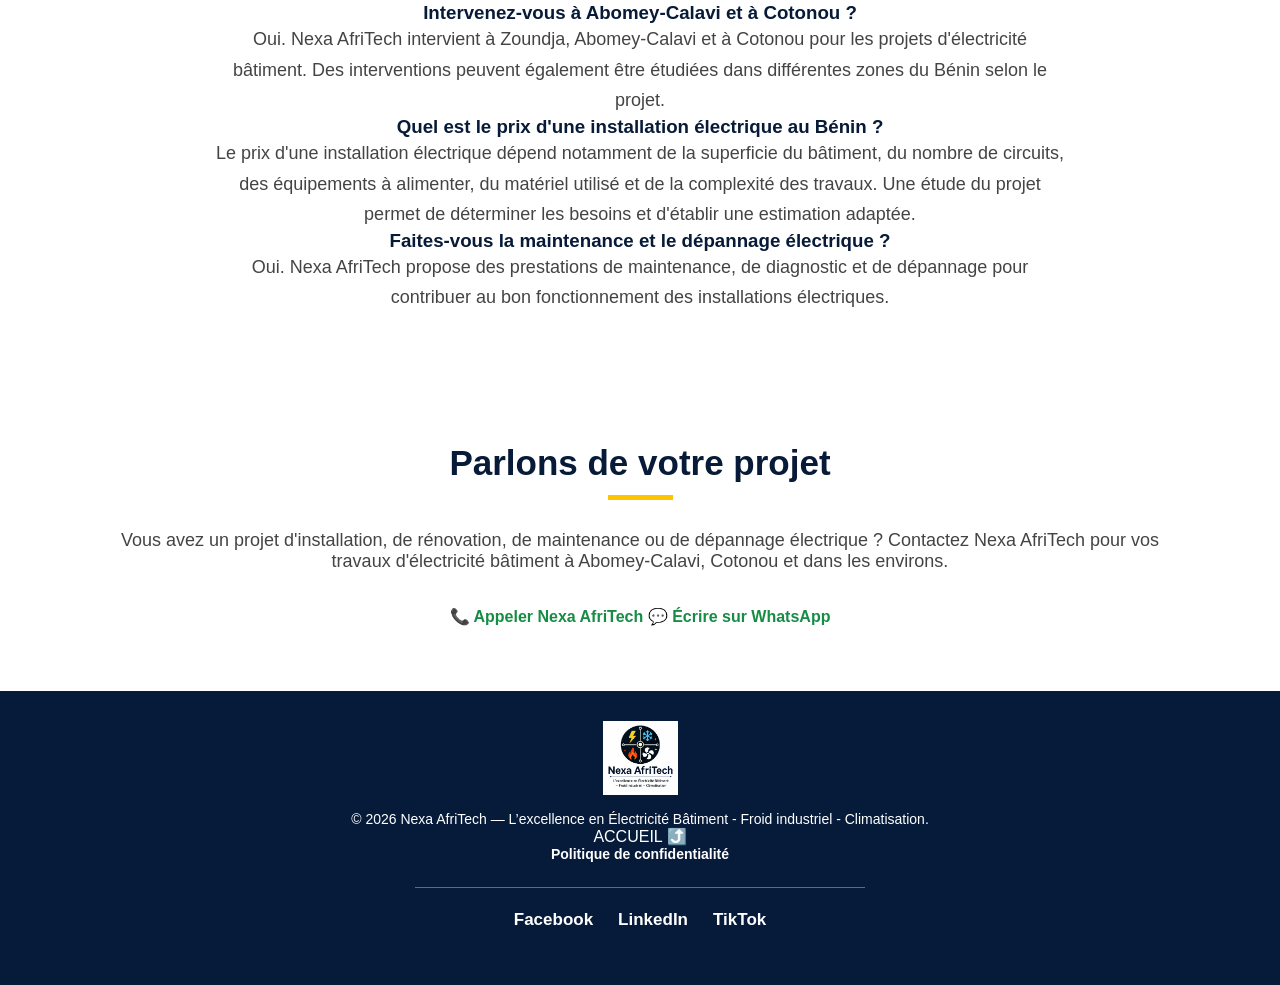
<file: electricite-batiment.html>
<!DOCTYPE html>
<html lang="fr">

<head>

<meta charset="UTF-8">

<meta
    name="viewport"
    content="width=device-width, initial-scale=1.0">

<!-- =========================
     SEO PRINCIPAL
========================== -->

<title>
    Électricité Bâtiment à Zoundja, Calavi | Nexa AfriTech
</title>

<meta
    name="description"
    content="Nexa AfriTech à Zoundja, Abomey-Calavi : électricité bâtiment, installations électriques, câblage, tableaux, éclairage, rénovation, maintenance et dépannage au Bénin.">

<meta
    name="robots"
    content="index, follow">

<meta
    name="author"
    content="Nexa AfriTech">

<meta
    name="theme-color"
    content="#061b3a">

<link
    rel="canonical"
    href="https://nexaafritech71-afk.github.io/NexaAfriTech/electricite-batiment.html">


<!-- =========================
     FAVICON
========================== -->

<link
    rel="icon"
    href="favicon.ico"
    sizes="any">


<!-- =========================
     OPEN GRAPH
========================== -->

<meta
    property="og:type"
    content="website">

<meta
    property="og:locale"
    content="fr_BJ">

<meta
    property="og:site_name"
    content="Nexa AfriTech">

<meta
    property="og:title"
    content="Électricité Bâtiment à Zoundja, Calavi | Nexa AfriTech">

<meta
    property="og:description"
    content="Solutions professionnelles d'électricité bâtiment à Zoundja, Abomey-Calavi : installations électriques, câblage, tableaux, éclairage, rénovation et maintenance.">

<meta
    property="og:url"
    content="https://nexaafritech71-afk.github.io/NexaAfriTech/electricite-batiment.html">

<meta
    property="og:image"
    content="https://nexaafritech71-afk.github.io/NexaAfriTech/logo.webp">

<meta
    property="og:image:alt"
    content="Logo officiel Nexa AfriTech">


<!-- =========================
     TWITTER / X
========================== -->

<meta
    name="twitter:card"
    content="summary">

<meta
    name="twitter:title"
    content="Électricité Bâtiment à Zoundja, Calavi | Nexa AfriTech">

<meta
    name="twitter:description"
    content="Nexa AfriTech propose des solutions professionnelles d'électricité bâtiment à Zoundja, Abomey-Calavi, Cotonou et dans différentes zones du Bénin.">

<meta
    name="twitter:image"
    content="https://nexaafritech71-afk.github.io/NexaAfriTech/logo.webp">


<!-- =========================
     DONNÉES STRUCTURÉES
========================== -->

<script type="application/ld+json">

{
"@context": "https://schema.org",
"@graph": [

{
  "@type": "Service",
  "@id": "https://nexaafritech71-afk.github.io/NexaAfriTech/electricite-batiment.html#service",

  "name": "Électricité bâtiment",

  "serviceType": "Électricité bâtiment",

  "url": "https://nexaafritech71-afk.github.io/NexaAfriTech/electricite-batiment.html",

  "description": "Services professionnels d'électricité bâtiment à Zoundja, Abomey-Calavi, Cotonou et dans différentes zones du Bénin : installations électriques, câblage, distribution, tableaux électriques, protections, éclairage, rénovation, maintenance et dépannage.",

  "provider": {
    "@type": "Electrician",
    "@id": "https://nexaafritech71-afk.github.io/NexaAfriTech/#business",
    "name": "Nexa AfriTech",
    "url": "https://nexaafritech71-afk.github.io/NexaAfriTech/",
    "logo": "https://nexaafritech71-afk.github.io/NexaAfriTech/logo.webp",
    "telephone": [
      "+229 01 62 33 10 17",
      "+229 01 95 41 12 31"
    ],
    "email": "nexaafritech71@gmail.com",

    "address": {
      "@type": "PostalAddress",
      "addressLocality": "Zoundja, Abomey-Calavi",
      "addressRegion": "Atlantique",
      "addressCountry": "BJ"
    }
  },

  "areaServed": [
    {
      "@type": "Place",
      "name": "Zoundja, Abomey-Calavi"
    },
    {
      "@type": "City",
      "name": "Abomey-Calavi"
    },
    {
      "@type": "City",
      "name": "Cotonou"
    },
    {
      "@type": "Country",
      "name": "Bénin"
    }
  ],

  "hasOfferCatalog": {
    "@type": "OfferCatalog",
    "name": "Solutions d'électricité bâtiment",
    "itemListElement": [

      {
        "@type": "Offer",
        "itemOffered": {
          "@type": "Service",
          "name": "Installations électriques"
        }
      },

      {
        "@type": "Offer",
        "itemOffered": {
          "@type": "Service",
          "name": "Câblage et distribution électrique"
        }
      },

      {
        "@type": "Offer",
        "itemOffered": {
          "@type": "Service",
          "name": "Tableaux électriques et protections"
        }
      },

      {
        "@type": "Offer",
        "itemOffered": {
          "@type": "Service",
          "name": "Éclairage bâtiment"
        }
      },

      {
        "@type": "Offer",
        "itemOffered": {
          "@type": "Service",
          "name": "Rénovation électrique"
        }
      },

      {
        "@type": "Offer",
        "itemOffered": {
          "@type": "Service",
          "name": "Maintenance et dépannage électrique"
        }
      },

      {
        "@type": "Offer",
        "itemOffered": {
          "@type": "Service",
          "name": "Courant fort"
        }
      },

      {
        "@type": "Offer",
        "itemOffered": {
          "@type": "Service",
          "name": "Courant faible"
        }
      }

    ]
  }
},

{
  "@type": "BreadcrumbList",
  "@id": "https://nexaafritech71-afk.github.io/NexaAfriTech/electricite-batiment.html#breadcrumb",

  "itemListElement": [
    {
      "@type": "ListItem",
      "position": 1,
      "name": "Accueil",
      "item": "https://nexaafritech71-afk.github.io/NexaAfriTech/"
    },

    {
      "@type": "ListItem",
      "position": 2,
      "name": "Électricité bâtiment",
      "item": "https://nexaafritech71-afk.github.io/NexaAfriTech/electricite-batiment.html"
    }
  ]
}

]
}

</script>


<!-- =========================
     CSS
========================== -->

<link
    rel="stylesheet"
    href="style.css">

</head>


<body>


<!-- =========================
     NAVIGATION
========================== -->

<header class="navbar">

<a
    href="index.html"
    class="brand">

    <img
        src="logo.webp"
        width="1068"
        height="1057"
        alt="Logo Nexa AfriTech">

</a>


<nav
    class="nav-links"
    id="navLinks"
    aria-label="Navigation principale">

    <a href="index.html">
        Accueil
    </a>

    <a href="a-propos.html">
        À propos de nous
    </a>

    <a href="services.html">
        Services
    </a>

    <a href="actualites.html">
        Actualités
    </a>

    <a
        href="electricite-batiment.html"
        class="active">
        Électricité
    </a>

    <a href="froid-industriel.html">
        Froid industriel
    </a>

    <a href="climatisation.html">
        Climatisation
    </a>

    <a href="realisations.html">
        Réalisations
    </a>

    <a href="index.html#contact">
        Contact
    </a>

</nav>


<button
    class="menu-toggle"
    id="menuToggle"
    aria-label="Ouvrir le menu"
    aria-expanded="false"
    aria-controls="navLinks">

    ☰

</button>

</header>


<!-- =========================
     CONTENU PRINCIPAL
========================== -->

<main>


<!-- =========================
     HERO
========================== -->

<section class="hero">

<div class="hero-content">

    <p class="hero-small">
        NEXA AFRITECH — SOLUTIONS PROFESSIONNELLES
    </p>

    <h1>
        Électricité Bâtiment au Bénin – Installation & Maintenance
    </h1>

    <p class="hero-text">
        Nexa AfriTech réalise des installations électriques,
        du câblage, des tableaux électriques, de l'éclairage,
        de la maintenance et du dépannage pour les bâtiments
        à Abomey-Calavi, Cotonou et dans différentes zones
        du Bénin.
    </p>


    <a
        href="tel:+2290162331017"
        class="call-button"
        aria-label="Appeler Nexa AfriTech">

        📞 Appelez-nous

    </a>


    <a
        href="https://wa.me/2290162331017"
        class="hero-whatsapp"
        target="_blank"
        rel="noopener noreferrer"
        aria-label="Contacter Nexa AfriTech sur WhatsApp">

        💬 WhatsApp

    </a>

</div>


<div class="hero-logo">

    <img
        src="logo.webp"
        loading="eager"
        fetchpriority="high"
        width="1068"
        height="1057"
        alt="Nexa AfriTech – Électricité bâtiment à Zoundja, Abomey-Calavi">

</div>

</section>


<!-- =========================
     PRÉSENTATION
========================== -->

<section class="about">

<h2>
    Électricité bâtiment au Bénin
</h2>

<div class="yellow-line"></div>


<p>
    Nexa AfriTech accompagne les particuliers, entreprises
    et professionnels dans leurs projets d'électricité bâtiment
    au Bénin. Nous intervenons notamment à Zoundja,
    Abomey-Calavi, Cotonou et dans les environs selon
    la nature des travaux.
</p>


<p>
    Nos prestations comprennent l'installation électrique
    de bâtiments neufs, la rénovation d'installations
    existantes, le câblage, la distribution électrique,
    les tableaux et protections, l'éclairage ainsi que
    la maintenance et le dépannage.
</p>


<p>
    Chaque installation est étudiée selon les caractéristiques
    du bâtiment, ses besoins électriques et les équipements
    à alimenter. Notre objectif est de proposer une installation
    fonctionnelle, organisée, fiable et adaptée au projet.
</p>

</section>


<!-- =========================
     SOLUTIONS
========================== -->

<section class="services">

<h2>
    Nos solutions en électricité bâtiment
</h2>

<div class="yellow-line"></div>


<div class="services-grid">


    <article class="service-card">

        <h3>
            Installations électriques
        </h3>

        <div class="small-line"></div>

        <p>
            Nous réalisons des installations électriques
            pour les maisons, villas, immeubles, locaux
            professionnels et autres bâtiments. Les travaux
            sont adaptés à la configuration du bâtiment
            et aux besoins des utilisateurs.
        </p>

    </article>


    <article class="service-card">

        <h3>
            Câblage & distribution
        </h3>

        <div class="small-line"></div>

        <p>
            Réalisation du câblage et de la distribution
            électrique pour organiser les différents circuits
            du bâtiment : prises, éclairage, équipements
            et circuits dédiés.
        </p>

    </article>


    <article class="service-card">

        <h3>
            Tableaux & protections
        </h3>

        <div class="small-line"></div>

        <p>
            Installation et raccordement de tableaux électriques
            ainsi que des dispositifs de protection nécessaires
            au bon fonctionnement et à la sécurité des circuits
            électriques.
        </p>

    </article>


    <article class="service-card">

        <h3>
            Éclairage bâtiment
        </h3>

        <div class="small-line"></div>

        <p>
            Installation de solutions d'éclairage pour les
            espaces résidentiels et professionnels, en
            construction ou en rénovation, selon les besoins
            du bâtiment.
        </p>

    </article>


    <article class="service-card">

        <h3>
            Maintenance électrique
        </h3>

        <div class="small-line"></div>

        <p>
            Maintenance, diagnostic et dépannage des
            installations électriques afin d'identifier
            les anomalies, résoudre les dysfonctionnements
            et contribuer au bon fonctionnement des équipements.
        </p>

    </article>

</div>

</section>


<!-- =========================
     RÉNOVATION ÉLECTRIQUE
========================== -->

<section class="about">

<h2>
    Rénovation et mise à niveau électrique
</h2>

<div class="yellow-line"></div>


<p>
    Une installation électrique ancienne peut ne plus
    répondre aux besoins actuels d'un bâtiment. Nexa AfriTech
    peut intervenir pour évaluer l'installation existante
    et réaliser les travaux nécessaires.
</p>


<p>
    Les interventions peuvent notamment concerner
    l'amélioration ou le remplacement du câblage,
    l'adaptation des circuits, la rénovation du tableau
    électrique et l'amélioration des dispositifs de protection.
</p>

</section>


<!-- =========================
     COURANT FORT
========================== -->

<section class="about">

<h2>
    Courant fort : alimentation et distribution électrique
</h2>

<div class="yellow-line"></div>


<p>
    Le courant fort concerne l'alimentation et la distribution
    de l'énergie électrique dans les bâtiments. Nexa AfriTech
    intervient notamment sur les tableaux électriques,
    les circuits de puissance, les prises, l'éclairage
    et les équipements nécessitant une alimentation électrique
    adaptée.
</p>


<p>
    Pour découvrir plus précisément nos solutions en
    courant fort, consultez notre page dédiée.
</p>


    <p>
    <a href="courant-fort.html" class="service-link">
        Découvrir nos solutions de courant fort
    </a>
    </p>

</section>


<!-- =========================
     COURANT FAIBLE
========================== -->

<section class="about">

<h2>
    Courant faible : communication et équipements
</h2>

<div class="yellow-line"></div>


<p>
    Les installations de courant faible regroupent notamment
    les solutions de communication, de transmission de données
    et certains équipements de sécurité. Nexa AfriTech accompagne
    les projets de câblage et d'installation de courant faible
    adaptés aux besoins du bâtiment.
</p>


<p>
    Pour découvrir nos solutions dans ce domaine, consultez
    notre page dédiée au courant faible.
</p>


<p>
    <a href="courant-faible.html" class="service-link">
        Découvrir nos solutions de courant faible
    </a>
</p>
    


</section>


<!-- =========================
     TYPES DE BÂTIMENTS
========================== -->

<section class="about">

<h2>
    Des solutions électriques adaptées à différents bâtiments
</h2>

<div class="yellow-line"></div>


<p>
    Les travaux d'électricité bâtiment peuvent être adaptés
    à différents types de constructions et de projets,
    notamment :
</p>


<ul>

    <li>
        Maisons et logements
    </li>

    <li>
        Villas
    </li>

    <li>
        Immeubles
    </li>

    <li>
        Bureaux
    </li>

    <li>
        Commerces
    </li>

    <li>
        Locaux professionnels
    </li>

    <li>
        Bâtiments en construction
    </li>

    <li>
        Bâtiments en rénovation
    </li>

</ul>

</section>


<!-- =========================
     POURQUOI NEXA AFRITECH
========================== -->

<section class="about">

<h2>
    Pourquoi faire appel à Nexa AfriTech pour vos travaux électriques ?
</h2>

<div class="yellow-line"></div>


<p>
    Nexa AfriTech accompagne les projets d'électricité
    bâtiment avec une approche adaptée aux besoins de chaque
    installation.
</p>


<ul>

    <li>
        Étude des besoins du projet
    </li>

    <li>
        Installation et câblage électrique
    </li>

    <li>
        Tableaux électriques et protections
    </li>

    <li>
        Éclairage et distribution électrique
    </li>

    <li>
        Rénovation d'installations existantes
    </li>

    <li>
        Maintenance et dépannage électrique
    </li>

    <li>
        Solutions de courant fort et courant faible
    </li>

</ul>

</section>


<!-- =========================
     ZONE D'INTERVENTION
========================== -->

<section class="about">

<h2>
    Électricité bâtiment à Abomey-Calavi, Cotonou et au Bénin
</h2>

<div class="yellow-line"></div>


<p>
    Basée à Zoundja, Abomey-Calavi, Nexa AfriTech intervient
    pour les projets d'électricité bâtiment dans la zone
    d'Abomey-Calavi et à Cotonou. Nous pouvons également
    accompagner des projets situés dans différentes zones
    du Bénin selon la nature et l'importance des travaux.
</p>


<p>
    Vous construisez une maison, une villa, un immeuble ou
    un local professionnel ? Vous souhaitez rénover une
    installation électrique ou résoudre une panne ?
    Contactez Nexa AfriTech pour présenter votre projet
    et définir les besoins de l'intervention.
</p>

</section>


<!-- =========================
     QUESTIONS FRÉQUENTES
========================== -->

<section class="about">

<h2>
    Questions fréquentes sur l'électricité bâtiment au Bénin
</h2>

<div class="yellow-line"></div>


<h3>
    Quels travaux d'électricité bâtiment réalise Nexa AfriTech ?
</h3>

<p>
    Nexa AfriTech réalise notamment des installations
    électriques, du câblage et de la distribution électrique,
    l'installation de tableaux et protections, l'éclairage,
    la rénovation, la maintenance et le dépannage électrique.
</p>


<h3>
    Intervenez-vous à Abomey-Calavi et à Cotonou ?
</h3>

<p>
    Oui. Nexa AfriTech intervient à Zoundja, Abomey-Calavi
    et à Cotonou pour les projets d'électricité bâtiment.
    Des interventions peuvent également être étudiées dans
    différentes zones du Bénin selon le projet.
</p>


<h3>
    Quel est le prix d'une installation électrique au Bénin ?
</h3>

<p>
    Le prix d'une installation électrique dépend notamment
    de la superficie du bâtiment, du nombre de circuits,
    des équipements à alimenter, du matériel utilisé et
    de la complexité des travaux. Une étude du projet permet
    de déterminer les besoins et d'établir une estimation
    adaptée.
</p>


<h3>
    Faites-vous la maintenance et le dépannage électrique ?
</h3>

<p>
    Oui. Nexa AfriTech propose des prestations de maintenance,
    de diagnostic et de dépannage pour contribuer au bon
    fonctionnement des installations électriques.
</p>

</section>


<!-- =========================
     CONTACT
========================== -->

<section
    class="contact"
    id="contact">

<h2>
    Parlons de votre projet
</h2>

<div class="yellow-line"></div>


<p>
    Vous avez un projet d'installation, de rénovation,
    de maintenance ou de dépannage électrique ?
    Contactez Nexa AfriTech pour vos travaux d'électricité
    bâtiment à Abomey-Calavi, Cotonou et dans les environs.
</p>


<div class="contact-info">

    <a
        href="tel:+2290162331017"
        class="contact-call-button"
        aria-label="Appeler Nexa AfriTech">

        📞 Appeler Nexa AfriTech

    </a>


    <a
        href="https://wa.me/2290162331017"
        class="contact-whatsapp-button"
        target="_blank"
        rel="noopener noreferrer"
        aria-label="Contacter Nexa AfriTech sur WhatsApp">

        💬 Écrire sur WhatsApp

    </a>

</div>

</section>


</main>


<!-- =========================
     PIED DE PAGE
========================== -->

<footer>

<img
    src="logo.webp"
    width="1068"
    height="1057"
    alt="Nexa AfriTech">


<p>
    © 2026 Nexa AfriTech —
    L’excellence en Électricité Bâtiment -
    Froid industriel - Climatisation.
</p>


<div
    class="footer-links"
    style="display: flex !important; justify-content: center !important; gap: 35px !important;">

    <a
        href="index.html"
        style="
            color: #ffffff !important;
            text-decoration: none !important;">
        ACCUEIL ⤴️
    </a>

</div>


<p>

    <a
        href="confidentialite.html"
        style="
            color: #ffffff !important;
            text-decoration: none !important;
            font-weight: 600 !important;">

        Politique de confidentialité

    </a>

</p>


<hr
    style="
        width: 80% !important;
        max-width: 450px !important;
        margin: 25px auto 22px !important;
        border: none !important;
        border-top: 1px solid rgba(255,255,255,0.35) !important;">


<div
        style="
            width: 100% !important;
            display: flex !important;
            justify-content: center !important;
            align-items: center !important;
            gap: 25px !important;
            flex-wrap: wrap !important;
            padding: 0 15px 25px !important;
            box-sizing: border-box !important;">

        <a
            href="https://www.facebook.com/share/18nwniy4Mk/"
            target="_blank"
            rel="noopener noreferrer"
            style="
                color: #ffffff !important;
                text-decoration: none !important;
                font-size: 17px !important;
                font-weight: 600 !important;">
            Facebook
        </a>

        <a
            href="https://www.linkedin.com/in/lodun-serge-balogoun-a13163434"
            target="_blank"
            rel="noopener noreferrer"
            style="
                color: #ffffff !important;
                text-decoration: none !important;
                font-size: 17px !important;
                font-weight: 600 !important;">
            LinkedIn
        </a>

        <a
            href="https://www.tiktok.com/@nexaafritech1"
            target="_blank"
            rel="noopener noreferrer"
            style="
                color: #ffffff !important;
                text-decoration: none !important;
                font-size: 17px !important;
                font-weight: 600 !important;">
            TikTok
        </a>

    </div>

</footer>
 
     <!-- =========================  
     JAVASCRIPT  
========================== -->  <script  
    src="script.js"  
    defer>  
</script>  </body>  
</html>
</file>
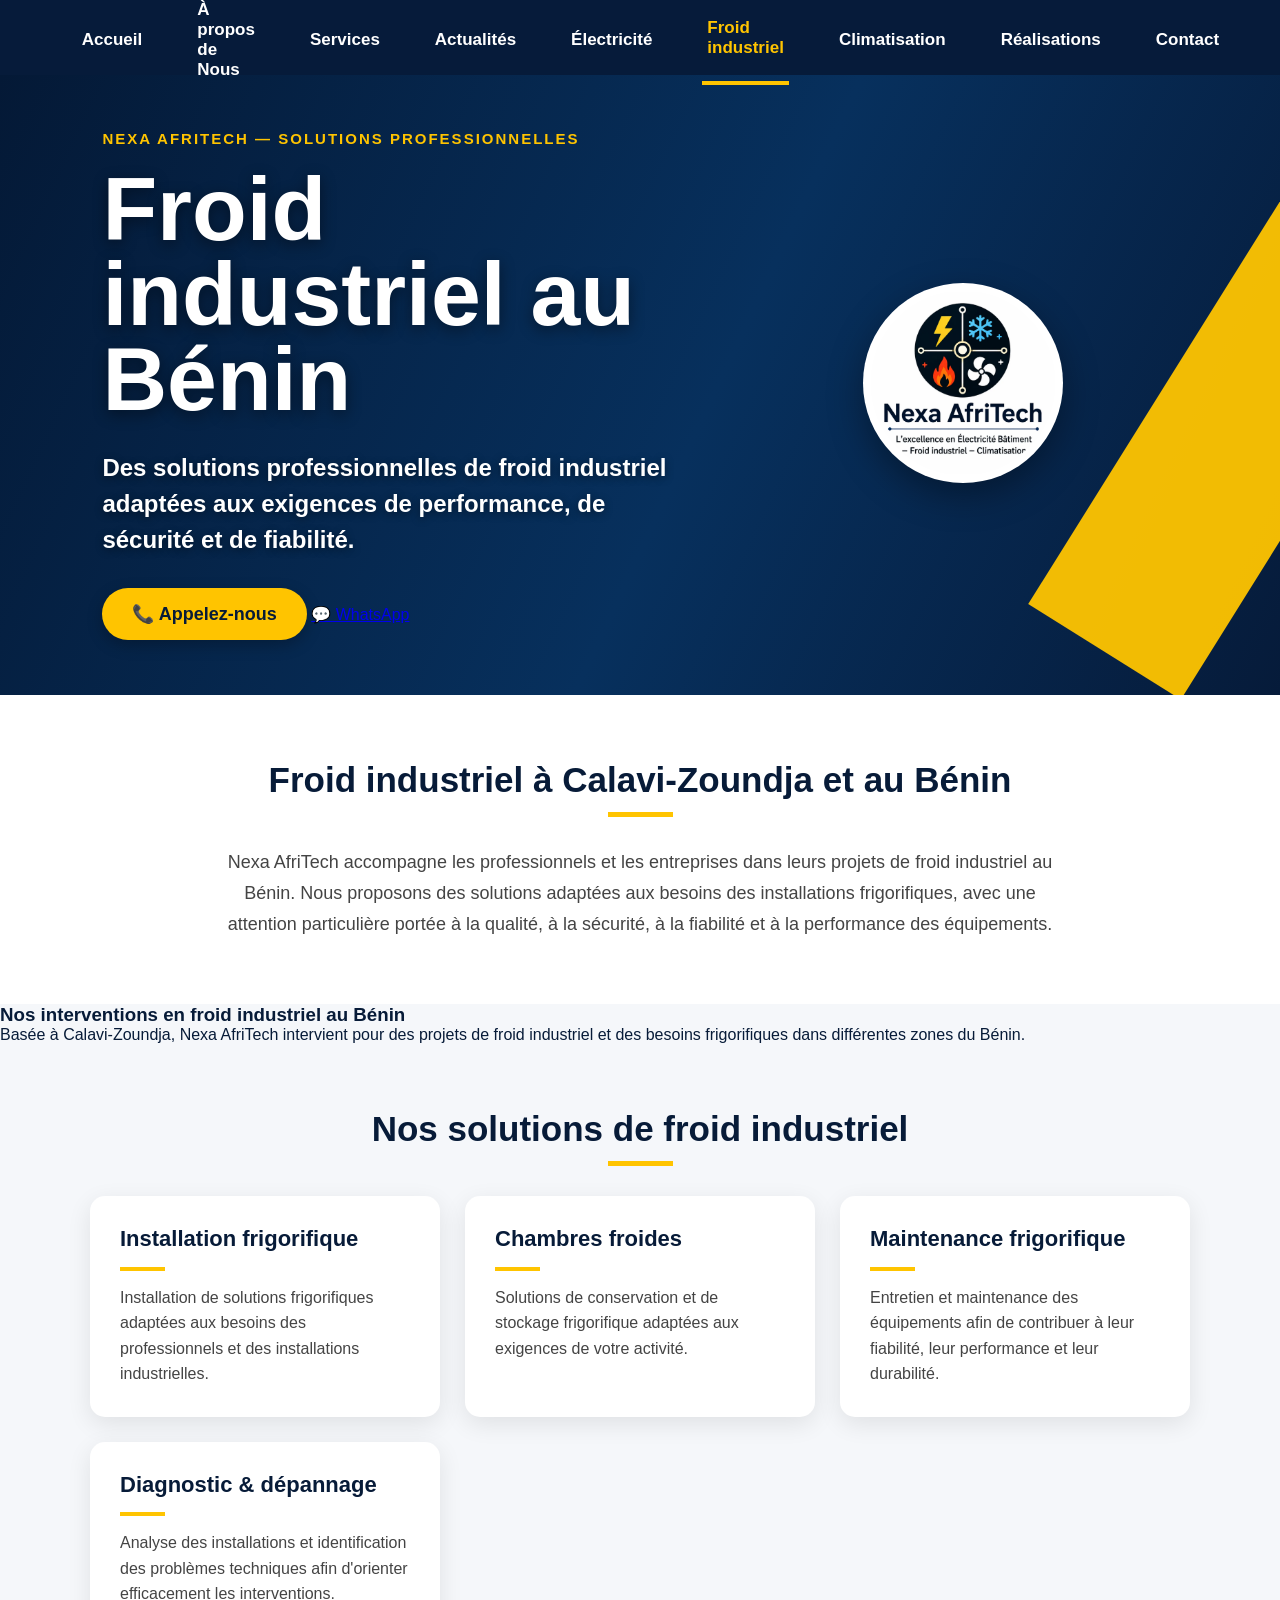
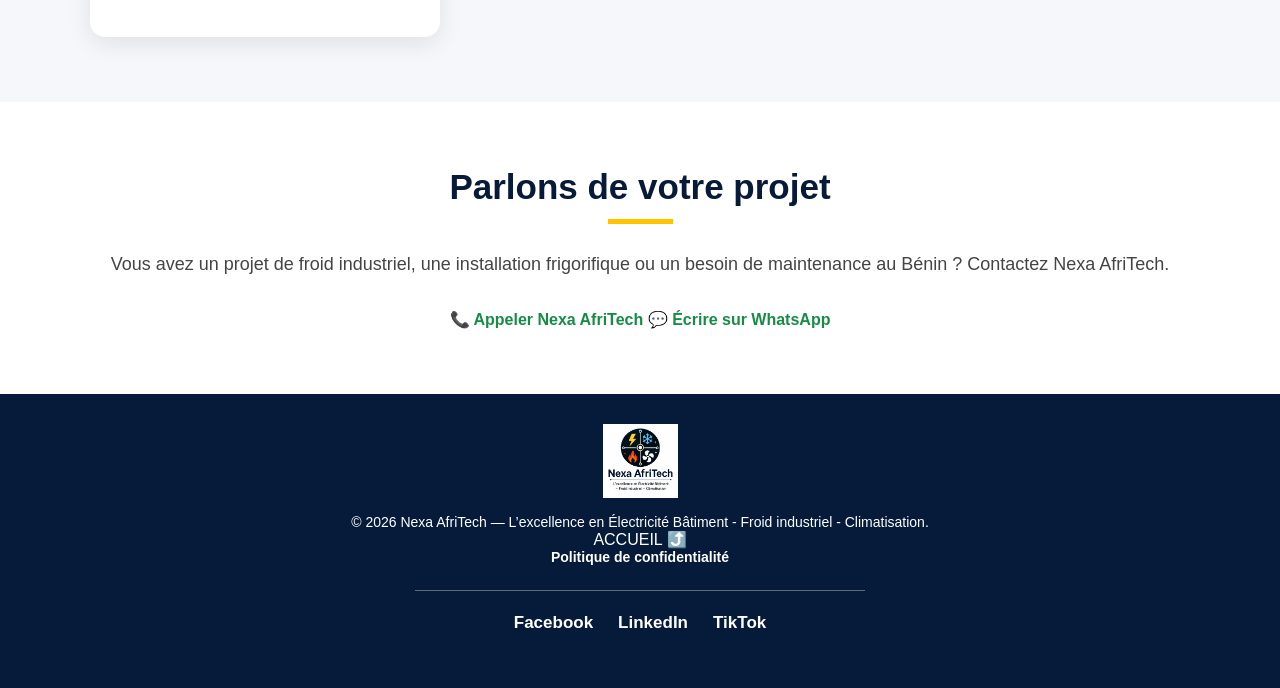
<file: froid-industriel.html>
<!DOCTYPE html>  <html lang="fr">  <head>  <meta charset="UTF-8">  

<meta  
    name="viewport"  
    content="width=device-width, initial-scale=1.0">  

<!-- =========================  
     SEO PRINCIPAL  
========================== -->  

<title>  
    Froid industriel au Bénin | Installation & Maintenance | Nexa AfriTech  
</title>  

<meta  
    name="description"  
    content="Nexa AfriTech propose des solutions professionnelles de froid industriel à Calavi-Zoundja et au Bénin : installation frigorifique, chambres froides, maintenance, diagnostic et optimisation des équipements.">  

<meta  
    name="robots"  
    content="index, follow">  

<meta  
    name="author"  
    content="Nexa AfriTech">  

<meta  
    name="theme-color"  
    content="#061b3a">  


<!-- URL CANONIQUE -->  

<link  
    rel="canonical"  
    href="https://nexaafritech71-afk.github.io/NexaAfriTech/froid-industriel.html">  


<!-- =========================  
     FAVICON  
========================== -->  

<link  
    rel="icon"  
    href="favicon.ico"  
    sizes="any">  


<!-- =========================  
     OPEN GRAPH  
========================== -->  

<meta  
    property="og:type"  
    content="website">  

<meta  
    property="og:locale"  
    content="fr_BJ">  

<meta  
    property="og:site_name"  
    content="Nexa AfriTech">  

<meta  
    property="og:title"  
    content="Froid industriel au Bénin | Nexa AfriTech">  

<meta  
    property="og:description"  
    content="Installation, maintenance, diagnostic et solutions de froid industriel à Calavi-Zoundja et au Bénin avec Nexa AfriTech.">  

<meta  
    property="og:url"  
    content="https://nexaafritech71-afk.github.io/NexaAfriTech/froid-industriel.html">  

<meta  
    property="og:image"  
    content="https://nexaafritech71-afk.github.io/NexaAfriTech/logo.webp">  

<meta  
    property="og:image:alt"  
    content="Logo officiel Nexa AfriTech">  


<!-- =========================  
     TWITTER / X  
========================== -->  

<meta  
    name="twitter:card"  
    content="summary">  

<meta  
    name="twitter:title"  
    content="Froid industriel au Bénin | Nexa AfriTech">  

<meta  
    name="twitter:description"  
    content="Solutions professionnelles de froid industriel à Calavi-Zoundja et au Bénin par Nexa AfriTech.">  

<meta  
    name="twitter:image"  
    content="https://nexaafritech71-afk.github.io/NexaAfriTech/logo.webp">  


<!-- =========================  
     DONNÉES STRUCTURÉES  
========================== -->  

<script type="application/ld+json">  
{  
  "@context": "https://schema.org",  
  "@type": "Service",  

  "name": "Froid industriel au Bénin",  

  "serviceType": [  
    "Froid industriel",  
    "Installation frigorifique",  
    "Maintenance frigorifique",  
    "Chambres froides",  
    "Diagnostic frigorifique"  
  ],  

  "description": "Nexa AfriTech propose des solutions professionnelles de froid industriel à Calavi-Zoundja et au Bénin : installation, maintenance, diagnostic, chambres froides et optimisation des équipements frigorifiques.",  

  "url": "https://nexaafritech71-afk.github.io/NexaAfriTech/froid-industriel.html",  

  "provider": {  
    "@type": "LocalBusiness",  

    "name": "Nexa AfriTech",  

    "url": "https://nexaafritech71-afk.github.io/NexaAfriTech/",  

    "logo": "https://nexaafritech71-afk.github.io/NexaAfriTech/logo.webp",  

    "telephone": [  
      "+229 01 62 33 10 17",  
      "+229 01 95 41 12 31"  
    ],  

    "email": "nexaafritech71@gmail.com",  

    "address": {  
      "@type": "PostalAddress",  
      "addressLocality": "Calavi",  
      "addressRegion": "Zoundja",  
      "addressCountry": "BJ"  
    },  

    "areaServed": [  
      {  
        "@type": "Place",  
        "name": "Calavi-Zoundja"  
      },  
      {  
        "@type": "Country",  
        "name": "Bénin"  
      }  
    ]  
  },  

  "areaServed": {  
    "@type": "Country",  
    "name": "Bénin"  
  }  
}  
</script>  


<!-- =========================  
     CSS  
========================== -->  

<link  
    rel="stylesheet"  
    href="style.css">

</head>  <body>  <!-- =========================  
     NAVIGATION  
========================== -->  <header class="navbar">  <a  
    href="index.html"  
    class="brand"  
    aria-label="Accueil Nexa AfriTech">  

    <img  
        src="logo.webp"  
        width="1068"  
        height="1057"  
        alt="Logo officiel Nexa AfriTech">  
</a>  


<nav  
    class="nav-links"  
    id="navLinks"  
    aria-label="Navigation principale">  

    <a href="index.html">  
        Accueil  
    </a>  

 <a href="a-propos.html">À propos de Nous </a>

     <a href="services.html">
    Services
     </a>

 <a href="actualites.html">
            Actualités
 </a>
 
    
    <a href="electricite-batiment.html">  
        Électricité  
    </a>  

    <a  
        href="froid-industriel.html"  
        class="active"  
        aria-current="page">  

        Froid industriel  

    </a>  

    <a href="climatisation.html">  
        Climatisation  
    </a>  

    <a href="realisations.html">  
        Réalisations  
    </a>  

    <a href="index.html#contact">  
        Contact  
    </a>  

</nav>  


<button  
    class="menu-toggle"  
    id="menuToggle"  
    aria-label="Ouvrir le menu"  
    aria-expanded="false"  
    aria-controls="navLinks">  

    ☰  

</button>

</header>  <main>  <!-- =========================  
     HERO  
========================== -->  <section class="hero">  <div class="hero-content">  

    <p class="hero-small">  
        NEXA AFRITECH — SOLUTIONS PROFESSIONNELLES  
    </p>  


    <h1>  
        Froid industriel au Bénin  
    </h1>  


    <p class="hero-text">  

        Des solutions professionnelles de froid industriel  
        adaptées aux exigences de performance, de sécurité  
        et de fiabilité.  

    </p>  


    <a
    href="tel:+2290162331017"
    class="call-button"
    aria-label="Appeler Nexa AfriTech">

    📞 Appelez-nous

</a>

<a
    href="https://wa.me/2290162331017"
    class="hero-whatsapp"
    target="_blank"
    rel="noopener noreferrer"
    aria-label="Contacter Nexa AfriTech sur WhatsApp">

    💬 WhatsApp

</a>

</div>  


<div class="hero-logo">  

    <img  
        src="logo.webp"  
        loading="eager"  
        fetchpriority="high"  
        width="1068"  
        height="1057"  
        alt="Nexa AfriTech – Froid industriel au Bénin">  

</div>

</section>  <!-- =========================  
     PRÉSENTATION  
========================== -->  <section class="about">  <h2>  
    Froid industriel à Calavi-Zoundja et au Bénin  
</h2>  


<div class="yellow-line"></div>  


<p>  

    Nexa AfriTech accompagne les professionnels et les  
    entreprises dans leurs projets de froid industriel  
    au Bénin.  

    Nous proposons des solutions adaptées aux besoins  
    des installations frigorifiques, avec une attention  
    particulière portée à la qualité, à la sécurité,  
    à la fiabilité et à la performance des équipements.  

</p>

</section>  <!-- =========================  
     ZONE D'INTERVENTION  
========================== -->  <section class="local-seo">  <h3>  
    Nos interventions en froid industriel au Bénin  
</h3>  

<p>  

    Basée à Calavi-Zoundja, Nexa AfriTech intervient  
    pour des projets de froid industriel et des besoins  
    frigorifiques dans différentes zones du Bénin.  

</p>

</section>  <!-- =========================  
     SERVICES  
========================== -->  <section class="services">  <h2>  
    Nos solutions de froid industriel  
</h2>  


<div class="yellow-line"></div>  


<div class="services-grid">  


    <article class="service-card">  

        <h3>  
            Installation frigorifique  
        </h3>  

        <div class="small-line"></div>  

        <p>  

            Installation de solutions frigorifiques  
            adaptées aux besoins des professionnels  
            et des installations industrielles.  

        </p>  

    </article>  



    <article class="service-card">  

        <h3>  
            Chambres froides  
        </h3>  

        <div class="small-line"></div>  

        <p>  

            Solutions de conservation et de stockage  
            frigorifique adaptées aux exigences  
            de votre activité.  

        </p>  

    </article>  



    <article class="service-card">  

        <h3>  
            Maintenance frigorifique  
        </h3>  

        <div class="small-line"></div>  

        <p>  

            Entretien et maintenance des équipements  
            afin de contribuer à leur fiabilité,  
            leur performance et leur durabilité.  

        </p>  

    </article>  



    <article class="service-card">  

        <h3>  
            Diagnostic & dépannage  
        </h3>  

        <div class="small-line"></div>  

        <p>  

            Analyse des installations et identification  
            des problèmes techniques afin d'orienter  
            efficacement les interventions.  

        </p>  

    </article>  


</div>

</section>  <!-- =========================  
     CONTACT  
========================== -->  <section  
    class="contact"  
    id="contact">  <h2>  
    Parlons de votre projet  
</h2>  


<div class="yellow-line"></div>  


<p>  

    Vous avez un projet de froid industriel,  
    une installation frigorifique ou un besoin  
    de maintenance au Bénin ?  

    Contactez Nexa AfriTech.  

</p>  


<div class="contact-info">

    <a
        href="tel:+2290162331017"
        class="contact-call-button"
        aria-label="Appeler Nexa AfriTech">

        📞 Appeler Nexa AfriTech

    </a>

    <a
        href="https://wa.me/2290162331017"
        class="contact-whatsapp-button"
        target="_blank"
        rel="noopener noreferrer"
        aria-label="Contacter Nexa AfriTech sur WhatsApp">

        💬 Écrire sur WhatsApp

    </a>

</div>


</div>

</section>  </main>  <!-- =========================  
     PIED DE PAGE  
========================== -->  <footer>  <img  
    src="logo.webp"  
    width="1068"  
    height="1057"  
    alt="Logo Nexa AfriTech">  


    <p>

        © 2026 Nexa AfriTech —
        L’excellence en Électricité Bâtiment -
        Froid industriel - Climatisation.

    </p>
 
 <div class="footer-links" style="display: flex !important; justify-content: center !important; gap: 35px !important;">

    <a
        href="index.html"
        style="
            color: #ffffff !important;
            text-decoration: none !important;">
        ACCUEIL ⤴️
    </a>
  
 
 </div>

    <p>
        <a
            href="confidentialite.html"
            style="
                color: #ffffff !important;
                text-decoration: none !important;
                font-weight: 600 !important;">
            Politique de confidentialité
        </a>
    </p>


    <hr
        style="
            width: 80% !important;
            max-width: 450px !important;
            margin: 25px auto 22px !important;
            border: none !important;
            border-top: 1px solid rgba(255,255,255,0.35) !important;">


    <div
        style="
            width: 100% !important;
            display: flex !important;
            justify-content: center !important;
            align-items: center !important;
            gap: 25px !important;
            flex-wrap: wrap !important;
            padding: 0 15px 25px !important;
            box-sizing: border-box !important;">

        <a
            href="https://www.facebook.com/share/18nwniy4Mk/"
            target="_blank"
            rel="noopener noreferrer"
            style="
                color: #ffffff !important;
                text-decoration: none !important;
                font-size: 17px !important;
                font-weight: 600 !important;">
            Facebook
        </a>

        <a
            href="https://www.linkedin.com/in/lodun-serge-balogoun-a13163434"
            target="_blank"
            rel="noopener noreferrer"
            style="
                color: #ffffff !important;
                text-decoration: none !important;
                font-size: 17px !important;
                font-weight: 600 !important;">
            LinkedIn
        </a>

        <a
            href="https://www.tiktok.com/@nexaafritech1"
            target="_blank"
            rel="noopener noreferrer"
            style="
                color: #ffffff !important;
                text-decoration: none !important;
                font-size: 17px !important;
                font-weight: 600 !important;">
            TikTok
        </a>

    </div>

</footer>

   

 <!-- =========================  
     JAVASCRIPT  
========================== -->  <script  
    src="script.js"  
    defer>  
</script>  </body>  </html>
</file>
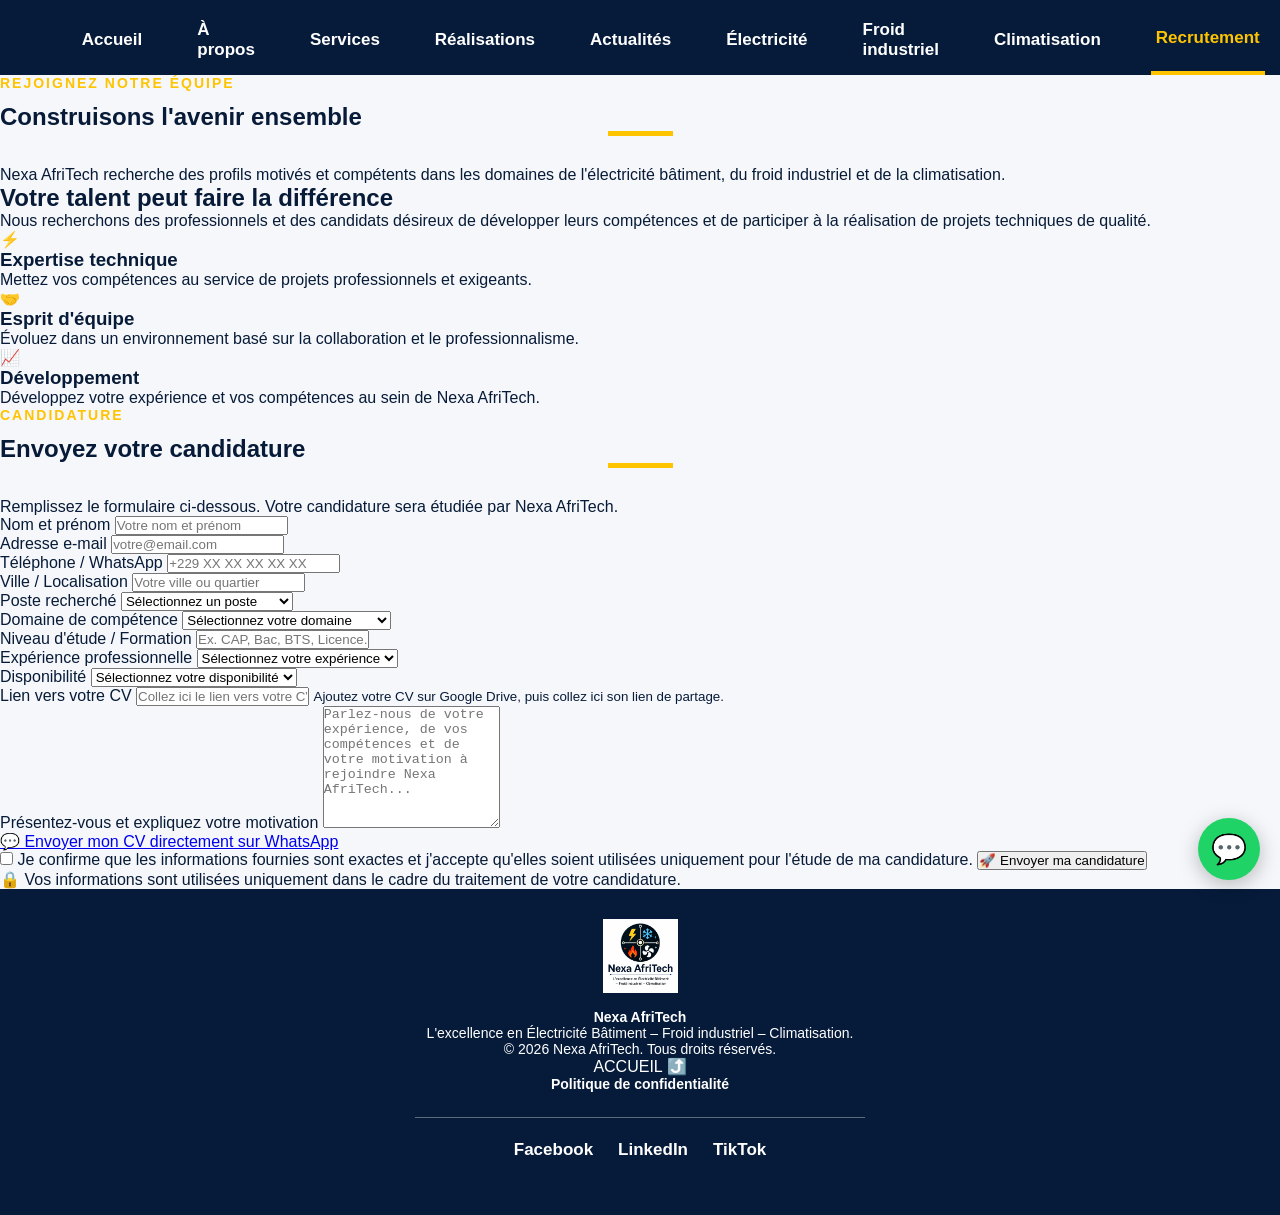
<file: recrutement.html>
<!DOCTYPE html>
<html lang="fr-BJ">

<head>

    <meta charset="UTF-8">

    <meta
        name="viewport"
        content="width=device-width, initial-scale=1.0">

    <title>
        Recrutement | Nexa AfriTech - Candidature
    </title>

    <meta
        name="description"
        content="Rejoignez Nexa AfriTech au Bénin. Envoyez votre candidature pour nos opportunités en électricité bâtiment, froid industriel et climatisation.">

    <meta
        name="robots"
        content="index, follow">

    <meta
        name="author"
        content="Nexa AfriTech">

    <meta
        name="theme-color"
        content="#061b3a">

    <link
        rel="canonical"
        href="https://nexaafritech71-afk.github.io/NexaAfriTech/recrutement.html">

    <!-- OPEN GRAPH -->

    <meta
        property="og:type"
        content="website">

    <meta
        property="og:locale"
        content="fr_BJ">

    <meta
        property="og:site_name"
        content="Nexa AfriTech">

    <meta
        property="og:title"
        content="Recrutement | Nexa AfriTech">

    <meta
        property="og:description"
        content="Rejoignez Nexa AfriTech et envoyez votre candidature.">

    <meta
        property="og:url"
        content="https://nexaafritech71-afk.github.io/NexaAfriTech/recrutement.html">

    <meta
        property="og:image"
        content="https://nexaafritech71-afk.github.io/NexaAfriTech/logo.webp">

    <link
        rel="stylesheet"
        href="style.css">

</head>


<body>


<!-- =========================
     MENU
========================== -->

<header class="navbar">

    <a
        href="index.html"
        class="brand"
        aria-label="Accueil Nexa AfriTech">

        <img
            src="logo.webp"
            alt="Logo Nexa AfriTech"
            width="58"
            height="58">

    </a>


    <button
        class="menu-toggle"
        id="menuToggle"
        type="button"
        aria-label="Ouvrir le menu"
        aria-expanded="false"
        aria-controls="navLinks">

        ☰

    </button>


    <nav
        class="nav-links"
        id="navLinks"
        aria-label="Navigation principale">

        <a href="index.html">
            Accueil
        </a>

        <a href="a-propos.html">
    À propos
        </a>

        <a href="services.html">
            Services
        </a>

        <a href="realisations.html">
            Réalisations
        </a>

        <a href="actualites.html">
            Actualités
        </a>

        <a href="electricite-batiment.html">
            Électricité
        </a>

        <a href="froid-industriel.html">
            Froid industriel
        </a>

        <a href="climatisation.html">
            Climatisation
        </a>

        <a
            href="recrutement.html"
            class="active"
            aria-current="page">

            Recrutement
        </a>

        <a href="#candidature">
            Candidater
        </a>

    </nav>

</header>


<main>


<!-- =========================
     EN-TÊTE RECRUTEMENT
========================== -->

<section class="recrutement-header">

    <p class="section-subtitle">
        REJOIGNEZ NOTRE ÉQUIPE
    </p>

    <h1>
        Construisons l'avenir ensemble
    </h1>

    <div class="yellow-line"></div>

    <p>
        Nexa AfriTech recherche des profils motivés et compétents
        dans les domaines de l'électricité bâtiment,
        du froid industriel et de la climatisation.
    </p>

</section>


<!-- =========================
     POURQUOI NOUS REJOINDRE
========================== -->

<section class="recrutement-info">

    <div class="recrutement-info-content">

        <h2>
            Votre talent peut faire la différence
        </h2>

        <p>
            Nous recherchons des professionnels et des candidats
            désireux de développer leurs compétences et de participer
            à la réalisation de projets techniques de qualité.
        </p>

    </div>


    <div class="recrutement-cards">

        <article class="recrutement-card">

            <div class="recrutement-icon">
                ⚡
            </div>

            <h3>
                Expertise technique
            </h3>

            <p>
                Mettez vos compétences au service de projets
                professionnels et exigeants.
            </p>

        </article>


        <article class="recrutement-card">

            <div class="recrutement-icon">
                🤝
            </div>

            <h3>
                Esprit d'équipe
            </h3>

            <p>
                Évoluez dans un environnement basé sur
                la collaboration et le professionnalisme.
            </p>

        </article>


        <article class="recrutement-card">

            <div class="recrutement-icon">
                📈
            </div>

            <h3>
                Développement
            </h3>

            <p>
                Développez votre expérience et vos compétences
                au sein de Nexa AfriTech.
            </p>

        </article>

    </div>

</section>


<!-- =========================
     FORMULAIRE DE CANDIDATURE
========================== -->

<section
    class="recrutement-section"
    id="candidature">

    <div class="recrutement-form-container">

        <p class="section-subtitle">
            CANDIDATURE
        </p>

        <h2>
            Envoyez votre candidature
        </h2>

        <div class="yellow-line"></div>

        <p class="recrutement-intro">
            Remplissez le formulaire ci-dessous.
            Votre candidature sera étudiée par Nexa AfriTech.
        </p>


        <form
            class="recrutement-form"
            action="https://formspree.io/f/xjyvbobv"
            method="POST"
            enctype="multipart/form-data">

            <!-- SUJET -->

            <input
                type="hidden"
                name="subject"
                value="Nouvelle candidature - Nexa AfriTech">


            <!-- NOM -->

            <div class="recrutement-form-grid">

                <div class="recrutement-form-group">

                    <label for="nom">
                        Nom et prénom
                    </label>

                    <input
                        type="text"
                        id="nom"
                        name="nom"
                        placeholder="Votre nom et prénom"
                        autocomplete="name"
                        required>

                </div>


                <!-- EMAIL -->

                <div class="recrutement-form-group">

                    <label for="email">
                        Adresse e-mail
                    </label>

                    <input
                        type="email"
                        id="email"
                        name="email"
                        placeholder="votre@email.com"
                        autocomplete="email"
                        required>

                </div>


                <!-- TÉLÉPHONE -->

                <div class="recrutement-form-group">

                    <label for="telephone">
                        Téléphone / WhatsApp
                    </label>

                    <input
                        type="tel"
                        id="telephone"
                        name="telephone"
                        placeholder="+229 XX XX XX XX XX"
                        autocomplete="tel"
                        required>

                </div>


                <!-- LOCALISATION -->

                <div class="recrutement-form-group">

                    <label for="localisation">
                        Ville / Localisation
                    </label>

                    <input
                        type="text"
                        id="localisation"
                        name="localisation"
                        placeholder="Votre ville ou quartier"
                        required>

                </div>


                <!-- POSTE -->

                <div class="recrutement-form-group">

                    <label for="poste">
                        Poste recherché
                    </label>

                    <select
                        id="poste"
                        name="poste"
                        required>

                        <option
                            value=""
                            selected
                            disabled>

                            Sélectionnez un poste

                        </option>

                        <option value="Électricien bâtiment">
                            Électricien bâtiment
                        </option>

                        <option value="Technicien froid industriel">
                            Technicien froid industriel
                        </option>

                        <option value="Technicien climatisation">
                            Technicien climatisation
                        </option>

                        <option value="Technicien polyvalent">
                            Technicien polyvalent
                        </option>

                        <option value="Ingénieur">
                            Ingénieur
                        </option>

                        <option value="Chef de projet">
                            Chef de projet
                        </option>

                        <option value="Stagiaire">
                            Stagiaire
                        </option>

                        <option value="Autre">
                            Autre
                        </option>

                    </select>

                </div>


                <!-- DOMAINE -->

                <div class="recrutement-form-group">

                    <label for="domaine">
                        Domaine de compétence
                    </label>

                    <select
                        id="domaine"
                        name="domaine"
                        required>

                        <option
                            value=""
                            selected
                            disabled>

                            Sélectionnez votre domaine

                        </option>

                        <option value="Électricité bâtiment">
                            ⚡ Électricité bâtiment
                        </option>

                        <option value="Froid industriel">
                            ❄️ Froid industriel
                        </option>

                        <option value="Climatisation">
                            🌬️ Climatisation
                        </option>

                        <option value="Électricité et climatisation">
                            ⚡🌬️ Électricité + Climatisation
                        </option>

                        <option value="Plusieurs domaines">
                            Plusieurs domaines
                        </option>

                        <option value="Autre">
                            Autre
                        </option>

                    </select>

                </div>


                <!-- FORMATION -->

                <div class="recrutement-form-group">

                    <label for="formation">
                        Niveau d'étude / Formation
                    </label>

                    <input
                        type="text"
                        id="formation"
                        name="formation"
                        placeholder="Ex. CAP, Bac, BTS, Licence..."
                        required>

                </div>


                <!-- EXPÉRIENCE -->

                <div class="recrutement-form-group">

                    <label for="experience">
                        Expérience professionnelle
                    </label>

                    <select
                        id="experience"
                        name="experience"
                        required>

                        <option
                            value=""
                            selected
                            disabled>

                            Sélectionnez votre expérience

                        </option>

                        <option value="Débutant">
                            Débutant
                        </option>

                        <option value="Moins de 1 an">
                            Moins de 1 an
                        </option>

                        <option value="1 à 3 ans">
                            1 à 3 ans
                        </option>

                        <option value="3 à 5 ans">
                            3 à 5 ans
                        </option>

                        <option value="Plus de 5 ans">
                            Plus de 5 ans
                        </option>

                    </select>

                </div>


                <!-- DISPONIBILITÉ -->

                <div class="recrutement-form-group">

                    <label for="disponibilite">
                        Disponibilité
                    </label>

                    <select
                        id="disponibilite"
                        name="disponibilite"
                        required>

                        <option
                            value=""
                            selected
                            disabled>

                            Sélectionnez votre disponibilité

                        </option>

                        <option value="Immédiatement">
                            Immédiatement
                        </option>

                        <option value="Dans moins d'un mois">
                            Dans moins d'un mois
                        </option>

                        <option value="Dans 1 à 3 mois">
                            Dans 1 à 3 mois
                        </option>

                        <option value="À discuter">
                            À discuter
                        </option>

                    </select>

                </div>


                <!-- CV -->

<div class="recrutement-form-group">

    <label for="cv">
        Lien vers votre CV
    </label>

    <input
        type="url"
        id="cv"
        name="cv"
        placeholder="Collez ici le lien vers votre CV">

    <small>
        Ajoutez votre CV sur Google Drive, puis collez ici son lien de partage.
    </small>

</div>

                

                    

                    


                <!-- MOTIVATION -->

                <div class="recrutement-form-group full">

                    <label for="motivation">
                        Présentez-vous et expliquez votre motivation
                    </label>

                    <textarea
                        id="motivation"
                        name="motivation"
                        rows="8"
                        placeholder="Parlez-nous de votre expérience, de vos compétences et de votre motivation à rejoindre Nexa AfriTech..."
                        required></textarea>

                </div>

            </div>
            
            

       <div class="recrutement-form-group full">

    <a
        href="https://wa.me/2290162331017?text=Bonjour%20Nexa%20AfriTech%2C%20je%20souhaite%20envoyer%20mon%20CV%20pour%20une%20candidature."
        class="whatsapp-cv-button"
        target="_blank"
        rel="noopener noreferrer">

        💬 Envoyer mon CV directement sur WhatsApp

    </a>

    </div>
            <!-- CONFIDENTIALITÉ -->

            <label class="recrutement-consent">

                <input
                    type="checkbox"
                    name="consentement"
                    value="Oui"
                    required>

                <span>
                    Je confirme que les informations fournies sont exactes
                    et j'accepte qu'elles soient utilisées uniquement
                    pour l'étude de ma candidature.
                </span>

            </label>


            <!-- BOUTON -->

            <button
                type="submit"
                class="recrutement-submit">

                🚀 Envoyer ma candidature

            </button>


            <p class="recrutement-note">

                🔒 Vos informations sont utilisées uniquement
                dans le cadre du traitement de votre candidature.

            </p>

        </form>

    </div>

</section>


</main>


<!-- =========================
     WHATSAPP FLOTTANT
========================== -->

<a
    href="https://wa.me/2290162331017?text=Bonjour%20Nexa%20AfriTech%2C%20je%20souhaite%20obtenir%20des%20informations%20sur%20le%20recrutement."
    class="whatsapp"
    target="_blank"
    rel="noopener noreferrer"
    aria-label="Contacter Nexa AfriTech sur WhatsApp">

    💬

</a>


<!-- =========================
     FOOTER
========================== -->

<footer>

    <a
        href="index.html"
        aria-label="Retour à l'accueil Nexa AfriTech">

        <img
            src="logo.webp"
            alt="Logo Nexa AfriTech"
            width="90"
            height="90">

    </a>


    <p>
        <strong>Nexa AfriTech</strong><br>
        L'excellence en Électricité Bâtiment –
        Froid industriel – Climatisation.
    </p>


    <p>
        © 2026 Nexa AfriTech.
        Tous droits réservés.
    </p>

     <div class="footer-links" style="display: flex !important; justify-content: center !important; gap: 35px !important;">

    <a
        href="index.html"
        style="
            color: #ffffff !important;
            text-decoration: none !important;">
        ACCUEIL ⤴️
    </a>
  
 
     </div>

    <p>
    <a
        href="confidentialite.html"
        style="
            color: #ffffff !important;
            text-decoration: none !important;
            font-weight: 600 !important;">
        Politique de confidentialité
    </a>
    </p>

    <hr
    style="
        width: 80% !important;
        max-width: 450px !important;
        margin: 25px auto 22px !important;
        border: none !important;
        border-top: 1px solid rgba(255,255,255,0.35) !important;">

<div
    style="
        width: 100% !important;
        display: flex !important;
        justify-content: center !important;
        align-items: center !important;
        gap: 25px !important;
        flex-wrap: wrap !important;
        padding: 0 15px 25px !important;
        box-sizing: border-box !important;">

    <a
        href="https://www.facebook.com/share/18nwniy4Mk/"
        target="_blank"
        rel="noopener noreferrer"
        style="
            color: #ffffff !important;
            text-decoration: none !important;
            font-size: 17px !important;
            font-weight: 600 !important;">
        Facebook
    </a>

    <a
        href="https://www.linkedin.com/in/lodun-serge-balogoun-a13163434"
        target="_blank"
        rel="noopener noreferrer"
        style="
            color: #ffffff !important;
            text-decoration: none !important;
            font-size: 17px !important;
            font-weight: 600 !important;">
        LinkedIn
    </a>

    <a
        href="https://www.tiktok.com/@nexaafritech1"
        target="_blank"
        rel="noopener noreferrer"
        style="
            color: #ffffff !important;
            text-decoration: none !important;
            font-size: 17px !important;
            font-weight: 600 !important;">
        TikTok
    </a>

</div>

</footer>


<!-- =========================
     MENU MOBILE
========================== -->

<script>

const menuToggle = document.getElementById("menuToggle");
const navLinks = document.getElementById("navLinks");

if (menuToggle && navLinks) {

    menuToggle.addEventListener("click", function () {

        const isOpen = navLinks.classList.toggle("show");

        menuToggle.setAttribute(
            "aria-expanded",
            String(isOpen)
        );

    });


    const links = navLinks.querySelectorAll("a");

    links.forEach(function (link) {

        link.addEventListener("click", function () {

            navLinks.classList.remove("show");

            menuToggle.setAttribute(
                "aria-expanded",
                "false"
            );

        });

    });

}

</script>


</body>

                          </html>
</file>
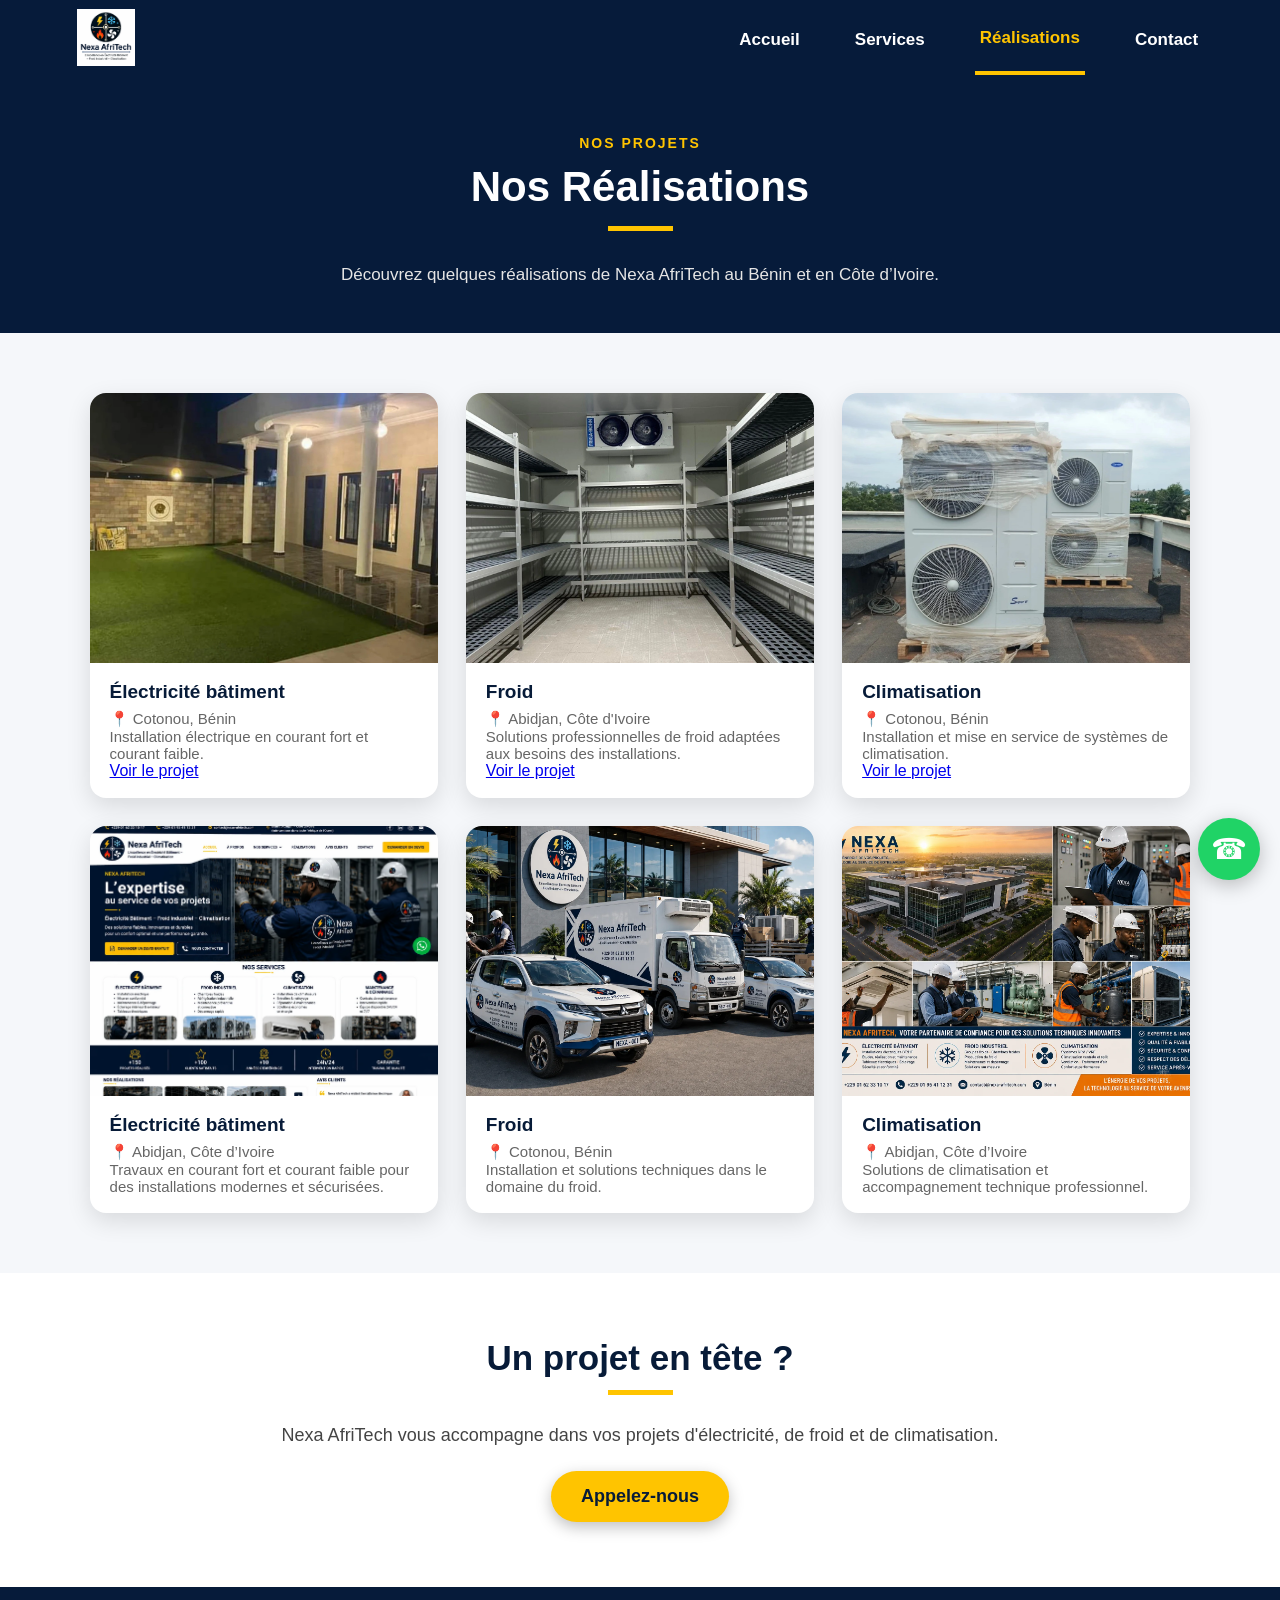
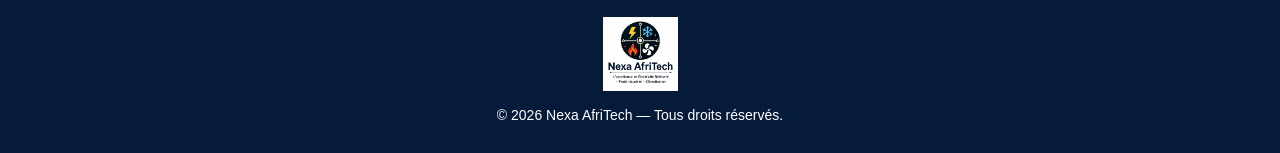
<file: réalisations.html>
<!DOCTYPE html>
<html lang="fr">
<head>
    <meta charset="UTF-8">
    <meta name="viewport" content="width=device-width, initial-scale=1.0">
    <link rel="icon" href="favicon.ico" sizes="any">

    <title>Réalisations Nexa AfriTech | Électricité, Froid Industriel & Climatisation à Calavi</title>
    <meta name="description" content="Découvrez les réalisations de Nexa AfriTech à Calavi et au Bénin : projets d’électricité bâtiment, froid industriel et climatisation.">
    <meta name="robots" content="index, follow">
    <meta name="author" content="Nexa AfriTech">
    <meta name="theme-color" content="#061b3a">
    <link rel="canonical" href="https://nexaafritech71-afk.github.io/NexaAfriTech/realisations.html">

    <meta property="og:type" content="website">
    <meta property="og:locale" content="fr_BJ">
    <meta property="og:site_name" content="Nexa AfriTech">
    <meta property="og:title" content="Réalisations Nexa AfriTech | Électricité, Froid &amp; Climatisation">
    <meta property="og:description" content="Découvrez quelques réalisations de Nexa AfriTech au Bénin et en Côte d'Ivoire.">
    <meta property="og:url" content="https://nexaafritech71-afk.github.io/NexaAfriTech/realisations.html">
    <meta property="og:image" content="https://nexaafritech71-afk.github.io/NexaAfriTech/logo.png">
    <meta property="og:image:alt" content="Nexa AfriTech – réalisations">

    <script type="application/ld+json">
{
    "@context": "https://schema.org",
    "@type": "CollectionPage",
    "name": "Réalisations Nexa AfriTech",
    "description": "Réalisations de Nexa AfriTech en électricité bâtiment, froid industriel et climatisation.",
    "url": "https://nexaafritech71-afk.github.io/NexaAfriTech/realisations.html",
    "isPartOf": {
        "@type": "WebSite",
        "name": "Nexa AfriTech",
        "url": "https://nexaafritech71-afk.github.io/NexaAfriTech/"
    }
}
    </script>

    <link rel="stylesheet" href="style.css">
</head>

<body>

<header class="navbar">

    <a href="index.html" class="brand">
        <img src="logo.webp" width="1068" height="1057" alt="Logo officiel Nexa AfriTech">
    </a>

    <nav class="nav-links" id="navLinks" aria-label="Navigation principale">
        <a href="index.html">Accueil</a>
        <a href="index.html#services">Services</a>
        <a href="realisations.html" class="active">Réalisations</a>
        <a href="index.html#contact">Contact</a>
    </nav>

    <button class="menu-toggle" id="menuToggle" aria-label="Ouvrir le menu" aria-expanded="false" aria-controls="navLinks">
        ☰
    </button>

</header>


<section class="realisation-header">

    <p>NOS PROJETS</p>

    <h1>Nos Réalisations</h1>

    <div class="yellow-line"></div>

    <p class="intro">
        Découvrez quelques réalisations de Nexa AfriTech
        au Bénin et en Côte d’Ivoire.
    </p>

</section>


<section class="gallery-section">

    <div class="gallery">


        <!-- PROJET 1 -->
<div class="gallery-item">

    <img src="electricite.webp" width="1537" height="1023" loading="lazy" decoding="async" alt="Réalisation Nexa AfriTech en électricité bâtiment à Cotonou, Bénin">

    <div class="gallery-caption">
        
        <h3>Électricité bâtiment</h3>

        <p class="project-location">
            📍 Cotonou, Bénin
        </p>

        <p>
            Installation électrique en courant fort et courant faible.
        </p>
        <a href="#" class="btn-projet" onclick="ouvrirProjet('electricite'); return false;">
    Voir le projet
        </a>
    </div>

</div>


        <!-- PROJET 2 -->
<div class="gallery-item">

    <img src="froid.webp" width="1537" height="1023" loading="lazy" decoding="async" alt="Réalisation Nexa AfriTech en froid à Abidjan, Côte d’Ivoire">

    <div class="gallery-caption">

        <h3>Froid</h3>

        <p class="project-location">
            📍 Abidjan, Côte d'Ivoire
        </p>

        <p>
            Solutions professionnelles de froid
            adaptées aux besoins des installations.
        </p>
        <a href="#" class="btn-projet" onclick="ouvrirProjet('froid'); return false;">
    Voir le projet
        </a>

    </div>

</div>


        <!-- PROJET 3 -->
<div class="gallery-item">

    <img src="climatisation.webp" width="1404" height="1120" loading="lazy" decoding="async" alt="Réalisation Nexa AfriTech en climatisation à Cotonou, Bénin">

    <div class="gallery-caption">

        <h3>Climatisation</h3>

        <p class="project-location">
            📍 Cotonou, Bénin
        </p>

        <p>
            Installation et mise en service
            de systèmes de climatisation.
        </p>
<a href="#" class="btn-projet" onclick="ouvrirProjet('climatisation'); return false;">
    Voir le projet
</a>
    </div>

</div>


        <!-- PROJET 4 -->

        <div class="gallery-item">

            <img src="projet4.webp" decoding="async" loading="lazy" width="1402" height="1122"
                 alt="Réalisation Nexa AfriTech en électricité bâtiment à Abidjan, Côte d’Ivoire">

            <div class="gallery-caption">

                <h3>Électricité bâtiment</h3>

                <p class="project-location">
                    📍 Abidjan, Côte d’Ivoire
                </p>

                <p>
                    Travaux en courant fort et courant faible
                    pour des installations modernes et sécurisées.
                </p>

            </div>

        </div>


        <!-- PROJET 5 -->

        <div class="gallery-item">

            <img src="projet5.webp" decoding="async" loading="lazy" width="1536" height="1024"
                 alt="Réalisation Nexa AfriTech en froid à Cotonou, Bénin">

            <div class="gallery-caption">

                <h3>Froid</h3>

                <p class="project-location">
                    📍 Cotonou, Bénin
                </p>

                <p>
                    Installation et solutions techniques
                    dans le domaine du froid.
                </p>

            </div>

        </div>


        <!-- PROJET 6 -->

        <div class="gallery-item">

            <img src="projet6.webp" decoding="async" loading="lazy" width="1536" height="1024"
                 alt="Réalisation Nexa AfriTech en climatisation à Abidjan, Côte d’Ivoire">

            <div class="gallery-caption">

                <h3>Climatisation</h3>

                <p class="project-location">
                    📍 Abidjan, Côte d’Ivoire
                </p>

                <p>
                    Solutions de climatisation et
                    accompagnement technique professionnel.
                </p>

            </div>

        </div>

    </div>

</section>


<section class="contact">

    <h2>Un projet en tête ?</h2>

    <div class="yellow-line"></div>

    <p>
        Nexa AfriTech vous accompagne dans vos projets
        d'électricité, de froid et de climatisation.
    </p>

    <a href="tel:+2290162331017" class="call-button">
        Appelez-nous
    </a>

</section>


<a
    href="https://wa.me/2290162331017"
    class="whatsapp"
    target="_blank" rel="noopener noreferrer"
    aria-label="Contacter Nexa AfriTech sur WhatsApp">
    ☎
</a>


<footer>

    <img src="logo.webp" width="1068" height="1057" loading="lazy" decoding="async" alt="Nexa AfriTech – électricité bâtiment, froid industriel et climatisation">

    <p>
        © 2026 Nexa AfriTech — Tous droits réservés.
    </p>

</footer>


<script src="script.js" defer></script>
<div id="popup-projet" class="popup-projet" role="dialog" aria-modal="true" aria-label="Aperçu du projet" hidden>
    <div class="popup-contenu">
        <button class="popup-fermer" type="button" onclick="fermerProjet()" aria-label="Fermer l’image du projet">×</button>
        <img id="image-projet" alt="Projet réalisé par Nexa AfriTech" loading="lazy" decoding="async">
    </div>
    </div>
</body>
</html>
</file>
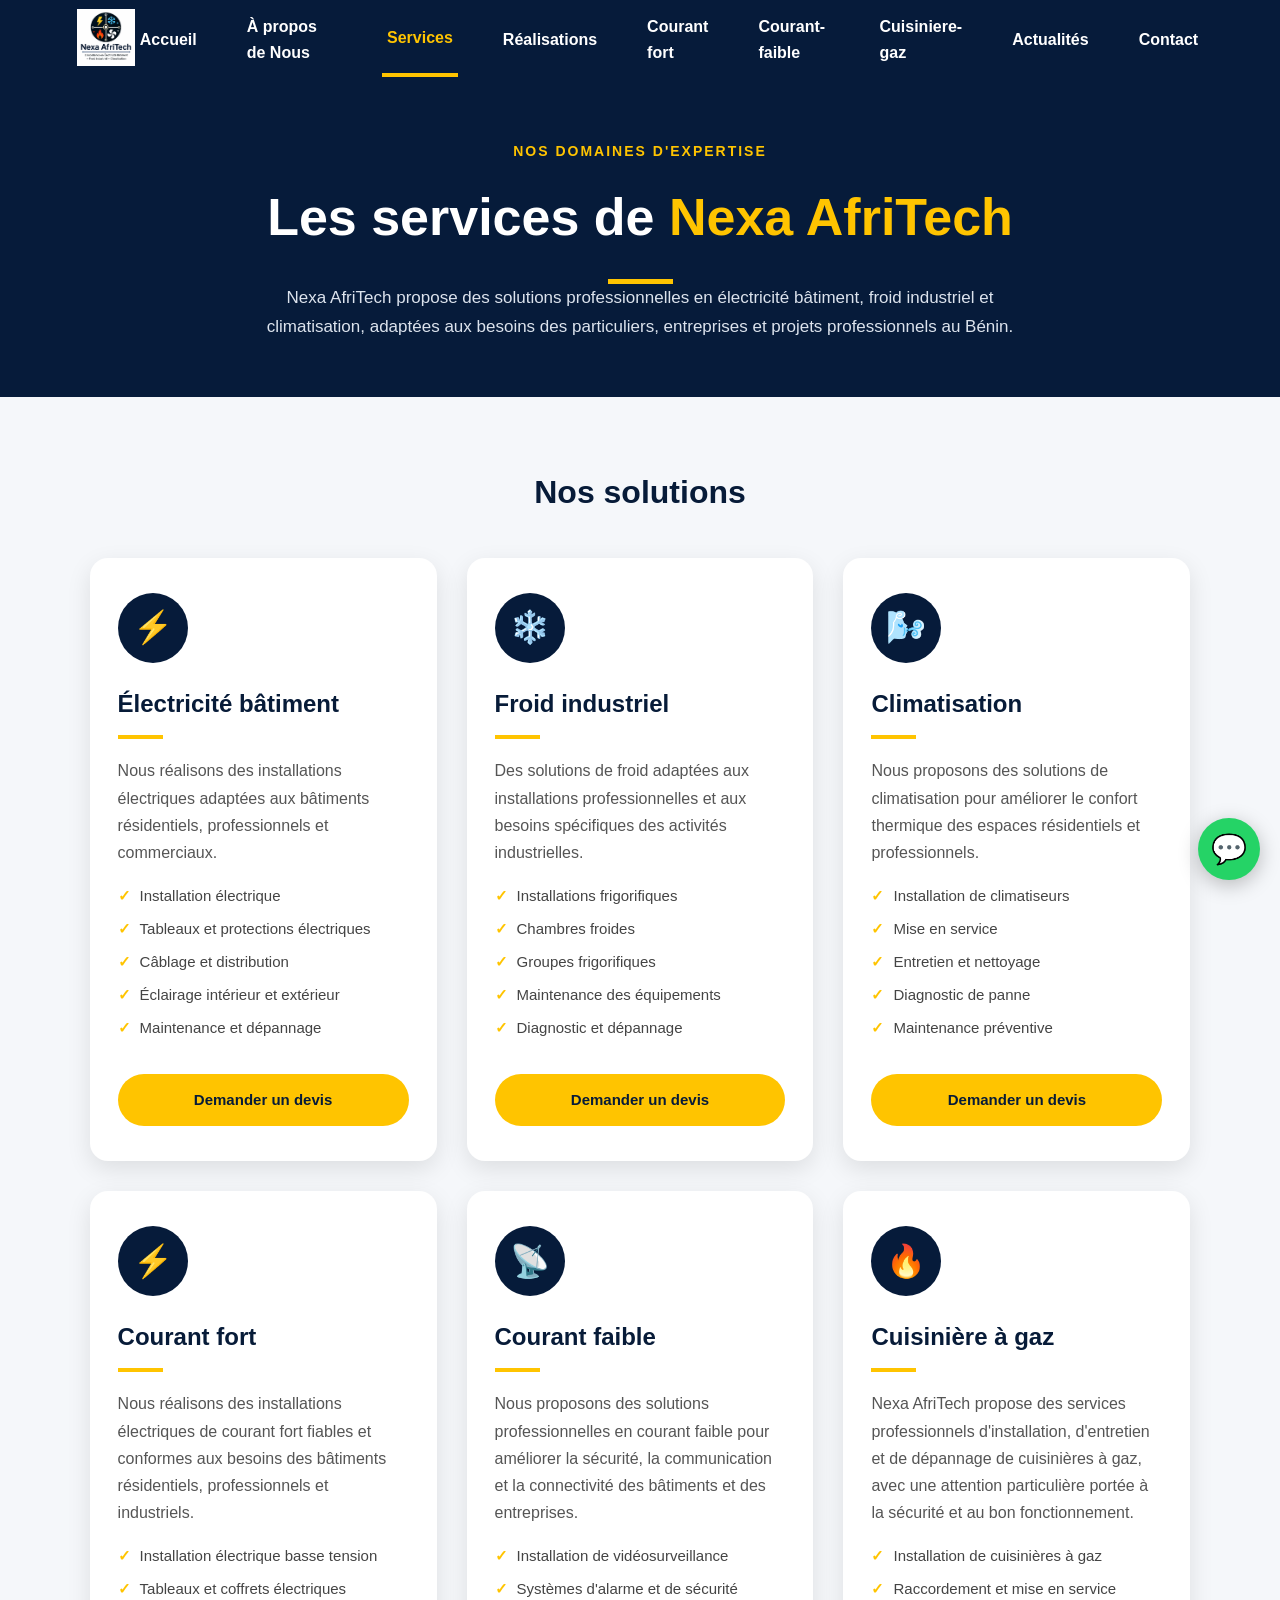
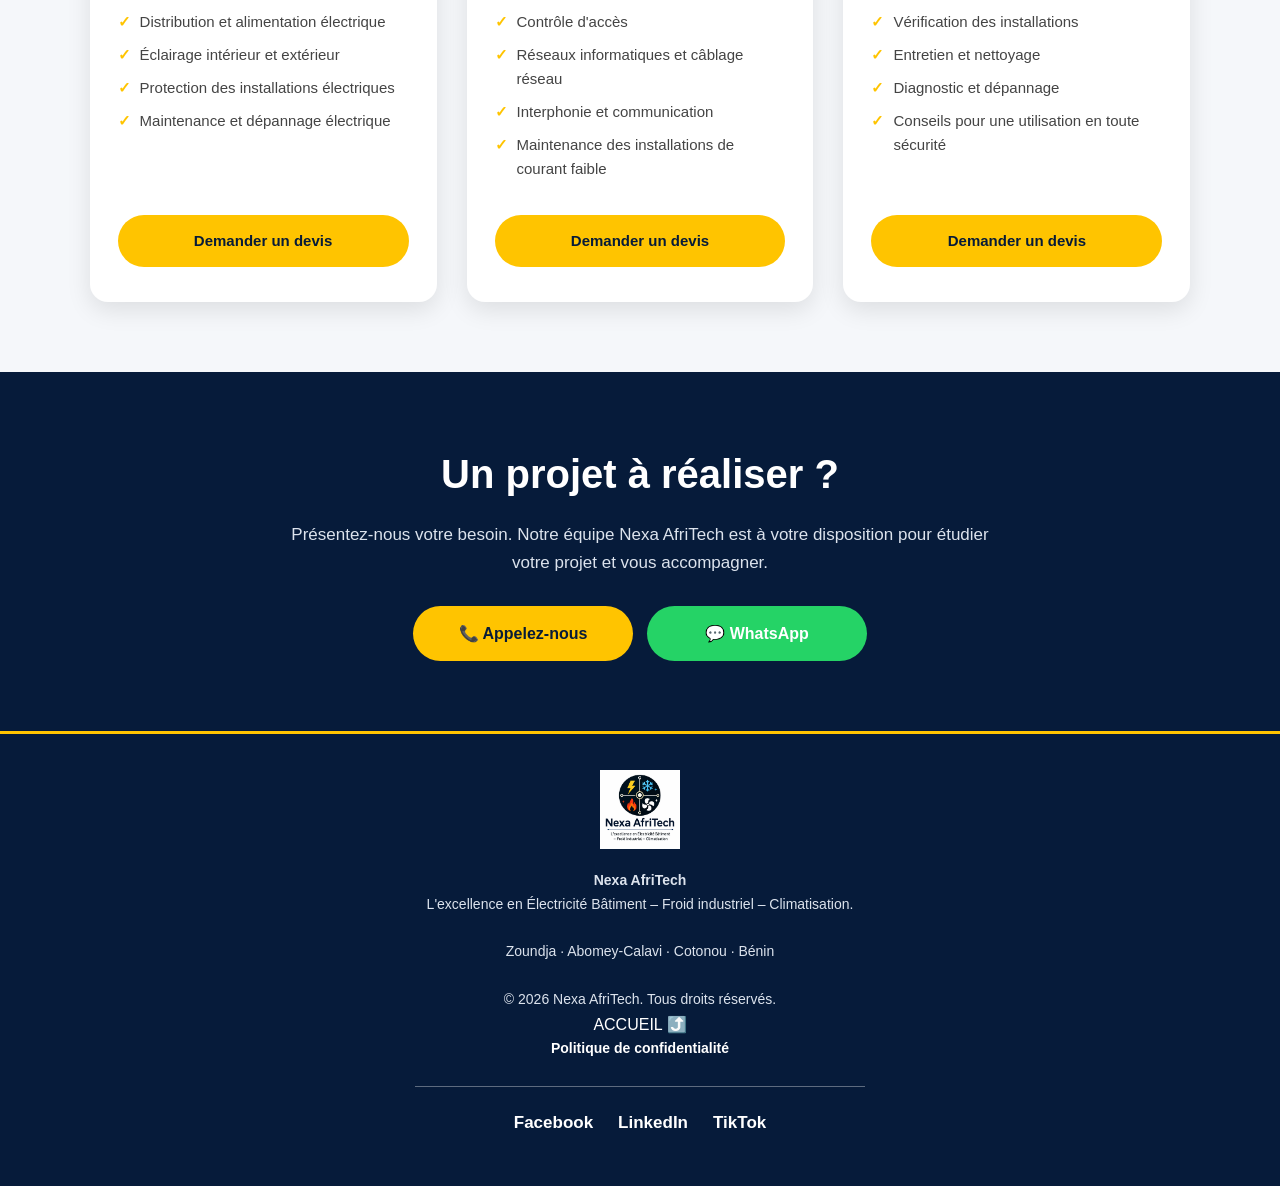
<file: services.html>
<!DOCTYPE html>
<html lang="fr-BJ">

<head>

    <meta charset="UTF-8">

    <meta name="viewport"
          content="width=device-width, initial-scale=1.0">

    <title>
        Services | Nexa AfriTech — Électricité, Froid industriel & Climatisation
    </title>

    <meta name="description"
          content="Découvrez les services de Nexa AfriTech au Bénin : électricité bâtiment, froid industriel et climatisation. Des solutions professionnelles adaptées à vos projets à Abomey-Calavi, Cotonou et environs.">

    <meta name="robots"
          content="index, follow">

    <meta name="author"
          content="Nexa AfriTech">

    <meta name="theme-color"
          content="#061b3a">

    <link rel="canonical"
          href="https://nexaafritech71-afk.github.io/NexaAfriTech/services.html">

    <!-- Open Graph -->

    <meta property="og:type"
          content="website">

    <meta property="og:locale"
          content="fr_BJ">

    <meta property="og:site_name"
          content="Nexa AfriTech">

    <meta property="og:title"
          content="Services | Nexa AfriTech">

    <meta property="og:description"
          content="Électricité bâtiment, froid industriel et climatisation au Bénin. Découvrez les solutions professionnelles proposées par Nexa AfriTech.">

    <meta property="og:url"
          content="https://nexaafritech71-afk.github.io/NexaAfriTech/services.html">

    <meta property="og:image"
          content="https://nexaafritech71-afk.github.io/NexaAfriTech/logo.webp">

    <meta property="og:image:alt"
          content="Logo Nexa AfriTech">


    <!-- =========================
         STYLE
    ========================== -->

    <style>

        * {
            margin: 0;
            padding: 0;
            box-sizing: border-box;
        }

        html {
            scroll-behavior: smooth;
        }

        body {
            font-family: Arial, Helvetica, sans-serif;
            background: #f5f7fa;
            color: #071b38;
            line-height: 1.6;
        }


        /* =========================
           MENU
        ========================== */

        .navbar {
            height: 75px;

            background: #061b3a;

            display: flex;
            align-items: center;
            justify-content: space-between;

            padding: 0 6%;

            position: relative;
            z-index: 1000;
        }

        .brand img {
            width: 58px;
            height: 58px;

            object-fit: contain;

            display: block;
        }

        .nav-links {
            display: flex;
            align-items: center;
            gap: 40px;
        }

        .nav-links a {
            color: white;

            text-decoration: none;

            font-size: 16px;
            font-weight: bold;

            padding: 27px 5px 23px;

            transition: 0.3s;
        }

        .nav-links a:hover,
        .nav-links a.active {
            color: #ffc400;

            border-bottom: 4px solid #ffc400;
        }

        .menu-toggle {
            display: none;

            border: none;

            background: transparent;

            color: white;

            font-size: 34px;

            cursor: pointer;
        }


        /* =========================
           EN-TÊTE SERVICES
        ========================== */

        .services-header {
            background: #061b3a;

            color: white;

            text-align: center;

            padding: 65px 20px 55px;
        }

        .services-header .subtitle {
            color: #ffc400;

            font-size: 14px;

            font-weight: bold;

            letter-spacing: 2px;

            margin-bottom: 12px;
        }

        .services-header h1 {
            font-size: clamp(35px, 6vw, 52px);

            margin-bottom: 18px;
        }

        .services-header h1 span {
            color: #ffc400;
        }

        .services-header p {
            max-width: 760px;

            margin: auto;

            color: #dce3ed;

            font-size: 17px;

            line-height: 1.7;
        }


        /* =========================
           LIGNE JAUNE
        ========================== */

        .yellow-line {
            width: 65px;
            height: 5px;

            background: #ffc400;

            margin: 20px auto 0;
        }


        /* =========================
           SERVICES
        ========================== */

        .services-section {
            padding: 70px 7%;

            background: #f5f7fa;
        }

        .services-grid {
            max-width: 1150px;

            margin: 0 auto;

            display: grid;

            grid-template-columns:
                repeat(3, minmax(0, 1fr));

            gap: 30px;
        }


        /* =========================
           CARTE SERVICE
        ========================== */

        .service-card {
            background: white;

            border-radius: 18px;

            padding: 35px 28px;

            box-shadow:
                0 8px 25px rgba(0,0,0,0.10);

            display: flex;

            flex-direction: column;

            transition:
                transform 0.3s ease,
                box-shadow 0.3s ease;
        }

        .service-card:hover {
            transform: translateY(-7px);

            box-shadow:
                0 15px 35px rgba(0,0,0,0.16);
        }


        /* =========================
           ICÔNE
        ========================== */

        .service-icon {
            width: 70px;
            height: 70px;

            background: #061b3a;

            color: #ffc400;

            border-radius: 50%;

            display: flex;

            align-items: center;

            justify-content: center;

            font-size: 32px;

            margin-bottom: 22px;
        }


        .service-card h2 {
            color: #071b38;

            font-size: 24px;

            margin-bottom: 12px;
        }

        .service-line {
            width: 45px;
            height: 4px;

            background: #ffc400;

            margin-bottom: 18px;
        }

        .service-card p {
            color: #555;

            font-size: 16px;

            line-height: 1.7;

            margin-bottom: 18px;
        }


        .service-card ul {
            list-style: none;

            margin-bottom: 25px;
        }

        .service-card li {
            color: #444;

            font-size: 15px;

            margin-bottom: 9px;

            padding-left: 22px;

            position: relative;
        }

        .service-card li::before {
            content: "✓";

            position: absolute;

            left: 0;

            color: #ffc400;

            font-weight: bold;
        }


        /* =========================
           BOUTON CONTACT
        ========================== */

        .service-button {
            display: inline-flex;

            align-items: center;

            justify-content: center;

            width: 100%;

            margin-top: auto;

            padding: 14px 20px;

            background: #ffc400;

            color: #071b38;

            border-radius: 30px;

            text-decoration: none;

            font-size: 15px;

            font-weight: bold;

            transition: 0.3s;
        }

        .service-button:hover {
            background: #ffd633;

            transform: translateY(-2px);
        }


        /* =========================
           BLOC CONTACT
        ========================== */

        .services-contact {
            background: #061b3a;

            color: white;

            text-align: center;

            padding: 70px 20px;
        }

        .services-contact h2 {
            color: white;

            font-size: clamp(28px, 5vw, 40px);

            margin-bottom: 15px;
        }

        .services-contact p {
            max-width: 700px;

            margin: 0 auto 30px;

            color: #dce3ed;

            font-size: 17px;
        }


        .contact-buttons {
            display: flex;

            justify-content: center;

            flex-wrap: wrap;

            gap: 14px;
        }


        .contact-button {
            display: inline-flex;

            align-items: center;

            justify-content: center;

            min-width: 220px;

            padding: 15px 24px;

            border-radius: 30px;

            text-decoration: none;

            font-weight: bold;

            transition: 0.3s;
        }


        .call-button {
            background: #ffc400;

            color: #071b38;
        }

        .call-button:hover {
            background: #ffd633;

            transform: translateY(-2px);
        }


        .whatsapp-button {
            background: #25D366;

            color: white;
        }

        .whatsapp-button:hover {
            background: #1ebe5d;

            transform: translateY(-2px);
        }


        /* =========================
           FOOTER
        ========================== */

        footer {
            background: #061b3a;

            color: white;

            text-align: center;

            padding: 35px 20px 25px;

            border-top: 3px solid #ffc400;
        }

        footer img {
            width: 80px;
            height: 80px;

            object-fit: contain;

            margin-bottom: 12px;
        }

        footer p {
            max-width: 750px;

            margin: 0 auto;

            color: #dce3ed;

            font-size: 14px;

            line-height: 1.7;
        }


        /* =========================
           WHATSAPP FLOTTANT
        ========================== */

        .whatsapp-float {
            position: fixed;

            right: 20px;
            bottom: 20px;

            width: 62px;
            height: 62px;

            background: #25D366;

            color: white;

            border-radius: 50%;

            display: flex;

            align-items: center;

            justify-content: center;

            text-decoration: none;

            font-size: 29px;

            box-shadow:
                0 5px 20px rgba(0,0,0,0.25);

            z-index: 9999;

            transition: 0.3s;
        }

        .whatsapp-float:hover {
            transform: scale(1.08);
        }


        /* =========================
           ACCESSIBILITÉ
        ========================== */

        a:focus-visible,
        button:focus-visible {
            outline: 3px solid #ffc400;

            outline-offset: 3px;
        }


        /* =========================
           MOBILE
        ========================== */

        @media (max-width: 768px) {

            .navbar {
                height: 70px;

                padding: 0 18px;
            }

            .brand img {
                width: 52px;
                height: 52px;
            }

            .menu-toggle {
                display: block;

                position: relative;

                z-index: 10001;
            }

            .nav-links {
                display: none !important;

                position: absolute;

                top: 70px;
                left: 0;

                width: 100%;

                background: #061b3a;

                flex-direction: column;

                align-items: stretch;

                gap: 0;

                z-index: 10000;

                padding: 8px 0;
            }

            .nav-links.show {
                display: flex !important;
            }

            .nav-links a {
                display: block;

                width: 100%;

                padding: 17px 25px;

                border-bottom:
                    1px solid rgba(255,255,255,0.12);
            }


            .services-header {
                padding: 50px 20px 40px;
            }

            .services-header h1 {
                font-size: 36px;
            }

            .services-header p {
                font-size: 16px;
            }


            .services-section {
                padding: 50px 18px;
            }

            .services-grid {
                grid-template-columns: 1fr;

                gap: 22px;
            }


            .service-card {
                padding: 28px 22px;
            }


            .services-contact {
                padding: 55px 18px;
            }

            .contact-buttons {
                flex-direction: column;
            }

            .contact-button {
                width: 100%;
            }


            .whatsapp-float {
                width: 58px;
                height: 58px;

                right: 16px;
                bottom: 16px;
            }

        }

    </style>

</head>


<body>


<!-- =========================
     MENU
========================== -->

<header class="navbar">

    <a
        href="index.html"
        class="brand"
        aria-label="Retour à l'accueil Nexa AfriTech">

        <img
            src="logo.webp"
            width="1068"
            height="1057"
            alt="Logo Nexa AfriTech">

    </a>


    <button
        type="button"
        class="menu-toggle"
        id="menuToggle"
        aria-label="Ouvrir le menu"
        aria-expanded="false"
        aria-controls="navLinks">

        ☰

    </button>


    <nav
        class="nav-links"
        id="navLinks"
        aria-label="Navigation principale">

        <a href="index.html">
            Accueil
        </a>

        <a href="a-propos.html">
    À propos de Nous 
        </a>

        <a
            href="services.html"
            class="active"
            aria-current="page">

            Services

        </a>

        <a href="realisations.html">
            Réalisations
        </a>

        <a href="courant-fort.html">
    Courant fort
        </a>

        <a href="courant-faible.html">
            Courant-faible
        </a>

        <a href="cuisiniere-gaz.html">
            Cuisiniere-gaz
        </a>
        
        

        <a href="actualites.html">
            Actualités
        </a>

        <a href="index.html#contact">
            Contact
        </a>

    </nav>

</header>


<main>


<!-- =========================
     EN-TÊTE
========================== -->

<section class="services-header">

    <p class="subtitle">
        NOS DOMAINES D'EXPERTISE
    </p>

    <h1>
        Les services de <span>Nexa AfriTech</span>
    </h1>

    <div class="yellow-line"></div>

    <p>
        Nexa AfriTech propose des solutions professionnelles
        en électricité bâtiment, froid industriel et climatisation,
        adaptées aux besoins des particuliers, entreprises et projets
        professionnels au Bénin.
    </p>

</section>


<!-- =========================
     SERVICES
========================== -->

<section
    class="services-section"
    aria-labelledby="services-title">

    <h2
        id="services-title"
        style="text-align:center; margin-bottom:40px; font-size:32px;">

        Nos solutions

    </h2>


    <div class="services-grid">


        <!-- ÉLECTRICITÉ -->

        <article class="service-card">

            <div
                class="service-icon"
                aria-hidden="true">

                ⚡

            </div>

            <h2>
                Électricité bâtiment
            </h2>

            <div class="service-line"></div>

            <p>
                Nous réalisons des installations électriques
                adaptées aux bâtiments résidentiels,
                professionnels et commerciaux.
            </p>

            <ul>

                <li>
                    Installation électrique
                </li>

                <li>
                    Tableaux et protections électriques
                </li>

                <li>
                    Câblage et distribution
                </li>

                <li>
                    Éclairage intérieur et extérieur
                </li>

                <li>
                    Maintenance et dépannage
                </li>

            </ul>

            <a
                href="index.html#contact"
                class="service-button">

                Demander un devis

            </a>

        </article>


        <!-- FROID INDUSTRIEL -->

        <article class="service-card">

            <div
                class="service-icon"
                aria-hidden="true">

                ❄️

            </div>

            <h2>
                Froid industriel
            </h2>

            <div class="service-line"></div>

            <p>
                Des solutions de froid adaptées aux
                installations professionnelles et aux
                besoins spécifiques des activités industrielles.
            </p>

            <ul>

                <li>
                    Installations frigorifiques
                </li>

                <li>
                    Chambres froides
                </li>

                <li>
                    Groupes frigorifiques
                </li>

                <li>
                    Maintenance des équipements
                </li>

                <li>
                    Diagnostic et dépannage
                </li>

            </ul>

            <a
                href="index.html#contact"
                class="service-button">

                Demander un devis

            </a>

        </article>


        <!-- CLIMATISATION -->

        <article class="service-card">

            <div
                class="service-icon"
                aria-hidden="true">

                🌬️

            </div>

            <h2>
                Climatisation
            </h2>

            <div class="service-line"></div>

            <p>
                Nous proposons des solutions de climatisation
                pour améliorer le confort thermique des
                espaces résidentiels et professionnels.
            </p>

            <ul>

                <li>
                    Installation de climatiseurs
                </li>

                <li>
                    Mise en service
                </li>

                <li>
                    Entretien et nettoyage
                </li>

                <li>
                    Diagnostic de panne
                </li>

                <li>
                    Maintenance préventive
                </li>

            </ul>

            <a
                href="index.html#contact"
                class="service-button">

                Demander un devis

            </a>

        </article>

        <!-- =========================
     COURANT FORT
========================= -->

<article class="service-card">

    <div class="service-icon">
        ⚡
    </div>

    <h2>
        Courant fort
    </h2>

    <div class="service-line"></div>

    <p>
        Nous réalisons des installations électriques de courant fort
        fiables et conformes aux besoins des bâtiments résidentiels,
        professionnels et industriels.
    </p>

    <ul>

        <li>
            Installation électrique basse tension
        </li>

        <li>
            Tableaux et coffrets électriques
        </li>

        <li>
            Distribution et alimentation électrique
        </li>

        <li>
            Éclairage intérieur et extérieur
        </li>

        <li>
            Protection des installations électriques
        </li>

        <li>
            Maintenance et dépannage électrique
        </li>

    </ul>

    <a
        href="index.html#contact"
        class="service-button">

        Demander un devis

    </a>

</article>


<!-- =========================
     COURANT FAIBLE
========================= -->

<article class="service-card">

    <div class="service-icon">
        📡
    </div>

    <h2>
        Courant faible
    </h2>

    <div class="service-line"></div>

    <p>
        Nous proposons des solutions professionnelles en courant faible
        pour améliorer la sécurité, la communication et la connectivité
        des bâtiments et des entreprises.
    </p>

    <ul>

        <li>
            Installation de vidéosurveillance
        </li>

        <li>
            Systèmes d'alarme et de sécurité
        </li>

        <li>
            Contrôle d'accès
        </li>

        <li>
            Réseaux informatiques et câblage réseau
        </li>

        <li>
            Interphonie et communication
        </li>

        <li>
            Maintenance des installations de courant faible
        </li>

    </ul>

    <a
        href="index.html#contact"
        class="service-button">

        Demander un devis

    </a>

</article>

  <!-- =========================
     CUISINIÈRE À GAZ
========================= -->

<article class="service-card">

    <div class="service-icon">
        🔥
    </div>

    <h2>
        Cuisinière à gaz
    </h2>

    <div class="service-line"></div>

    <p>
        Nexa AfriTech propose des services professionnels
        d'installation, d'entretien et de dépannage de
        cuisinières à gaz, avec une attention particulière
        portée à la sécurité et au bon fonctionnement.
    </p>

    <ul>

        <li>
            Installation de cuisinières à gaz
        </li>

        <li>
            Raccordement et mise en service
        </li>

        <li>
            Vérification des installations
        </li>

        <li>
            Entretien et nettoyage
        </li>

        <li>
            Diagnostic et dépannage
        </li>

        <li>
            Conseils pour une utilisation en toute sécurité
        </li>

    </ul>

    <a
        href="index.html#contact"
        class="service-button">

        Demander un devis

    </a>

</article>      


    </div>

</section>


<!-- =========================
     CONTACT
========================== -->

<section class="services-contact">

    <h2>
        Un projet à réaliser ?
    </h2>

    <p>
        Présentez-nous votre besoin.
        Notre équipe Nexa AfriTech est à votre disposition
        pour étudier votre projet et vous accompagner.
    </p>


    <div class="contact-buttons">

        <a
            href="tel:+2290162331017"
            class="contact-button call-button"
            aria-label="Appeler Nexa AfriTech">

            📞 Appelez-nous

        </a>


        <a
            href="https://wa.me/2290162331017?text=Bonjour%20Nexa%20AfriTech%2C%20je%20souhaite%20avoir%20des%20informations%20sur%20vos%20services."
            class="contact-button whatsapp-button"
            target="_blank"
            rel="noopener noreferrer"
            aria-label="Contacter Nexa AfriTech sur WhatsApp">

            💬 WhatsApp

        </a>

    </div>

</section>


</main>


<!-- =========================
     FOOTER
========================== -->

<footer>

    <img
        src="logo.webp"
        width="1068"
        height="1057"
        loading="lazy"
        alt="Nexa AfriTech">

    <p>
        <strong>Nexa AfriTech</strong><br>

        L'excellence en Électricité Bâtiment –
        Froid industriel – Climatisation.

        <br><br>

        Zoundja · Abomey-Calavi · Cotonou · Bénin

        <br><br>

        © 2026 Nexa AfriTech. Tous droits réservés.
    </p>

     <div class="footer-links" style="display: flex !important; justify-content: center !important; gap: 35px !important;">

    <a
        href="index.html"
        style="
            color: #ffffff !important;
            text-decoration: none !important;">
        ACCUEIL ⤴️
    </a>
  
 
     </div>

    <p>
    <a
        href="confidentialite.html"
        style="
            color: #ffffff !important;
            text-decoration: none !important;
            font-weight: 600 !important;">
        Politique de confidentialité
    </a>
    </p>

    <hr
    style="
        width: 80% !important;
        max-width: 450px !important;
        margin: 25px auto 22px !important;
        border: none !important;
        border-top: 1px solid rgba(255,255,255,0.35) !important;">

<div
    style="
        width: 100% !important;
        display: flex !important;
        justify-content: center !important;
        align-items: center !important;
        gap: 25px !important;
        flex-wrap: wrap !important;
        padding: 0 15px 25px !important;
        box-sizing: border-box !important;">

    <a
        href="https://www.facebook.com/share/18nwniy4Mk/"
        target="_blank"
        rel="noopener noreferrer"
        style="
            color: #ffffff !important;
            text-decoration: none !important;
            font-size: 17px !important;
            font-weight: 600 !important;">
        Facebook
    </a>

    <a
        href="https://www.linkedin.com/in/nexa-afritech-b%C3%A9nin-56aa30431"
        target="_blank"
        rel="noopener noreferrer"
        style="
            color: #ffffff !important;
            text-decoration: none !important;
            font-size: 17px !important;
            font-weight: 600 !important;">
        LinkedIn
    </a>

    <a
        href="https://www.tiktok.com/@nexaafritech1"
        target="_blank"
        rel="noopener noreferrer"
        style="
            color: #ffffff !important;
            text-decoration: none !important;
            font-size: 17px !important;
            font-weight: 600 !important;">
        TikTok
    </a>

</div>

    

</footer>


<!-- =========================
     WHATSAPP FLOTTANT
========================== -->

<a
    href="https://wa.me/2290162331017?text=Bonjour%20Nexa%20AfriTech%2C%20je%20souhaite%20avoir%20des%20informations."
    class="whatsapp-float"
    target="_blank"
    rel="noopener noreferrer"
    aria-label="Contacter Nexa AfriTech sur WhatsApp">

    💬

</a>

<script>
    const menuToggle = document.getElementById("menuToggle");
    const navLinks = document.getElementById("navLinks");

    menuToggle.addEventListener("click", function () {
        navLinks.classList.toggle("show");

        const isOpen = navLinks.classList.contains("show");

        menuToggle.setAttribute("aria-expanded", isOpen);

        menuToggle.setAttribute(
            "aria-label",
            isOpen ? "Fermer le menu" : "Ouvrir le menu"
        );
    });

    navLinks.querySelectorAll("a").forEach(function (link) {
        link.addEventListener("click", function () {
            navLinks.classList.remove("show");

            menuToggle.setAttribute("aria-expanded", "false");
            menuToggle.setAttribute("aria-label", "Ouvrir le menu");
        });
    });
</script>
    
</body>
</html>
</file>
<file: style.css>
* {
    margin: 0;
    padding: 0;
    box-sizing: border-box;
}

html {
    scroll-behavior: smooth;
}

body {
    font-family: Arial, Helvetica, sans-serif;
    background: #f5f7fa;
    color: #071b38;
}


/* ================= MENU ================= */

.navbar {
    height: 75px;
    background: #061b3a;
    display: flex;
    align-items: center;
    justify-content: space-between;
    padding: 0 6%;
    position: relative;
    z-index: 1000;
}

.brand img {
    width: 58px;
    height: 58px;
    object-fit: contain;
    display: block;
}

.nav-links {
    display: flex;
    align-items: center;
    gap: 45px;
}

.nav-links a {
    color: white;
    text-decoration: none;
    font-size: 17px;
    font-weight: bold;
    padding: 27px 5px 23px;
    transition: 0.3s;
}

.nav-links a:hover,
.nav-links a.active {
    color: #ffc400;
    border-bottom: 4px solid #ffc400;
}

.menu-toggle {
    display: none;
    border: none;
    background: transparent;
    color: white;
    font-size: 34px;
    cursor: pointer;
}


/* ================= COUVERTURE ================= */

.hero {
    min-height: 590px;
    background: linear-gradient(
        115deg,
        #041936 0%,
        #07305d 55%,
        #061b3a 100%
    );

    display: flex;
    align-items: center;
    justify-content: space-between;

    padding: 55px 8%;
    position: relative;
    overflow: hidden;
}

.hero::after {
    content: "";
    position: absolute;
    width: 180px;
    height: 700px;
    background: #ffc400;
    right: -100px;
    top: -70px;
    transform: rotate(32deg);
    opacity: 0.95;
}

.hero-content {
    width: 55%;
    position: relative;
    z-index: 2;
}

.hero-small {
    color: #ffc400;
    font-size: 15px;
    font-weight: bold;
    letter-spacing: 2px;
    margin-bottom: 20px;
}

.hero h1 {
    color: white;
    font-size: clamp(55px, 7vw, 92px);
    line-height: 0.95;
    margin-bottom: 28px;
    text-shadow: 0 4px 15px rgba(0, 0, 0, 0.45);
}

.hero h1 span {
    color: #ffc400;
}

.hero-text {
    color: white;
    font-size: 24px;
    line-height: 1.5;
    font-weight: bold;
    margin-bottom: 30px;
    text-shadow: 0 2px 8px rgba(0, 0, 0, 0.45);
}

.call-button {
    display: inline-block;
    background: #ffc400;
    color: #071b38;
    padding: 15px 30px;
    border-radius: 35px;
    text-decoration: none;
    font-size: 18px;
    font-weight: bold;
    transition: 0.3s;
}

.call-button:hover {
    transform: translateY(-3px);
    background: #ffd633;
}
.call-button {
    box-shadow: 0 5px 15px rgba(0, 0, 0, 0.25);
}
.call-button:active {
    transform: translateY(1px);
}
.hero-logo {
    width: 40%;
    text-align: center;
    position: relative;
    z-index: 2;
}

.hero-logo img {
    width: 200px;
    height: 200px;
    object-fit: contain;
    background: white;
    border-radius: 50%;
    padding: 8px;
    box-shadow: 0 12px 35px rgba(0, 0, 0, 0.35);
}


/* ================= SECTIONS ================= */

.about,
.services,
.contact {
    padding: 65px 7%;
    text-align: center;
}

.about {
    background: #ffffff;
}

.about h2,
.services h2,
.contact h2 {
    color: #071b38;
    font-size: 35px;
    margin-bottom: 12px;
}

.yellow-line {
    width: 65px;
    height: 5px;
    background: #ffc400;
    margin: 0 auto 30px;
}

.about p {
    max-width: 850px;
    margin: auto;
    color: #444;
    font-size: 18px;
    line-height: 1.7;
}


/* ================= SERVICES ================= */

.services {
    background: #f5f7fa;
}

.services-grid {
    max-width: 1100px;
    margin: 0 auto;
    display: grid;
    grid-template-columns: repeat(3, 1fr);
    gap: 25px;
}

.service-card {
    background: white;
    border-radius: 15px;
    padding: 30px;
    text-align: left;
    box-shadow: 0 7px 25px rgba(0, 0, 0, 0.09);
    transition: 0.3s;
}
.service-card:hover {
    transform: translateY(-6px);
    box-shadow: 0 12px 30px rgba(0, 0, 0, 0.15);
}

.service-icon {
    width: 65px;
    height: 65px;
    background: #071b38;
    color: #ffc400;
    border-radius: 50%;
    display: flex;
    justify-content: center;
    align-items: center;
    font-size: 32px;
    margin-bottom: 20px;
}
.service-card:hover .service-icon {
    transform: rotate(8deg) scale(1.05);
}
.service-card h3 {
    color: #071b38;
    font-size: 22px;
    line-height: 1.2;
}

.small-line {
    width: 45px;
    height: 4px;
    background: #ffc400;
    margin: 14px 0;
}

.service-card p {
    color: #444;
    font-size: 16px;
    line-height: 1.6;
}


/* ================= CONTACT ================= */

.contact {
    background: white;
}

.contact p {
    color: #444;
    font-size: 18px;
    margin-bottom: 25px;
}

.contact .phone {
    margin-top: 25px;
    line-height: 1.8;
    font-weight: bold;
    color: #071b38;
}


/* ================= WHATSAPP ================= */

.whatsapp {
    position: fixed;
    right: 20px;
    bottom: 20px;

    width: 62px;
    height: 62px;

    background: #20d366;
    color: white;

    border-radius: 50%;

    display: flex;
    align-items: center;
    justify-content: center;

    text-decoration: none;
    font-size: 29px;

    box-shadow: 0 5px 20px rgba(0, 0, 0, 0.25);

    z-index: 9999;
}
.whatsapp:hover {
    transform: scale(1.08);
}

/* ================= FOOTER ================= */

footer {
    background: #061b3a;
    color: white;
    text-align: center;
    padding: 30px 20px;
}

footer img {
    width: 75px;
    height: auto;
    margin-bottom: 12px;
}

footer p {
    font-size: 14px;
}


/* ================= MOBILE ================= */

@media (max-width: 768px) {

    .navbar {
        height: 70px;
        padding: 0 18px;
    }

    .brand img {
        width: 52px;
        height: 52px;
    }

    .menu-toggle {
        display: block;
    }

    .nav-links {
        display: none;

        position: absolute;
        top: 70px;
        left: 0;

        width: 100%;

        background: #061b3a;

        flex-direction: column;
        align-items: stretch;

        gap: 0;

        padding: 10px 0;
    }

    .nav-links.show {
        display: flex;
    }

    .nav-links a {
        padding: 16px 25px;
        font-size: 17px;
        border-bottom: 1px solid rgba(255,255,255,0.1);
    }

    .hero {
        min-height: 680px;
        padding: 50px 25px;
        flex-direction: column;
        align-items: center;
        text-align: center;
    }

    .hero::after {
        display: none;
    }

    .hero-content {
        width: 100%;
    }

    .hero-small {
        font-size: 12px;
    }

    .hero h1 {
        font-size: 58px;
    }

    .hero-text {
        font-size: 19px;
    }

    .hero-logo {
        width: 100%;
        margin-top: 35px;
    }

    .hero-logo img {
        width: 150px;
        height: 150px;
    }

    .about,
    .services,
    .contact {
        padding: 50px 20px;
    }

    .about h2,
    .services h2,
    .contact h2 {
        font-size: 30px;
    }

    .services-grid {
        grid-template-columns: 1fr;
    }

    .service-card {
        padding: 25px;
    }

    .whatsapp {
        width: 58px;
        height: 58px;
        right: 16px;
        bottom: 16px;
    }
}
/* CORRECTION MENU MOBILE */

@media (max-width: 768px) {

    .menu-toggle {
        display: block !important;
        position: relative;
        z-index: 10001;
    }

    .nav-links {
        display: none !important;
        position: absolute;
        top: 70px;
        left: 0;
        width: 100%;
        background: #061b3a;
        flex-direction: column;
        z-index: 10000;
    }

    .nav-links.show {
        display: flex !important;
    }

    .nav-links a {
        display: block;
        width: 100%;
        padding: 18px 25px;
        color: white;
        border-bottom: 1px solid rgba(255,255,255,0.15);
    }
}
/* =========================
   GALERIE RÉALISATIONS
========================= */

.realisation-header {
    background: #061b3a;
    color: white;
    text-align: center;
    padding: 60px 20px 45px;
}

.realisation-header > p:first-child {
    color: #ffc400;
    font-size: 14px;
    font-weight: bold;
    letter-spacing: 2px;
    margin-bottom: 12px;
}

.realisation-header h1 {
    font-size: 42px;
    margin-bottom: 15px;
}

.realisation-header .intro {
    max-width: 700px;
    margin: auto;
    color: #e5e5e5;
    font-size: 17px;
    line-height: 1.6;
}

.gallery-section {
    background: #f5f7fa;
    padding: 60px 7%;
}

.gallery {
    max-width: 1150px;
    margin: auto;
    display: grid;
    grid-template-columns: repeat(3, 1fr);
    gap: 28px;
}

.gallery-item {
    background: white;
    border-radius: 16px;
    overflow: hidden;
    box-shadow: 0 8px 25px rgba(0,0,0,0.12);
    transition: transform 0.3s ease, box-shadow 0.3s ease;
}

.gallery-item:hover {
    transform: translateY(-7px);
    box-shadow: 0 15px 35px rgba(0,0,0,0.18);
}

.gallery-item img {
    width: 100%;
    height: 270px;
    display: block;
    object-fit: cover;
    transition: transform 0.5s ease;
}

.gallery-item:hover img {
    transform: scale(1.06);
}

.gallery-caption {
    padding: 18px 20px;
}

.gallery-caption h3 {
    color: #071b38;
    font-size: 19px;
    margin-bottom: 7px;
}

.gallery-caption p {
    color: #666;
    font-size: 15px;
}


/* =========================
   MOBILE
========================= */

@media (max-width: 768px) {

    .realisation-header {
        padding: 45px 20px 35px;
    }

    .realisation-header h1 {
        font-size: 34px;
    }

    .gallery-section {
        padding: 45px 20px;
    }

    .gallery {
        grid-template-columns: 1fr;
        gap: 22px;
    }

    .gallery-item img {
        height: 240px;
    }
}
/* =========================
   FORMULAIRE DE CONTACT
========================= */

.contact-form {
    max-width: 750px;
    margin: 35px auto 30px;
    display: flex;
    flex-direction: column;
    gap: 16px;
    text-align: left;
}

.contact-form input,
.contact-form textarea {
    width: 100%;
    padding: 16px 18px;
    border: 1px solid #d9dee7;
    border-radius: 10px;
    background: #f8f9fb;
    color: #071b38;
    font-size: 16px;
    font-family: Arial, Helvetica, sans-serif;
    outline: none;
    transition: 0.3s;
}

.contact-form input:focus,
.contact-form textarea:focus {
    border-color: #ffc400;
    background: white;
    box-shadow: 0 0 0 3px rgba(255, 196, 0, 0.15);
}

.contact-form textarea {
    resize: vertical;
}

.contact-form button {
    align-self: center;
    border: none;
    background: #ffc400;
    color: #071b38;
    padding: 16px 32px;
    border-radius: 30px;
    font-size: 17px;
    font-weight: bold;
    cursor: pointer;
    transition: 0.3s;
}

.contact-form button:hover {
    transform: translateY(-3px);
    background: #ffd633;
}

.contact-info {
    margin-top: 25px;
    text-align: center;
}

.contact-info p {
    margin-bottom: 8px;
    font-weight: bold;
    color: #071b38;
}

.contact-info a {
    display: inline-block;
    margin-top: 10px;
    color: #168c45;
    font-weight: bold;
    text-decoration: none;
}

.contact-info a:hover {
    text-decoration: underline;
}


/* MOBILE */

@media (max-width: 768px) {

    .contact-form {
        width: 100%;
        margin-top: 30px;
    }

    .contact-form input,
    .contact-form textarea {
        font-size: 16px;
        padding: 15px;
    }

    .contact-form button {
        width: 100%;
    }
}
/* =========================
   POURQUOI NOUS CHOISIR
========================= */

.why-us {
    background: #061b3a;
    color: white;
    text-align: center;
    padding: 70px 7%;
}

.section-subtitle {
    color: #ffc400;
    font-size: 14px;
    font-weight: bold;
    letter-spacing: 2px;
    margin-bottom: 12px;
}

.why-us h2 {
    font-size: 36px;
    margin-bottom: 12px;
}

.why-intro {
    max-width: 700px;
    margin: 0 auto 40px;
    color: #dce3ed;
    font-size: 17px;
    line-height: 1.6;
}

.why-grid {
    max-width: 1100px;
    margin: auto;

    display: grid;
    grid-template-columns: repeat(4, 1fr);

    gap: 22px;
}

.why-card {
    background: white;
    color: #071b38;

    padding: 30px 22px;

    border-radius: 15px;

    box-shadow: 0 8px 25px rgba(0,0,0,0.15);

    transition: 0.3s;
}

.why-card:hover {
    transform: translateY(-7px);
}

.why-icon {
    width: 65px;
    height: 65px;

    margin: 0 auto 18px;

    background: #ffc400;

    border-radius: 50%;

    display: flex;
    align-items: center;
    justify-content: center;

    font-size: 30px;
}

.why-card h3 {
    font-size: 19px;
    margin-bottom: 12px;
}

.why-card p {
    color: #555;
    font-size: 15px;
    line-height: 1.6;
}


/* MOBILE */

@media (max-width: 768px) {

    .why-us {
        padding: 55px 20px;
    }

    .why-us h2 {
        font-size: 30px;
    }

    .why-grid {
        grid-template-columns: 1fr;
        gap: 18px;
    }

    .why-card {
        padding: 28px 22px;
    }
}
.popup-projet {
    display: none;
    position: fixed;
    z-index: 9999;
    top: 0;
    left: 0;
    width: 100%;
    height: 100%;
    background: rgba(0, 0, 0, 0.85);
    justify-content: center;
    align-items: center;
    padding: 20px;
    box-sizing: border-box;
}

.popup-contenu {
    position: relative;
    max-width: 900px;
    width: 100%;
    max-height: 90vh;
    text-align: center;
}

.popup-contenu img {
    max-width: 100%;
    max-height: 85vh;
    border-radius: 12px;
    object-fit: contain;
}

.popup-fermer {
    position: absolute;
    top: -45px;
    right: 0;
    background: transparent;
    border: none;
    color: white;
    font-size: 40px;
    cursor: pointer;
    line-height: 1;
}

.popup-fermer:hover {
    opacity: 0.7;
    }
.image-realisation {
    width: 100%;
    height: 220px;
    object-fit: cover;
    border-radius: 12px;
    display: block;
    margin-bottom: 20px;
}


/* =========================
   ACCESSIBILITÉ / SEO TECHNIQUE
========================= */
.sr-only {
    position: absolute;
    width: 1px;
    height: 1px;
    padding: 0;
    margin: -1px;
    overflow: hidden;
    clip: rect(0, 0, 0, 0);
    white-space: nowrap;
    border: 0;
}

img {
    max-width: 100%;
}

button:focus-visible,
a:focus-visible,
input:focus-visible,
textarea:focus-visible {
    outline: 3px solid #ffc400;
    outline-offset: 3px;
}/* =========================================
   NEXA AFRITECH — CARTES RÉALISATIONS
   ========================================= */

.realisations-page {
    max-width: 1200px;
    margin: 0 auto;
    padding: 60px 20px;
}

.realisations-header {
    text-align: center;
    margin-bottom: 45px;
}

.realisations-header h1 {
    color: #071b38;
    font-size: clamp(32px, 5vw, 48px);
    margin-bottom: 15px;
}

.realisations-header p {
    max-width: 800px;
    margin: 0 auto;
    color: #555;
    font-size: 17px;
    line-height: 1.7;
}

.projets-grid {
    width: 100%;
    max-width: 1150px;
    margin: 0 auto;

    display: grid;
    grid-template-columns: repeat(3, minmax(0, 1fr));
    gap: 30px;
}

.projet-card {
    background: #ffffff;
    border-radius: 16px;
    overflow: hidden;

    box-shadow: 0 8px 25px rgba(0, 0, 0, 0.12);

    display: flex;
    flex-direction: column;

    transition:
        transform 0.3s ease,
        box-shadow 0.3s ease;
}

.projet-card:hover {
    transform: translateY(-6px);
    box-shadow: 0 15px 35px rgba(0, 0, 0, 0.18);
}

/* IMAGE — FORMAT UNIFORME 16:9 */

.projet-image {
    width: 100%;
    aspect-ratio: 16 / 9;
    overflow: hidden;
    background: #e9edf2;
}

.projet-image img {
    display: block;

    width: 100%;
    height: 100%;

    object-fit: cover;
    object-position: center;

    cursor: pointer;

    transition: transform 0.4s ease;
}

.projet-card:hover .projet-image img {
    transform: scale(1.04);
}

/* CONTENU */

.projet-content {
    padding: 22px;

    display: flex;
    flex-direction: column;
    flex: 1;
}

.projet-content h2 {
    color: #071b38;
    text-align: left;
    font-size: 22px;

    margin: 0 0 12px;
}

.projet-content p {
    color: #555;
    font-size: 15px;
    line-height: 1.65;

    margin: 0 0 12px;
}

/* BOUTON VOIR LE PROJET */

.voir-projet {
    display: inline-flex;
    align-items: center;
    justify-content: center;

    width: 100%;

    margin-top: 10px;
    padding: 13px 20px;

    border: none;
    border-radius: 30px;

    background: #ffc400;
    color: #071b38;

    font-size: 15px;
    font-weight: bold;

    cursor: pointer;

    transition:
        transform 0.3s ease,
        background 0.3s ease,
        box-shadow 0.3s ease;
}

.voir-projet:hover {
    background: #ffd633;
    transform: translateY(-2px);

    box-shadow: 0 6px 16px rgba(0, 0, 0, 0.15);
}

.voir-projet:active {
    transform: translateY(0);
}


/* =========================================
   POPUP
   ========================================= */

.popup-projet {
    position: fixed;

    inset: 0;

    z-index: 99999;

    display: flex;

    align-items: center;
    justify-content: center;

    padding: 25px;

    background: rgba(0, 0, 0, 0.88);
}

.popup-projet[hidden] {
    display: none;
}

.popup-contenu {
    position: relative;

    width: 100%;
    max-width: 1000px;

    max-height: 90vh;

    display: flex;
    align-items: center;
    justify-content: center;
}

.popup-contenu img {
    display: block;

    max-width: 100%;
    max-height: 82vh;

    width: auto;
    height: auto;

    object-fit: contain;

    border-radius: 12px;

    box-shadow: 0 15px 45px rgba(0, 0, 0, 0.4);
}

/* BOUTON RETOUR */

.popup-retour {
    position: absolute;

    top: -55px;
    right: 0;

    border: none;
    border-radius: 25px;

    padding: 10px 18px;

    background: #ffc400;
    color: #071b38;

    font-size: 15px;
    font-weight: bold;

    cursor: pointer;

    transition:
        transform 0.3s ease,
        background 0.3s ease;
}

.popup-retour:hover {
    background: #ffd633;
    transform: translateY(-2px);
}


/* =========================================
   TABLETTE
   ========================================= */

@media (max-width: 900px) {

    .projets-grid {
        grid-template-columns: repeat(2, minmax(0, 1fr));
        gap: 25px;
    }
}


/* =========================================
   MOBILE
   ========================================= */

@media (max-width: 600px) {

    .realisations-page {
        padding: 45px 15px;
    }

    .realisations-header {
        margin-bottom: 35px;
    }

    .realisations-header h1 {
        font-size: 34px;
    }

    .realisations-header p {
        font-size: 16px;
    }

    .projets-grid {
        grid-template-columns: 1fr;
        gap: 25px;
    }

    .projet-card {
        border-radius: 14px;
    }

    .projet-image {
        aspect-ratio: 16 / 9;
    }

    .projet-content {
        padding: 18px;
    }

    .projet-content h2 {
        font-size: 20px;
    }

    .voir-projet {
        padding: 13px 18px;
    }

    .popup-projet {
        padding: 15px;
    }

    .popup-contenu {
        max-height: 85vh;
    }

    .popup-contenu img {
        max-height: 75vh;
        border-radius: 10px;
    }

    .popup-retour {
        top: -50px;
        right: 0;

        padding: 9px 15px;
        font-size: 14px;
    }
/* =========================================
   CONTACT — PAGE RÉALISATIONS
========================================= */

.realisations-contact {
    background: #061b3a;
    color: white;
    padding: 70px 20px;
    text-align: center;
}

.realisations-contact-content {
    max-width: 1000px;
    margin: 0 auto;
}

.contact-label {
    color: #ffc400;
    font-size: 14px;
    font-weight: bold;
    letter-spacing: 2px;
    margin-bottom: 12px;
}

.realisations-contact h2 {
    color: white;
    font-size: clamp(28px, 4vw, 40px);
    line-height: 1.2;
    margin: 0 0 15px;
}

.contact-description {
    max-width: 750px;
    margin: 0 auto 35px;
    color: #dce3ed;
    font-size: 17px;
    line-height: 1.7;
}


/* =========================================
   INFORMATIONS DE CONTACT
========================================= */

.contact-actions {
    display: flex;
    flex-wrap: wrap;
    justify-content: center;
    gap: 14px;
    max-width: 900px;
    margin: 0 auto 40px;
}

.contact-action {
    display: inline-flex;
    align-items: center;
    justify-content: center;

    min-width: 220px;
    min-height: 52px;

    padding: 13px 22px;

    border-radius: 30px;
    border: 2px solid transparent;

    font-size: 15px;
    font-weight: bold;

    text-decoration: none;

    transition:
        transform 0.3s ease,
        box-shadow 0.3s ease,
        background 0.3s ease;
}


/* TÉLÉPHONE */

.contact-action.call {
    background: #ffc400;
    color: #071b38;
}

.contact-action.call:hover {
    background: #ffd633;
    transform: translateY(-3px);
    box-shadow: 0 8px 20px rgba(0,0,0,0.25);
}


/* WHATSAPP */

.contact-action.whatsapp-btn {
    background: #20d366;
    color: white;
}

.contact-action.whatsapp-btn:hover {
    background: #18b957;
    transform: translateY(-3px);
    box-shadow: 0 8px 20px rgba(0,0,0,0.25);
}


/* EMAIL */

.contact-action.email {
    background: white;
    color: #071b38;
}

.contact-action.email:hover {
    background: #f1f3f6;
    transform: translateY(-3px);
    box-shadow: 0 8px 20px rgba(0,0,0,0.25);
}


/* =========================================
   FORMULAIRE CLIENT
========================================= */

.contact-form-realisation {
    max-width: 760px;
    margin: 10px auto 0;

    padding: 30px;

    background: white;

    border-radius: 18px;

    box-shadow:
        0 12px 35px rgba(0,0,0,0.22);

    text-align: left;
}

.contact-form-realisation h3 {
    color: #071b38;
    text-align: center;

    font-size: 24px;

    margin-bottom: 8px;
}

.contact-form-realisation .form-intro {
    color: #666;

    text-align: center;

    font-size: 15px;

    line-height: 1.6;

    margin-bottom: 25px;
}


/* GRILLE DES CHAMPS */

.contact-form-grid {
    display: grid;

    grid-template-columns:
        repeat(2, minmax(0, 1fr));

    gap: 16px;
}


/* GROUPE */

.form-group {
    display: flex;
    flex-direction: column;

    gap: 7px;
}

.form-group.full {
    grid-column: 1 / -1;
}

.form-group label {
    color: #071b38;

    font-size: 14px;

    font-weight: bold;
}


/* CHAMPS */

.form-group input,
.form-group textarea {
    width: 100%;

    padding: 14px 16px;

    border: 1px solid #d9dee7;

    border-radius: 10px;

    background: #f8f9fb;

    color: #071b38;

    font-size: 16px;

    outline: none;

    transition:
        border-color 0.3s ease,
        box-shadow 0.3s ease,
        background 0.3s ease;
}

.form-group input {
    height: 52px;
}

.form-group textarea {
    min-height: 150px;

    resize: vertical;
}

.form-group input:focus,
.form-group textarea:focus {
    border-color: #ffc400;

    background: white;

    box-shadow:
        0 0 0 3px rgba(255,196,0,0.15);
}


/* BOUTON ENVOYER */

.contact-submit {
    width: 100%;

    margin-top: 20px;

    padding: 15px 25px;

    border: none;

    border-radius: 30px;

    background: #ffc400;

    color: #071b38;

    font-size: 17px;

    font-weight: bold;

    cursor: pointer;

    transition:
        transform 0.3s ease,
        background 0.3s ease,
        box-shadow 0.3s ease;
}

.contact-submit:hover {
    background: #ffd633;

    transform: translateY(-2px);

    box-shadow:
        0 8px 20px rgba(0,0,0,0.18);
}


/* =========================================
   MOBILE
========================================= */

@media (max-width: 768px) {

    .realisations-contact {
        padding: 55px 16px;
    }

    .realisations-contact h2 {
        font-size: 30px;
    }

    .contact-description {
        font-size: 16px;
    }

    .contact-actions {
        flex-direction: column;
        gap: 12px;
    }

    .contact-action {
        width: 100%;
        min-width: 0;
    }

    .contact-form-realisation {
        padding: 22px 18px;
        border-radius: 15px;
    }

    .contact-form-grid {
        grid-template-columns: 1fr;
        gap: 15px;
    }

    .form-group.full {
        grid-column: auto;
    }

    .contact-form-realisation h3 {
        font-size: 21px;
    }

}/* =========================
   AVIS GOOGLE
========================= */

.google-reviews {
    padding: 70px 20px;
    text-align: center;
    background: #f7f9fc;
}

.google-reviews h2 {
    margin: 10px auto 0;
    font-size: 2rem;
    color: #061b3a;
}

.google-reviews-text {
    max-width: 700px;
    margin: 20px auto 30px;
    line-height: 1.7;
    color: #555;
}

.google-review-button {
    display: inline-flex;
    align-items: center;
    justify-content: center;
    gap: 8px;
    padding: 14px 26px;
    border-radius: 8px;
    background: #061b3a;
    color: #ffffff;
    text-decoration: none;
    font-weight: 700;
    font-size: 1rem;
    transition: transform 0.25s ease, box-shadow 0.25s ease;
}

.google-review-button:hover {
    transform: translateY(-2px);
    box-shadow: 0 8px 20px rgba(6, 27, 58, 0.25);
}

.google-review-button:focus-visible {
    outline: 3px solid #f4c400;
    outline-offset: 3px;
}

/* Adaptation mobile */

@media (max-width: 600px) {

    .google-reviews {
        padding: 55px 18px;
    }

    .google-reviews h2 {
        font-size: 1.6rem;
    }

    .google-reviews-text {
        font-size: 0.95rem;
    }

    .google-review-button {
        width: 100%;
        max-width: 320px;
    }

        }/* =========================
   AVIS GOOGLE + QR CODE
========================= */

.google-review {
    max-width: 620px;
    margin: 60px auto 20px;
    padding: 35px 25px;
    text-align: center;
    background: #ffffff;
    border-radius: 20px;
    box-shadow: 0 10px 35px rgba(0, 0, 0, 0.12);
}

.google-review h3 {
    margin-bottom: 15px;
    font-size: 1.7rem;
    color: #061b3a;
}

.google-review p {
    max-width: 500px;
    margin: 0 auto 25px;
    line-height: 1.7;
    color: #555;
}

.qr-code-box {
    width: min(100%, 360px);
    margin: 25px auto;
    padding: 12px;
    background: #ffffff;
    border: 3px solid #061b3a;
    border-radius: 18px;
}

.qr-code-box img {
    display: block;
    width: 100%;
    height: auto;
    border-radius: 10px;
}

.google-review-button {
    display: inline-block;
    margin-top: 20px;
    padding: 14px 25px;
    background: #061b3a;
    color: #ffffff;
    text-decoration: none;
    font-weight: 700;
    border-radius: 30px;
    transition: 0.3s ease;
}

.google-review-button:hover {
    background: #f5c400;
    color: #061b3a;
    transform: translateY(-2px);
}

/* MOBILE */
@media (max-width: 600px) {

    .google-review {
        margin: 40px 15px 20px;
        padding: 28px 15px;
        border-radius: 16px;
    }

    .google-review h3 {
        font-size: 1.4rem;
    }

    .google-review p {
        font-size: 0.95rem;
    }

    .qr-code-box {
        width: min(100%, 300px);
        padding: 8px;
    }

    .google-review-button {
        width: 100%;
        box-sizing: border-box;
        padding: 13px 15px;
    }
}/* =========================================
   BOUTON PHOTOS - WHATSAPP
========================================= */

.photos-projet {
    margin-top: 25px;
    padding: 20px;
    text-align: center;
    border-radius: 14px;
    background: #f5f7fa;
}

.photos-projet-title {
    margin: 0 0 8px;
    font-size: 1rem;
    font-weight: 700;
    color: #071b38;
}

.photos-projet-text {
    margin: 0 auto 16px;
    max-width: 600px;
    font-size: 0.9rem;
    line-height: 1.6;
    color: #555;
}

.photos-whatsapp {
    display: inline-flex;
    align-items: center;
    justify-content: center;
    gap: 8px;

    padding: 13px 22px;
    border-radius: 10px;

    background: #25D366;
    color: #ffffff;

    font-size: 0.95rem;
    font-weight: 700;
    text-decoration: none;

    box-shadow: 0 5px 14px rgba(37, 211, 102, 0.25);

    transition:
        transform 0.2s ease,
        box-shadow 0.2s ease,
        background 0.2s ease;
}

.photos-whatsapp:hover {
    background: #1ebe5d;
    transform: translateY(-2px);
    box-shadow: 0 8px 18px rgba(37, 211, 102, 0.32);
}

.photos-whatsapp:active {
    transform: scale(0.97);
}


/* =========================
   MOBILE
========================== */

@media (max-width: 768px) {

    .photos-projet {
        padding: 18px 14px;
    }

    .photos-whatsapp {
        width: 100%;
        box-sizing: border-box;
        padding: 14px 16px;
    }

}
    /* =========================================
   BOUTON ENVOYER LE MESSAGE
========================================= */

.contact-form button {
    display: inline-flex;
    align-items: center;
    justify-content: center;

    width: 100%;
    padding: 14px 20px;

    border: none;
    border-radius: 10px;

    background: #061b3a;
    color: #ffffff;

    font-size: 0.95rem;
    font-weight: 700;

    cursor: pointer;

    box-shadow: 0 5px 14px rgba(6, 27, 58, 0.22);

    transition:
        transform 0.2s ease,
        background 0.2s ease,
        box-shadow 0.2s ease;
}

.contact-form button:hover {
    background: #0b2d5c;
    transform: translateY(-2px);
    box-shadow: 0 8px 18px rgba(6, 27, 58, 0.28);
}

.contact-form button:active {
    transform: scale(0.97);
}

/* =========================
   MOBILE
========================== */

@media (max-width: 768px) {

    .contact-form button {
        padding: 15px 18px;
        font-size: 1rem;
    }

}
    /* =========================================
   CHAMPS DU FORMULAIRE DE CONTACT
========================================= */

.contact-form input,
.contact-form textarea {
    width: 100%;
    box-sizing: border-box;

    padding: 14px 16px;

    border: 1px solid #d5dbe3;
    border-radius: 10px;

    background: #ffffff;
    color: #071b38;

    font-family: inherit;
    font-size: 0.95rem;

    outline: none;

    transition:
        border-color 0.2s ease,
        box-shadow 0.2s ease,
        transform 0.2s ease;
}

.contact-form input::placeholder,
.contact-form textarea::placeholder {
    color: #888;
}

.contact-form input:focus,
.contact-form textarea:focus {
    border-color: #061b3a;
    box-shadow: 0 0 0 3px rgba(6, 27, 58, 0.10);
}

.contact-form textarea {
    min-height: 140px;
    resize: vertical;
}

/* =========================
   MOBILE
========================== */

@media (max-width: 768px) {

    .contact-form input,
    .contact-form textarea {
        padding: 15px 14px;
        font-size: 1rem;
    }

}
    /* =========================================
   BOUTON APPELEZ-NOUS - HERO
========================================= */

.call-button {
    display: inline-flex;
    align-items: center;
    justify-content: center;

    margin-top: 20px;
    padding: 14px 24px;

    border-radius: 10px;
    border: 2px solid #ffffff;

    background: #ffffff;
    color: #061b3a;

    font-size: 0.95rem;
    font-weight: 700;

    text-decoration: none;

    box-shadow: 0 5px 14px rgba(0, 0, 0, 0.18);

    transition:
        transform 0.2s ease,
        background 0.2s ease,
        color 0.2s ease,
        box-shadow 0.2s ease;
}

.call-button:hover {
    background: #061b3a;
    color: #ffffff;

    transform: translateY(-2px);

    box-shadow: 0 8px 18px rgba(0, 0, 0, 0.25);
}

.call-button:active {
    transform: scale(0.97);
}

/* =========================
   MOBILE
========================== */

@media (max-width: 768px) {

    .call-button {
        width: 100%;
        box-sizing: border-box;

        padding: 15px 18px;

        font-size: 1rem;
    }

        }
    /* =========================================
   BOUTON WHATSAPP - HERO
========================================= */

.hero-whatsapp {
    display: inline-flex;
    align-items: center;
    justify-content: center;

    margin-top: 20px;
    margin-left: 10px;
    padding: 14px 24px;

    border-radius: 10px;
    border: 2px solid #25D366;

    background: #25D366;
    color: #ffffff;

    font-size: 0.95rem;
    font-weight: 700;

    text-decoration: none;

    box-shadow: 0 5px 14px rgba(37, 211, 102, 0.25);

    transition:
        transform 0.2s ease,
        background 0.2s ease,
        box-shadow 0.2s ease;
}

.hero-whatsapp:hover {
    background: #1ebe5d;
    border-color: #1ebe5d;

    transform: translateY(-2px);

    box-shadow: 0 8px 18px rgba(37, 211, 102, 0.32);
}

.hero-whatsapp:active {
    transform: scale(0.97);
}

/* =========================
   MOBILE
========================== */

@media (max-width: 768px) {

    .hero-whatsapp {
        width: 100%;
        box-sizing: border-box;

        margin-left: 0;
        margin-top: 12px;

        padding: 15px 18px;

        font-size: 1rem;
    }

}
    /* =========================================
   FOOTER - DESIGN PROFESSIONNEL
========================================= */

footer {
    margin-top: 40px;
    padding: 35px 20px 25px;

    background: #061b3a;
    color: #ffffff;

    text-align: center;

    border-top: 3px solid #f2c94c;
}

footer img {
    width: 90px;
    height: 90px;

    object-fit: contain;

    margin-bottom: 15px;

    border-radius: 50%;
}

footer p {
    max-width: 700px;
    margin: 0 auto;

    font-size: 0.9rem;
    line-height: 1.7;

    color: #e6ebf2;
}

/* =========================
   MOBILE
========================== */

@media (max-width: 768px) {

    footer {
        margin-top: 30px;
        padding: 30px 15px 22px;
    }

    footer img {
        width: 80px;
        height: 80px;
    }

    footer p {
        font-size: 0.85rem;
        line-height: 1.6;
    }

}
    /* =========================================
   BOUTONS CONTACT - DOMAINES
========================================= */

.contact-call-button,
.contact-whatsapp-button {
    display: inline-flex;
    align-items: center;
    justify-content: center;
    width: 100%;
    box-sizing: border-box;
    padding: 14px 18px;
    margin-bottom: 12px;
    border-radius: 10px;
    color: #ffffff;
    font-size: 0.95rem;
    font-weight: 700;
    text-decoration: none;
    transition:
        transform 0.2s ease,
        box-shadow 0.2s ease,
        opacity 0.2s ease;
}

.contact-call-button {
    background: #061b3a;
    box-shadow: 0 5px 14px rgba(6, 27, 58, 0.22);
}

.contact-whatsapp-button {
    background: #25D366;
    box-shadow: 0 5px 14px rgba(37, 211, 102, 0.25);
}

.contact-call-button:hover,
.contact-whatsapp-button:hover {
    transform: translateY(-2px);
}

.contact-call-button:active,
.contact-whatsapp-button:active {
    transform: scale(0.97);
}

.contact-phone {
    margin: 8px 0;
}
    /* =========================================
   FORMULAIRE CLIENT — NEXA AFRITECH
========================================= */

.contact-form input,
.contact-form select,
.contact-form textarea {
    width: 100%;
    box-sizing: border-box;
    padding: 15px 16px;
    margin-bottom: 15px;
    border: 1px solid #d7dce3;
    border-radius: 10px;
    background: #ffffff;
    color: #071b38;
    font-family: Arial, Helvetica, sans-serif;
    font-size: 15px;
    outline: none;
    transition: 0.3s ease;
}

.contact-form input:focus,
.contact-form select:focus,
.contact-form textarea:focus {
    border-color: #f5c400;
    box-shadow: 0 0 0 3px rgba(245, 196, 0, 0.15);
}

.contact-form textarea {
    min-height: 150px;
    resize: vertical;
}

.contact-form select {
    appearance: auto;
    cursor: pointer;
}

.contact-form button {
    width: 100%;
    padding: 15px 20px;
    border: none;
    border-radius: 10px;
    background: #f5c400;
    color: #061b3a;
    font-size: 16px;
    font-weight: bold;
    cursor: pointer;
    transition: 0.3s ease;
}

.contact-form button:hover {
    transform: translateY(-2px);
    box-shadow: 0 6px 15px rgba(0, 0, 0, 0.15);
}


/* =========================================
   ENVOI DES PHOTOS SUR WHATSAPP
========================================= */

.photo-whatsapp {
    margin-top: 30px;
    padding: 25px 20px;
    text-align: center;
    background: #f5f7fa;
    border: 1px solid #e1e5ea;
    border-radius: 15px;
}

.photo-whatsapp h3 {
    margin-bottom: 10px;
    color: #061b3a;
    font-size: 20px;
}

.photo-whatsapp p {
    margin-bottom: 20px;
    color: #555;
    line-height: 1.6;
}

.photo-whatsapp-button {
    display: inline-flex;
    align-items: center;
    justify-content: center;
    gap: 8px;
    padding: 14px 22px;
    background: #25D366;
    color: #ffffff;
    text-decoration: none;
    border-radius: 10px;
    font-weight: bold;
    font-size: 15px;
    transition: 0.3s ease;
}

.photo-whatsapp-button:hover {
    transform: translateY(-2px);
    box-shadow: 0 6px 15px rgba(37, 211, 102, 0.30);
}


/* =========================================
   MOBILE
========================================= */

@media (max-width: 768px) {

    .contact-form input,
    .contact-form select,
    .contact-form textarea {
        font-size: 16px;
        padding: 14px;
    }

    .photo-whatsapp {
        padding: 22px 15px;
    }

    .photo-whatsapp-button {
        width: 100%;
        box-sizing: border-box;
    }
}
    /* Titre des champs du formulaire */
.form-label {
    display: block;
    margin-bottom: 8px;
    color: #071b38;
    font-weight: bold;
    font-size: 15px;
}
/* =========================================
   PAGE RECRUTEMENT — NEXA AFRITECH
========================================= */

/* =========================
   EN-TÊTE RECRUTEMENT
========================= */

.recrutement-header {
    background: #061b3a;
    color: #ffffff;
    text-align: center;
    padding: 70px 20px 60px;
}

.recrutement-header h1 {
    max-width: 850px;
    margin: 0 auto 15px;
    font-size: clamp(32px, 5vw, 48px);
    line-height: 1.2;
}

.recrutement-header > p:last-child {
    max-width: 750px;
    margin: 0 auto;
    color: #dce3ed;
    font-size: 17px;
    line-height: 1.7;
}


/* =========================
   PRÉSENTATION RECRUTEMENT
========================= */

.recrutement-info {
    padding: 70px 7%;
    background: #f5f7fa;
    text-align: center;
}

.recrutement-info-content {
    max-width: 800px;
    margin: 0 auto 45px;
}

.recrutement-info-content h2 {
    margin-bottom: 15px;
    color: #071b38;
    font-size: clamp(28px, 4vw, 38px);
}

.recrutement-info-content p {
    color: #555;
    font-size: 17px;
    line-height: 1.7;
}


/* =========================
   CARTES RECRUTEMENT
========================= */

.recrutement-cards {
    max-width: 1100px;
    margin: 0 auto;

    display: grid;
    grid-template-columns: repeat(3, minmax(0, 1fr));
    gap: 25px;
}

.recrutement-card {
    padding: 30px 25px;

    background: #ffffff;
    border-radius: 16px;

    box-shadow: 0 8px 25px rgba(0, 0, 0, 0.10);

    transition:
        transform 0.3s ease,
        box-shadow 0.3s ease;
}

.recrutement-card:hover {
    transform: translateY(-6px);
    box-shadow: 0 14px 32px rgba(0, 0, 0, 0.16);
}

.recrutement-icon {
    width: 65px;
    height: 65px;

    margin: 0 auto 18px;

    display: flex;
    align-items: center;
    justify-content: center;

    background: #ffc400;
    color: #071b38;

    border-radius: 50%;

    font-size: 30px;
}

.recrutement-card h3 {
    margin-bottom: 12px;
    color: #071b38;
    font-size: 20px;
}

.recrutement-card p {
    color: #555;
    font-size: 15px;
    line-height: 1.65;
}


/* =========================
   SECTION CANDIDATURE
========================= */

.recrutement-section {
    padding: 70px 20px;
    background: #ffffff;
}

.recrutement-form-container {
    max-width: 850px;
    margin: 0 auto;
    text-align: center;
}

.recrutement-form-container h2 {
    margin-bottom: 12px;
    color: #071b38;
    font-size: clamp(28px, 4vw, 40px);
}

.recrutement-intro {
    max-width: 700px;
    margin: 0 auto 35px;
    color: #555;
    font-size: 17px;
    line-height: 1.7;
}


/* =========================
   FORMULAIRE RECRUTEMENT
========================= */

.recrutement-form {
    padding: 35px 30px;

    background: #f5f7fa;
    border-radius: 18px;

    box-shadow: 0 10px 35px rgba(0, 0, 0, 0.10);

    text-align: left;
}

.recrutement-form-grid {
    display: grid;
    grid-template-columns: repeat(2, minmax(0, 1fr));
    gap: 20px;
}

.recrutement-form-group {
    display: flex;
    flex-direction: column;
    gap: 8px;
}

.recrutement-form-group.full {
    grid-column: 1 / -1;
}


/* =========================
   LABELS
========================= */

.recrutement-form-group label {
    color: #071b38;
    font-size: 15px;
    font-weight: bold;
}


/* =========================
   CHAMPS
========================= */

.recrutement-form input[type="text"],
.recrutement-form input[type="email"],
.recrutement-form input[type="tel"],
.recrutement-form select,
.recrutement-form textarea {
    width: 100%;
    box-sizing: border-box;

    padding: 14px 16px;

    border: 1px solid #d7dce3;
    border-radius: 10px;

    background: #ffffff;
    color: #071b38;

    font-family: Arial, Helvetica, sans-serif;
    font-size: 15px;

    outline: none;

    transition:
        border-color 0.25s ease,
        box-shadow 0.25s ease;
}

.recrutement-form textarea {
    min-height: 170px;
    resize: vertical;
}

.recrutement-form select {
    cursor: pointer;
}

.recrutement-form input[type="text"]:focus,
.recrutement-form input[type="email"]:focus,
.recrutement-form input[type="tel"]:focus,
.recrutement-form select:focus,
.recrutement-form textarea:focus {
    border-color: #ffc400;

    box-shadow:
        0 0 0 3px rgba(255, 196, 0, 0.15);
}


/* =========================
   CHAMP CV
========================= */

.recrutement-form input[type="file"] {
    width: 100%;
    box-sizing: border-box;

    padding: 12px;

    border: 1px dashed #9aa7b8;
    border-radius: 10px;

    background: #ffffff;

    color: #071b38;

    font-family: Arial, Helvetica, sans-serif;
    font-size: 14px;

    cursor: pointer;
}

.recrutement-form-group small {
    color: #666;
    font-size: 13px;
    line-height: 1.5;
}


/* =========================
   CONSENTEMENT
========================= */

.recrutement-consent {
    display: flex;
    align-items: flex-start;
    gap: 10px;

    margin-top: 25px;

    color: #555;

    font-size: 14px;
    line-height: 1.6;

    cursor: pointer;
}

.recrutement-consent input {
    width: 18px;
    height: 18px;

    flex: 0 0 auto;

    margin-top: 2px;

    accent-color: #061b3a;

    cursor: pointer;
}


/* =========================
   BOUTON ENVOI
========================= */

.recrutement-submit {
    width: 100%;
    margin-top: 25px;

    padding: 16px 25px;

    border: none;
    border-radius: 10px;

    background: #ffc400;
    color: #071b38;

    font-size: 17px;
    font-weight: bold;

    cursor: pointer;

    box-shadow: 0 5px 14px rgba(0, 0, 0, 0.15);

    transition:
        transform 0.25s ease,
        background 0.25s ease,
        box-shadow 0.25s ease;
}

.recrutement-submit:hover {
    background: #ffd633;

    transform: translateY(-2px);

    box-shadow:
        0 8px 20px rgba(0, 0, 0, 0.20);
}

.recrutement-submit:active {
    transform: scale(0.98);
}


/* =========================
   NOTE CONFIDENTIALITÉ
========================= */

.recrutement-note {
    margin: 18px 0 0;

    text-align: center;

    color: #666;

    font-size: 13px;
    line-height: 1.6;
}


/* =========================
   ACCESSIBILITÉ
========================= */

.recrutement-form input:focus-visible,
.recrutement-form select:focus-visible,
.recrutement-form textarea:focus-visible,
.recrutement-submit:focus-visible {
    outline: 3px solid #ffc400;
    outline-offset: 3px;
}


/* =========================
   TABLETTE
========================= */

@media (max-width: 900px) {

    .recrutement-cards {
        grid-template-columns: repeat(2, minmax(0, 1fr));
    }

}


/* =========================
   MOBILE
========================= */

@media (max-width: 768px) {

    .recrutement-header {
        padding: 55px 20px 45px;
    }

    .recrutement-header h1 {
        font-size: 34px;
    }

    .recrutement-header > p:last-child {
        font-size: 16px;
    }

    .recrutement-info {
        padding: 55px 20px;
    }

    .recrutement-info-content h2 {
        font-size: 30px;
    }

    .recrutement-info-content p {
        font-size: 16px;
    }

    .recrutement-cards {
        grid-template-columns: 1fr;
        gap: 20px;
    }

    .recrutement-section {
        padding: 55px 15px;
    }

    .recrutement-form-container h2 {
        font-size: 30px;
    }

    .recrutement-intro {
        font-size: 16px;
    }

    .recrutement-form {
        padding: 25px 18px;
        border-radius: 15px;
    }

    .recrutement-form-grid {
        grid-template-columns: 1fr;
        gap: 16px;
    }

    .recrutement-form-group.full {
        grid-column: auto;
    }

    .recrutement-form input[type="text"],
    .recrutement-form input[type="email"],
    .recrutement-form input[type="tel"],
    .recrutement-form select,
    .recrutement-form textarea {
        font-size: 16px;
        padding: 15px 14px;
    }

    .recrutement-submit {
        padding: 16px 18px;
        font-size: 16px;
    }

                     }

    
    /* =========================
   BOUTON CV WHATSAPP
========================= */

.whatsapp-cv-button {
    display: flex;

    align-items: center;
    justify-content: center;

    width: 100%;

    padding: 15px 20px;

    background: #25D366;
    color: #ffffff;

    border-radius: 10px;

    text-decoration: none;

    font-size: 16px;
    font-weight: bold;

    transition: 0.3s;
}

.whatsapp-cv-button:hover {
    background: #1ebe5d;

    transform: translateY(-2px);
}
    /* =========================================
   PAGE À PROPOS — NEXA AFRITECH
========================================= */

/* =========================
   EN-TÊTE
========================= */

.apropos-header {
    background: #061b3a;
    color: #ffffff;
    text-align: center;
    padding: 70px 20px 60px;
}

.apropos-header h1 {
    max-width: 850px;
    margin: 0 auto 15px;
    font-size: clamp(32px, 5vw, 48px);
    line-height: 1.2;
}

.apropos-header > p:last-child {
    max-width: 780px;
    margin: 0 auto;
    color: #dce3ed;
    font-size: 17px;
    line-height: 1.7;
}


/* =========================
   PRÉSENTATION
========================= */

.apropos-presentation {
    padding: 75px 7%;
    background: #ffffff;
}

.apropos-presentation-content {
    max-width: 900px;
    margin: 0 auto;
}

.apropos-text {
    max-width: 850px;
    margin: 0 auto;
    text-align: center;
}

.apropos-text h2 {
    margin-bottom: 15px;
    color: #071b38;
    font-size: clamp(28px, 4vw, 40px);
    line-height: 1.3;
}

.apropos-text p:not(.section-subtitle) {
    margin: 0 auto 18px;
    color: #555;
    font-size: 17px;
    line-height: 1.8;
}


/* =========================
   DOMAINES D'ACTIVITÉ
========================= */

.apropos-domains {
    padding: 75px 7%;
    background: #f5f7fa;
}

.apropos-section-intro {
    max-width: 800px;
    margin: 0 auto 45px;
    text-align: center;
}

.apropos-section-intro h2 {
    margin-bottom: 15px;
    color: #071b38;
    font-size: clamp(28px, 4vw, 40px);
    line-height: 1.3;
}

.apropos-section-intro p:last-child {
    color: #555;
    font-size: 17px;
    line-height: 1.7;
}

.apropos-domains-grid {
    max-width: 1150px;
    margin: 0 auto;

    display: grid;
    grid-template-columns: repeat(4, minmax(0, 1fr));
    gap: 25px;
}

.apropos-domain-card {
    padding: 30px 22px;
    background: #ffffff;
    border-radius: 16px;
    text-align: center;

    box-shadow: 0 8px 25px rgba(0, 0, 0, 0.10);

    transition:
        transform 0.3s ease,
        box-shadow 0.3s ease;
}

.apropos-domain-card:hover {
    transform: translateY(-6px);

    box-shadow:
        0 14px 32px rgba(0, 0, 0, 0.16);
}

.apropos-domain-icon {
    width: 65px;
    height: 65px;
    margin: 0 auto 18px;

    display: flex;
    align-items: center;
    justify-content: center;

    background: #ffc400;
    border-radius: 50%;

    font-size: 30px;
}

.apropos-domain-card h3 {
    margin-bottom: 12px;
    color: #071b38;
    font-size: 20px;
}

.apropos-domain-card p {
    color: #555;
    font-size: 15px;
    line-height: 1.65;
}


/* =========================
   NOTRE APPROCHE
========================= */

.apropos-work {
    padding: 75px 7%;
    background: #ffffff;
}

.apropos-work-content {
    max-width: 1100px;
    margin: 0 auto;
    text-align: center;
}

.apropos-work h2 {
    margin-bottom: 35px;
    color: #071b38;
    font-size: clamp(28px, 4vw, 40px);
}

.apropos-work-grid {
    display: grid;
    grid-template-columns: repeat(3, minmax(0, 1fr));
    gap: 25px;
}

.apropos-work-item {
    padding: 30px 25px;
    border-radius: 16px;
    background: #f5f7fa;
    text-align: left;
}

.apropos-work-item span {
    display: inline-flex;
    align-items: center;
    justify-content: center;

    width: 46px;
    height: 46px;
    margin-bottom: 18px;

    border-radius: 50%;

    background: #ffc400;
    color: #071b38;

    font-size: 16px;
    font-weight: bold;
}

.apropos-work-item h3 {
    margin-bottom: 10px;
    color: #071b38;
    font-size: 20px;
}

.apropos-work-item p {
    margin: 0;
    color: #555;
    font-size: 15px;
    line-height: 1.7;
}


/* =========================
   NOS ENGAGEMENTS
========================= */

.apropos-engagements {
    padding: 75px 7%;
    background: #f5f7fa;
}

.apropos-engagements-grid {
    max-width: 1100px;
    margin: 0 auto;

    display: grid;
    grid-template-columns: repeat(4, minmax(0, 1fr));
    gap: 20px;
}

.apropos-engagement {
    padding: 28px 22px;
    background: #ffffff;
    border-radius: 14px;
    text-align: center;

    border-top: 4px solid #ffc400;
}

.apropos-engagement h3 {
    margin-bottom: 10px;
    color: #071b38;
    font-size: 19px;
}

.apropos-engagement p {
    margin: 0;
    color: #555;
    font-size: 15px;
    line-height: 1.65;
}


/* =========================
   CONCLUSION
========================= */

.apropos-conclusion {
    padding: 80px 20px;
    background: #061b3a;
    text-align: center;
}

.apropos-conclusion-content {
    max-width: 800px;
    margin: 0 auto;
}

.apropos-conclusion h2 {
    margin-bottom: 18px;
    color: #ffffff;
    font-size: clamp(28px, 4vw, 40px);
}

.apropos-conclusion p {
    margin: 0 auto 30px;
    color: #dce3ed;
    font-size: 17px;
    line-height: 1.8;
}

.apropos-contact-button {
    display: inline-block;

    padding: 15px 28px;

    background: #ffc400;
    color: #071b38;

    border-radius: 10px;

    font-size: 16px;
    font-weight: bold;
    text-decoration: none;

    transition:
        transform 0.25s ease,
        background 0.25s ease;
}

.apropos-contact-button:hover {
    background: #ffd633;
    transform: translateY(-2px);
}


/* =========================
   TABLETTE
========================= */

@media (max-width: 1000px) {

    .apropos-domains-grid,
    .apropos-engagements-grid {
        grid-template-columns: repeat(2, minmax(0, 1fr));
    }

}


/* =========================
   MOBILE
========================= */

@media (max-width: 768px) {

    .apropos-header {
        padding: 55px 20px 45px;
    }

    .apropos-header h1 {
        font-size: 34px;
    }

    .apropos-header > p:last-child {
        font-size: 16px;
    }

    .apropos-presentation,
    .apropos-domains,
    .apropos-work,
    .apropos-engagements {
        padding: 55px 20px;
    }

    .apropos-text h2,
    .apropos-section-intro h2,
    .apropos-work h2,
    .apropos-conclusion h2 {
        font-size: 30px;
    }

    .apropos-text p:not(.section-subtitle),
    .apropos-section-intro p:last-child,
    .apropos-conclusion p {
        font-size: 16px;
    }

    .apropos-domains-grid,
    .apropos-work-grid,
    .apropos-engagements-grid {
        grid-template-columns: 1fr;
    }

    .apropos-work-item {
        text-align: center;
    }

    .apropos-conclusion {
        padding: 60px 20px;
    }

        }
    /* =========================================
   PAGE POLITIQUE DE CONFIDENTIALITÉ
========================================= */

/* =========================
   EN-TÊTE
========================= */

.confidentialite-header {
    background: #061b3a;
    color: #ffffff;
    text-align: center;
    padding: 70px 20px 60px;
}

.confidentialite-header h1 {
    max-width: 900px;
    margin: 0 auto 15px;
    font-size: clamp(32px, 5vw, 48px);
    line-height: 1.2;
}

.confidentialite-header > p:last-child {
    max-width: 780px;
    margin: 0 auto;
    color: #dce3ed;
    font-size: 17px;
    line-height: 1.7;
}


/* =========================
   CONTENU
========================= */

.confidentialite-content {
    padding: 75px 7%;
    background: #f5f7fa;
}

.confidentialite-container {
    max-width: 950px;
    margin: 0 auto;
}

.confidentialite-block {
    margin-bottom: 22px;
    padding: 30px;
    background: #ffffff;
    border-radius: 14px;

    box-shadow: 0 6px 20px rgba(0, 0, 0, 0.07);
}

.confidentialite-block h2 {
    margin: 0 0 16px;
    color: #071b38;
    font-size: 23px;
    line-height: 1.35;
}

.confidentialite-block p {
    margin: 0 0 14px;
    color: #555;
    font-size: 16px;
    line-height: 1.8;
}

.confidentialite-block p:last-child {
    margin-bottom: 0;
}


/* =========================
   BLOC CONTACT
========================= */

.confidentialite-contact {
    margin-top: 40px;
    text-align: center;
    border-top: 4px solid #ffc400;
}

.confidentialite-contact h2 {
    font-size: 28px;
}

.confidentialite-contact p {
    max-width: 700px;
    margin-right: auto;
    margin-left: auto;
}

.confidentialite-button {
    display: inline-block;
    margin-top: 10px;
    padding: 14px 28px;

    background: #ffc400;
    color: #071b38;

    border-radius: 10px;

    font-size: 16px;
    font-weight: bold;
    text-decoration: none;

    transition:
        transform 0.25s ease,
        background 0.25s ease;
}

.confidentialite-button:hover {
    background: #ffd633;
    transform: translateY(-2px);
}


/* =========================
   MOBILE
========================= */

@media (max-width: 768px) {

    .confidentialite-header {
        padding: 55px 20px 45px;
    }

    .confidentialite-header h1 {
        font-size: 34px;
    }

    .confidentialite-header > p:last-child {
        font-size: 16px;
    }

    .confidentialite-content {
        padding: 50px 20px;
    }

    .confidentialite-block {
        padding: 24px 20px;
        margin-bottom: 18px;
    }

    .confidentialite-block h2 {
        font-size: 21px;
    }

    .confidentialite-block p {
        font-size: 15.5px;
        line-height: 1.75;
    }

        }
    /* =========================================
   RÉSEAUX SOCIAUX - FOOTER
========================================= */

footer .footer-separator {
    width: 80%;
    max-width: 450px;
    margin: 25px auto 22px;
    border: none;
    border-top: 1px solid rgba(255, 255, 255, 0.35);
}

footer .footer-social-links {
    width: 100%;
    display: grid !important;
    grid-template-columns: repeat(3, 1fr);
    align-items: center;
    gap: 12px;
    margin: 0 auto;
    padding: 0 20px 25px;
    box-sizing: border-box;
}

footer .footer-social-links a {
    display: block !important;
    text-align: center;
    color: #ffffff !important;
    text-decoration: none !important;
    font-size: 18px;
    font-weight: 600;
    line-height: 1.4;
}

footer .footer-social-links a:hover {
    color: #ffc400 !important;
}


/* =========================
   PETITS ÉCRANS
========================= */

@media (max-width: 480px) {

    footer .footer-social-links {
        gap: 8px;
        padding-right: 15px;
        padding-left: 15px;
    }

    footer .footer-social-links a {
        font-size: 16px;
    }

}
    /* ÉNORME LOGO DISCRET EN ARRIÈRE-PLAN DE L'ACCUEIL */

.hero-logo {
    position: absolute !important;
    left: 50% !important;
    top: 50% !important;
    transform: translate(-50%, -50%) !important;

    width: 900px !important;
    height: 900px !important;

    opacity: 0.09 !important;
    pointer-events: none !important;
    z-index: 1 !important;
}

.hero-logo img {
    width: 100% !important;
    height: 100% !important;

    object-fit: contain !important;
    background: transparent !important;
    border-radius: 0 !important;
    padding: 0 !important;
    box-shadow: none !important;
}


/* VERSION TÉLÉPHONE */

@media (max-width: 768px) {

    .hero-logo {
        left: 50% !important;
        top: 50% !important;

        width: 700px !important;
        height: 700px !important;

        opacity: 0.08 !important;
    }

}

    /* LOGO DISCRET EN ARRIÈRE-PLAN — SECTION BIENVENUE */

.why-us {
    position: relative;
    overflow: hidden;
}

.why-us::before {
    content: "";
    position: absolute;
    width: 650px;
    height: 650px;
    background-image: url("logo.webp");
    background-repeat: no-repeat;
    background-position: center;
    background-size: contain;
    opacity: 0.07;
    left: 50%;
    top: 50%;
    transform: translate(-50%, -50%);
    pointer-events: none;
    z-index: 0;
}

.why-us > * {
    position: relative;
    z-index: 1;
}


/* VERSION TÉLÉPHONE */

@media (max-width: 768px) {

    .why-us::before {
        width: 520px;
        height: 520px;
        opacity: 0.06;
    }

}
    /* FORCE LE LOGO EN ARRIÈRE-PLAN — SECTION BIENVENUE */

.why-us {
    position: relative !important;
    overflow: hidden !important;
    isolation: isolate !important;
}

.why-us::before {
    content: "" !important;
    position: absolute !important;
    width: 700px !important;
    height: 700px !important;
    left: 50% !important;
    top: 50% !important;
    transform: translate(-50%, -50%) !important;

    background-image: url("logo.webp") !important;
    background-repeat: no-repeat !important;
    background-position: center !important;
    background-size: contain !important;

    opacity: 0.12 !important;
    pointer-events: none !important;
    z-index: 0 !important;
}

.why-us > * {
    position: relative !important;
    z-index: 1 !important;
}

@media (max-width: 768px) {

    .why-us::before {
        width: 650px !important;
        height: 650px !important;
        opacity: 0.10 !important;
    }

}
    /* Liens courant fort et courant faible */
.service-link {
    display: inline-block;
    padding: 12px 20px;
    background: #ffc400;
    color: #061b3a;
    text-decoration: none;
    font-weight: 700;
    border-radius: 6px;
    transition: 0.3s ease;
}

.service-link:hover {
    transform: translateY(-2px);
}
</file>
